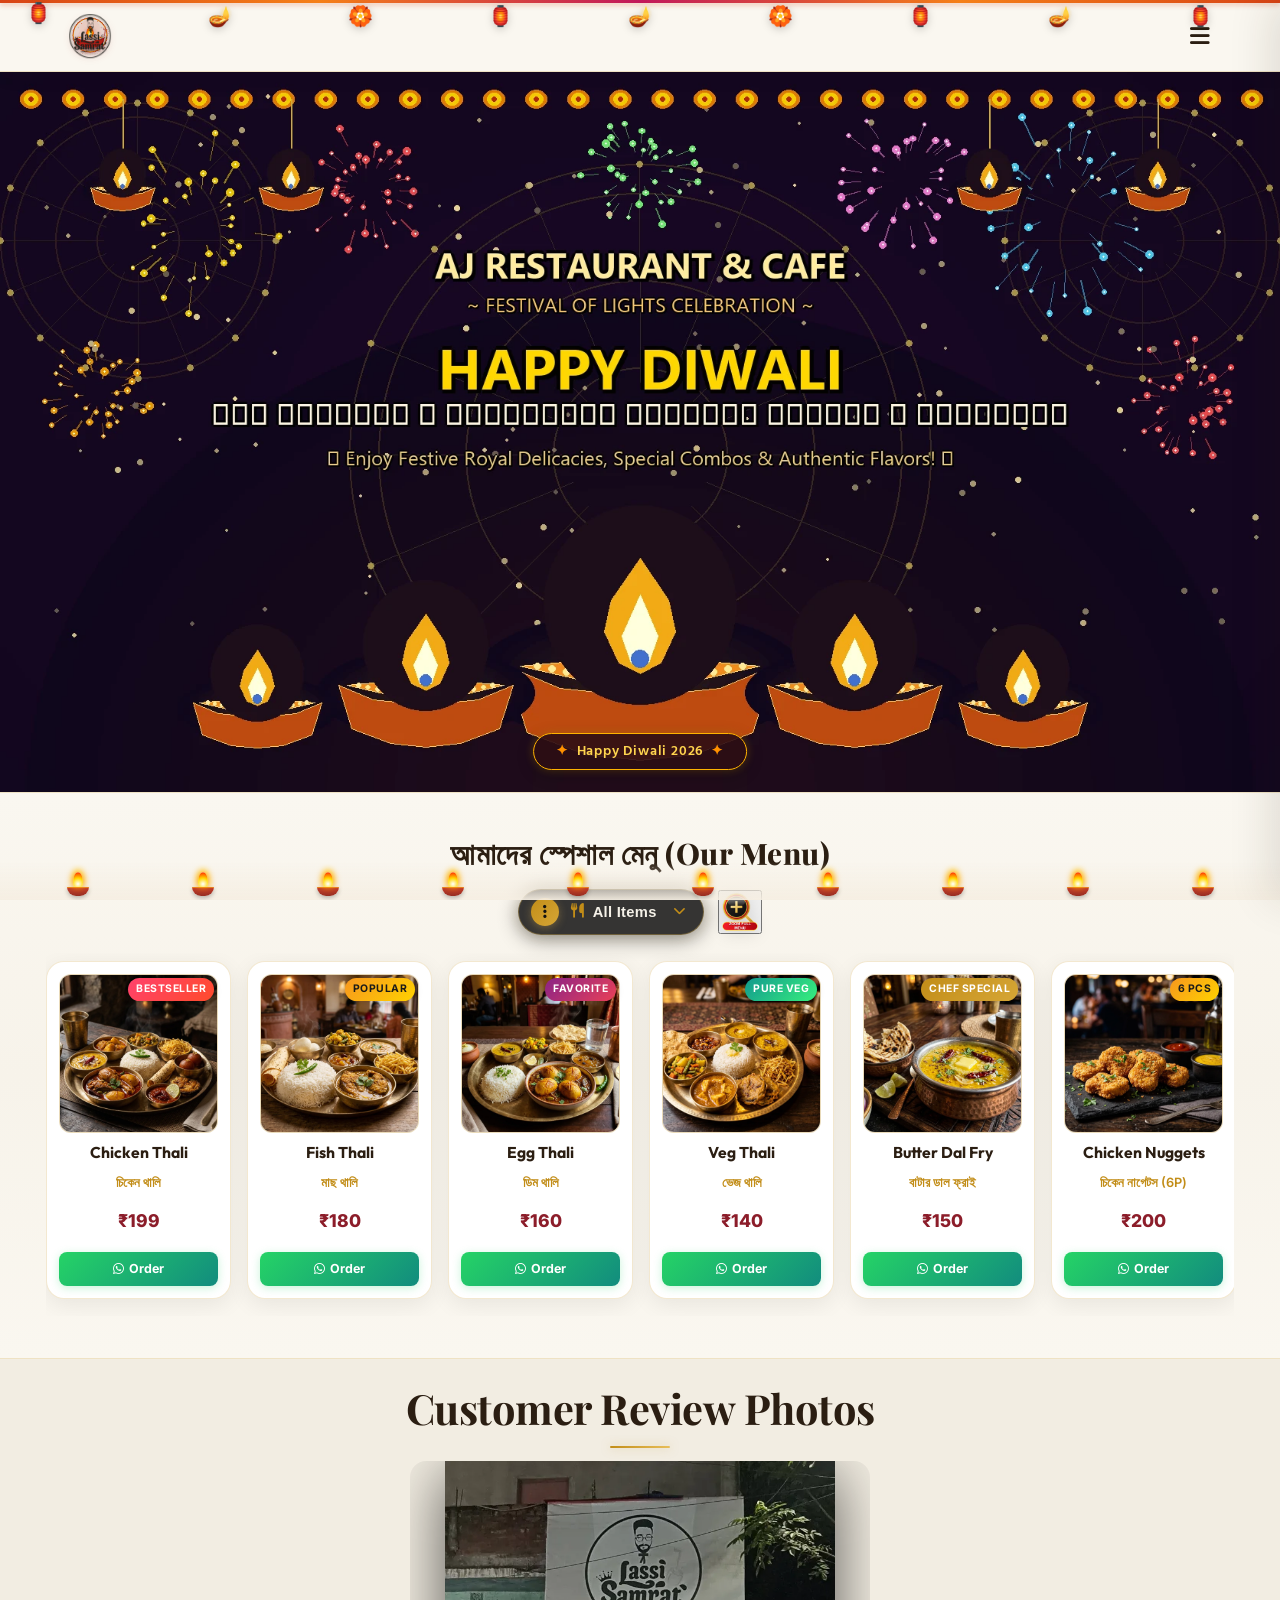
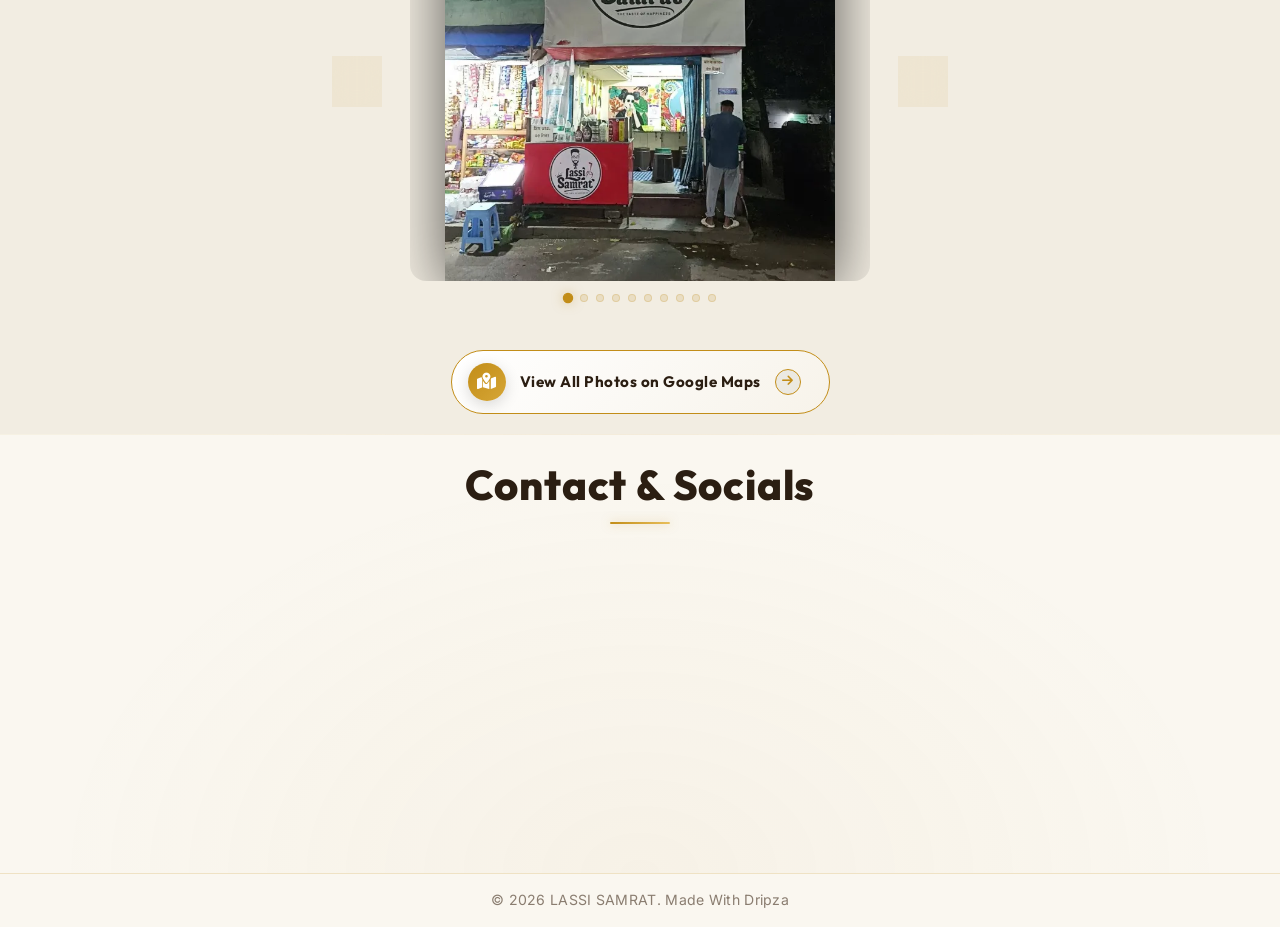
<file: index.html>
﻿<!DOCTYPE html>
<html lang="bn">
<head>
    <meta charset="UTF-8">
    <meta name="viewport" content="width=device-width, initial-scale=1.0">
    <title>LASSI SAMRAT</title>
    <link rel="icon" type="image/png" href="assets/lassi_samrat_logo.webp">
    <link href="https://fonts.googleapis.com/css2?family=Playfair+Display:wght@400;600;700;800&family=Outfit:wght@300;400;600;800&family=Inter:wght@300;400;500;600&family=Hind+Siliguri:wght@400;600;700&display=swap" rel="stylesheet">
    <link rel="stylesheet" href="https://cdnjs.cloudflare.com/ajax/libs/font-awesome/6.4.0/css/all.min.css">
    <link rel="stylesheet" href="styles.css?v=1.3">
</head>
<body class="no-scroll diwali-theme">
    <!-- Preloader Screen -->
    <div id="preloader">
        <div class="preloader-content">
            <div class="preloader-diya-glow">🪔</div>
            <h1 class="preloader-title">Welcome to <br><span class="highlight">LASSI SAMRAT</span></h1>
            <div class="preloader-loader">
                <div class="loader-bar"></div>
            </div>
        </div>
    </div>
    <!-- Navbar -->
        <!-- Hanging Decorative Diwali Toran & Lanterns -->
    <div class="diwali-hanging-toran" aria-hidden="true">
        <div class="toran-string"></div>
        <div class="toran-items">
            <span class="toran-lantern tl1">🏮</span>
            <span class="toran-diya td1">🪔</span>
            <span class="toran-flower tf1">🏵️</span>
            <span class="toran-lantern tl2">🏮</span>
            <span class="toran-diya td2">🪔</span>
            <span class="toran-flower tf2">🏵️</span>
            <span class="toran-lantern tl3">🏮</span>
            <span class="toran-diya td3">🪔</span>
            <span class="toran-lantern tl4">🏮</span>
        </div>
    </div>
    <nav class="navbar">
        <div class="logo-container">
            <img src="assets/lassi_samrat_logo.webp" alt="LASSI SAMRAT Logo" class="logo-brand-img">
            <div class="logo-text-wrapper">
                <span class="animated-football-header" title="Diwali Celebration">
                    <img src="assets/diwali_run_icon.webp" alt="Mahalaya Run Icon" style="object-fit: contain; filter: drop-shadow(0 2px 5px rgba(183, 28, 28, 0.4)) drop-shadow(0 1px 2px rgba(0, 0, 0, 0.25));">
                </span>
                <span class="logo-text">LASSI SAMRAT</span>
            </div>
        </div>
        <span class="rath-yatra-header-text diwali-header-text">✨ শুভ দীপাবলি ও কালীপূজা 🪔</span>
        <ul class="nav-links">
            <li><a href="#home">Home</a></li>
            <li><a href="#menu">Menu</a></li>
            <li><a href="#reviews">Reviews</a></li>
            <li><a href="#contact">Contact</a></li>
        </ul>
        <div class="navbar-actions">
            <div class="hamburger">
                <i class="fas fa-bars"></i>
            </div>
        </div>
    </nav>

    <!-- Hero Section -->
    <section id="home" class="hero">
        <div class="hero-bg banner-box">
            <img src="assets/diwali_greeting_banner.webp" alt="Happy Diwali Festival Banner" class="active">
            <img src="assets/banner_1.webp" alt="LASSI SAMRAT Banner 1">
            <img src="assets/banner_2.webp" alt="LASSI SAMRAT Banner 2">
            <img src="assets/banner_3.webp" alt="LASSI SAMRAT Banner 3">
            <div class="overlay"></div>
        </div>
        <!-- Interactive Diwali Fireworks Canvas Overlay -->
        <canvas id="diwali-fireworks-canvas"></canvas>
        <div class="hero-diwali-badge">
            <span class="sparkle-star">✦</span> Happy Diwali 2026 <span class="sparkle-star">✦</span>
        </div>
        <!-- Click/Hover Zones for Banner Control -->
        <div class="hero-nav-zone left-zone" title="Previous Image"></div>
        <div class="hero-nav-zone right-zone" title="Next Image"></div>
    </section>

                <!-- Digital Restaurant Menu Section -->
    <section id="menu" class="main-menu-section">
        <div class="menu-header-wrapper">
            <div class="menu-eyebrow-container">
                <span class="menu-eyebrow">আমাদের স্পেশাল মেনু (Our Menu)</span>
            </div>
        </div>

        <!-- Menu Category Filter Tabs -->
                <!-- Menu Category Filter Dropdown (Three-Dot Filter Menu) -->
        <!-- Menu Filter and Zoom Controls Row -->
        <div class="menu-filter-controls-row">
            <div class="menu-filter-dropdown-wrapper" id="main-menu-filter-dropdown-wrapper">
            <button type="button" class="menu-filter-dots-btn" id="main-menu-filter-dots-btn" aria-expanded="false" aria-haspopup="true" title="Filter Menu">
                <span class="three-dots-icon-box">
                    <i class="fas fa-ellipsis-v"></i>
                </span>
                <span class="current-filter-label" id="main-current-filter-label">
                    <i class="fas fa-utensils"></i>
                    <span>All Items</span>
                </span>
                <i class="fas fa-chevron-down filter-dropdown-arrow"></i>
            </button>

            <!-- Dropdown List of Category Filter Options -->
            <div class="menu-filter-dropdown-menu" id="main-menu-filter-dropdown-menu">
                <div class="menu-filter-dropdown-header">
                    <span><i class="fas fa-filter"></i> Filter Category</span>
                </div>
                <div class="menu-filter-dropdown-list">
                    <button type="button" class="menu-tab-btn active" data-category="all">
                        <span class="tab-btn-content">
                            <i class="fas fa-utensils tab-icon"></i>
                            <span class="tab-title">All Items</span>
                        </span>
                        <i class="fas fa-check active-indicator-icon"></i>
                    </button>
                    <button type="button" class="menu-tab-btn" data-category="thali">
                        <span class="tab-btn-content">
                            <i class="fas fa-bowl-rice tab-icon"></i>
                            <span class="tab-title">Bengali Thali</span>
                        </span>
                        <i class="fas fa-check active-indicator-icon"></i>
                    </button>
                    <button type="button" class="menu-tab-btn" data-category="snacks">
                        <span class="tab-btn-content">
                            <i class="fas fa-burger tab-icon"></i>
                            <span class="tab-title">Breakfast & Snacks</span>
                        </span>
                        <i class="fas fa-check active-indicator-icon"></i>
                    </button>
                    <button type="button" class="menu-tab-btn" data-category="beverages">
                        <span class="tab-btn-content">
                            <i class="fas fa-mug-hot tab-icon"></i>
                            <span class="tab-title">Tea & Coffee</span>
                        </span>
                        <i class="fas fa-check active-indicator-icon"></i>
                    </button>
                    <button type="button" class="menu-tab-btn" data-category="extras">
                        <span class="tab-btn-content">
                            <i class="fas fa-plate-wheat tab-icon"></i>
                            <span class="tab-title">Sides & Extras</span>
                        </span>
                        <i class="fas fa-check active-indicator-icon"></i>
                    </button>
                </div>
            </div>
        </div>

            <!-- Zoom Full Menu Button on Right Side of Filter -->
            <button type="button" class="menu-zoom-img-btn" id="open-full-menu-modal-btn" title="Open Complete Menu Card (সম্পূর্ণ মেনু)">
                    <img src="assets/zoom_full_menu_icon.webp" alt="Zoom Full Menu" class="zoom-full-menu-img">
                </button>
        </div>
        

        <!-- Menu Cards Horizontal Side-Scroll Wrapper -->
        <div class="main-menu-scroll-wrapper">
            <div class="main-menu-scroll-track" id="main-restaurant-menu-scroll">
                
                <!-- 1. Chicken Thali -->
                <div class="food-menu-card" data-category="thali">
                    <div class="food-card-badge bestseller">Bestseller</div>
                    <div class="food-card-img-box">
                        <img src="assets/menu_chicken_thali.webp" alt="Chicken Thali" loading="lazy">
                    </div>
                    <div class="food-card-body">
                        <h3 class="food-title">Chicken Thali</h3>
                        <span class="bengali-title">চিকেন থালি</span>
                        <span class="food-price">₹199</span>
                        <a href="https://wa.me/918250642060?text=Hi%20LASSI%20SAMRAT,%20I%20want%20to%20order%20Chicken%20Thali%20(₹199)" target="_blank" class="food-order-btn">
                            <i class="fab fa-whatsapp"></i> Order
                        </a>
                    </div>
                </div>

                <!-- 2. Fish Thali -->
                <div class="food-menu-card" data-category="thali">
                    <div class="food-card-badge popular">Popular</div>
                    <div class="food-card-img-box">
                        <img src="assets/menu_fish_thali.webp" alt="Fish Thali" loading="lazy">
                    </div>
                    <div class="food-card-body">
                        <h3 class="food-title">Fish Thali</h3>
                        <span class="bengali-title">মাছ থালি</span>
                        <span class="food-price">₹180</span>
                        <a href="https://wa.me/918250642060?text=Hi%20LASSI%20SAMRAT,%20I%20want%20to%20order%20Fish%20Thali%20(₹180)" target="_blank" class="food-order-btn">
                            <i class="fab fa-whatsapp"></i> Order
                        </a>
                    </div>
                </div>

                <!-- 3. Egg Thali -->
                <div class="food-menu-card" data-category="thali">
                    <div class="food-card-badge special">Favorite</div>
                    <div class="food-card-img-box">
                        <img src="assets/menu_egg_thali.webp" alt="Egg Thali" loading="lazy">
                    </div>
                    <div class="food-card-body">
                        <h3 class="food-title">Egg Thali</h3>
                        <span class="bengali-title">ডিম থালি</span>
                        <span class="food-price">₹160</span>
                        <a href="https://wa.me/918250642060?text=Hi%20LASSI%20SAMRAT,%20I%20want%20to%20order%20Egg%20Thali%20(₹160)" target="_blank" class="food-order-btn">
                            <i class="fab fa-whatsapp"></i> Order
                        </a>
                    </div>
                </div>

                <!-- 4. Veg Thali -->
                <div class="food-menu-card" data-category="thali">
                    <div class="food-card-badge pure-veg">Pure Veg</div>
                    <div class="food-card-img-box">
                        <img src="assets/menu_veg_thali.webp" alt="Veg Thali" loading="lazy">
                    </div>
                    <div class="food-card-body">
                        <h3 class="food-title">Veg Thali</h3>
                        <span class="bengali-title">ভেজ থালি</span>
                        <span class="food-price">₹140</span>
                        <a href="https://wa.me/918250642060?text=Hi%20LASSI%20SAMRAT,%20I%20want%20to%20order%20Veg%20Thali%20(₹140)" target="_blank" class="food-order-btn">
                            <i class="fab fa-whatsapp"></i> Order
                        </a>
                    </div>
                </div>

                <!-- 5. Butter Dal Fry -->
                <div class="food-menu-card" data-category="extras">
                    <div class="food-card-badge chef">Chef Special</div>
                    <div class="food-card-img-box">
                        <img src="assets/menu_butter_dal_fry.webp" alt="Butter Dal Fry" loading="lazy">
                    </div>
                    <div class="food-card-body">
                        <h3 class="food-title">Butter Dal Fry</h3>
                        <span class="bengali-title">বাটার ডাল ফ্রাই</span>
                        <span class="food-price">₹150</span>
                        <a href="https://wa.me/918250642060?text=Hi%20LASSI%20SAMRAT,%20I%20want%20to%20order%20Butter%20Dal%20Fry%20(₹150)" target="_blank" class="food-order-btn">
                            <i class="fab fa-whatsapp"></i> Order
                        </a>
                    </div>
                </div>

                <!-- 6. Chicken Nuggets -->
                <div class="food-menu-card" data-category="snacks">
                    <div class="food-card-badge popular">6 Pcs</div>
                    <div class="food-card-img-box">
                        <img src="assets/menu_chicken_nuggets.webp" alt="Chicken Nuggets" loading="lazy">
                    </div>
                    <div class="food-card-body">
                        <h3 class="food-title">Chicken Nuggets</h3>
                        <span class="bengali-title">চিকেন নাগেটস (6P)</span>
                        <span class="food-price">₹200</span>
                        <a href="https://wa.me/918250642060?text=Hi%20LASSI%20SAMRAT,%20I%20want%20to%20order%20Chicken%20Nuggets%20(₹200)" target="_blank" class="food-order-btn">
                            <i class="fab fa-whatsapp"></i> Order
                        </a>
                    </div>
                </div>

                <!-- 7. Aloo Tikki -->
                <div class="food-menu-card" data-category="snacks">
                    <div class="food-card-badge pure-veg">Big Size</div>
                    <div class="food-card-img-box">
                        <img src="assets/menu_aloo_tikki.webp" alt="Aloo Tikki Big Size" loading="lazy">
                    </div>
                    <div class="food-card-body">
                        <h3 class="food-title">Aloo Tikki 6P</h3>
                        <span class="bengali-title">আলু টিক্কি (6P)</span>
                        <span class="food-price">₹180</span>
                        <a href="https://wa.me/918250642060?text=Hi%20LASSI%20SAMRAT,%20I%20want%20to%20order%20Aloo%20Tikki%20(₹180)" target="_blank" class="food-order-btn">
                            <i class="fab fa-whatsapp"></i> Order
                        </a>
                    </div>
                </div>

                <!-- 8. Egg Maggie -->
                <div class="food-menu-card" data-category="snacks">
                    <div class="food-card-badge popular">Hot</div>
                    <div class="food-card-img-box">
                        <img src="assets/menu_egg_maggie.webp" alt="Egg Maggie" loading="lazy">
                    </div>
                    <div class="food-card-body">
                        <h3 class="food-title">Egg Maggie</h3>
                        <span class="bengali-title">এগ ম্যাগি</span>
                        <span class="food-price">₹80</span>
                        <a href="https://wa.me/918250642060?text=Hi%20LASSI%20SAMRAT,%20I%20want%20to%20order%20Egg%20Maggie%20(₹80)" target="_blank" class="food-order-btn">
                            <i class="fab fa-whatsapp"></i> Order
                        </a>
                    </div>
                </div>

                <!-- 9. Veg Maggie -->
                <div class="food-menu-card" data-category="snacks">
                    <div class="food-card-badge pure-veg">Veg</div>
                    <div class="food-card-img-box">
                        <img src="assets/menu_egg_maggie.webp" alt="Veg Maggie" loading="lazy">
                    </div>
                    <div class="food-card-body">
                        <h3 class="food-title">Veg Maggie</h3>
                        <span class="bengali-title">ভেজ ম্যাগি</span>
                        <span class="food-price">₹60</span>
                        <a href="https://wa.me/918250642060?text=Hi%20LASSI%20SAMRAT,%20I%20want%20to%20order%20Veg%20Maggie%20(₹60)" target="_blank" class="food-order-btn">
                            <i class="fab fa-whatsapp"></i> Order
                        </a>
                    </div>
                </div>

                <!-- 10. Bread Omelette -->
                <div class="food-menu-card" data-category="snacks">
                    <div class="food-card-badge special">Breakfast</div>
                    <div class="food-card-img-box">
                        <img src="assets/menu6.webp" alt="Bread Omelette Jam Butter" loading="lazy">
                    </div>
                    <div class="food-card-body">
                        <h3 class="food-title">Bread Omelette</h3>
                        <span class="bengali-title">ব্রেড ওমলেট / জ্যাম</span>
                        <span class="food-price">₹60</span>
                        <a href="https://wa.me/918250642060?text=Hi%20LASSI%20SAMRAT,%20I%20want%20to%20order%20Bread%20Omelette%20(₹60)" target="_blank" class="food-order-btn">
                            <i class="fab fa-whatsapp"></i> Order
                        </a>
                    </div>
                </div>

                <!-- 11. Chai & Coffee -->
                <div class="food-menu-card" data-category="beverages">
                    <div class="food-card-badge special">Hot</div>
                    <div class="food-card-img-box">
                        <img src="assets/menu_tea_coffee.webp" alt="Coffee" loading="lazy">
                    </div>
                    <div class="food-card-body">
                        <h3 class="food-title">Milk / Black Coffee</h3>
                        <span class="bengali-title">কফি (Min 2 Cup)</span>
                        <span class="food-price">₹50</span>
                        <a href="https://wa.me/918250642060?text=Hi%20LASSI%20SAMRAT,%20I%20want%20to%20order%20Coffee" target="_blank" class="food-order-btn">
                            <i class="fab fa-whatsapp"></i> Order
                        </a>
                    </div>
                </div>

                <!-- 12. Milk / Black Tea -->
                <div class="food-menu-card" data-category="beverages">
                    <div class="food-card-badge bestseller">Chai</div>
                    <div class="food-card-img-box">
                        <img src="assets/menu_tea_coffee.webp" alt="Tea" loading="lazy">
                    </div>
                    <div class="food-card-body">
                        <h3 class="food-title">Black / Milk Tea</h3>
                        <span class="bengali-title">চা (Min 2 Cup)</span>
                        <span class="food-price">₹25</span>
                        <a href="https://wa.me/918250642060?text=Hi%20LASSI%20SAMRAT,%20I%20want%20to%20order%20Tea" target="_blank" class="food-order-btn">
                            <i class="fab fa-whatsapp"></i> Order
                        </a>
                    </div>
                </div>

                <!-- 13. Green Tea -->
                <div class="food-menu-card" data-category="beverages">
                    <div class="food-card-badge pure-veg">Healthy</div>
                    <div class="food-card-img-box">
                        <img src="assets/menu_tea_coffee.webp" alt="Green Tea" loading="lazy">
                    </div>
                    <div class="food-card-body">
                        <h3 class="food-title">Green Tea</h3>
                        <span class="bengali-title">গ্রিন টি (Min 2 Cup)</span>
                        <span class="food-price">₹40</span>
                        <a href="https://wa.me/918250642060?text=Hi%20LASSI%20SAMRAT,%20I%20want%20to%20order%20Green%20Tea" target="_blank" class="food-order-btn">
                            <i class="fab fa-whatsapp"></i> Order
                        </a>
                    </div>
                </div>

                <!-- 14. Extra Chicken 4P -->
                <div class="food-menu-card" data-category="extras">
                    <div class="food-card-badge popular">4 Pcs</div>
                    <div class="food-card-img-box">
                        <img src="assets/menu_chicken_thali.webp" alt="Extra Chicken" loading="lazy">
                    </div>
                    <div class="food-card-body">
                        <h3 class="food-title">Extra Chicken (4P)</h3>
                        <span class="bengali-title">চিকেন কারি (4P)</span>
                        <span class="food-price">₹180</span>
                        <a href="https://wa.me/918250642060?text=Hi%20LASSI%20SAMRAT,%20I%20want%20to%20order%20Extra%20Chicken%204P%20(₹180)" target="_blank" class="food-order-btn">
                            <i class="fab fa-whatsapp"></i> Order
                        </a>
                    </div>
                </div>

                <!-- 15. Extra Mutton 1P -->
                <div class="food-menu-card" data-category="extras">
                    <div class="food-card-badge special">Special</div>
                    <div class="food-card-img-box">
                        <img src="assets/menu3.webp" alt="Extra Mutton" loading="lazy">
                    </div>
                    <div class="food-card-body">
                        <h3 class="food-title">Extra Mutton (1P)</h3>
                        <span class="bengali-title">মটন (স্পেশাল অর্ডার)</span>
                        <span class="food-price">₹80</span>
                        <a href="https://wa.me/918250642060?text=Hi%20LASSI%20SAMRAT,%20I%20want%20to%20order%20Extra%20Mutton%20(₹80)" target="_blank" class="food-order-btn">
                            <i class="fab fa-whatsapp"></i> Order
                        </a>
                    </div>
                </div>

                <!-- 16. Extra Fish 1P -->
                <div class="food-menu-card" data-category="extras">
                    <div class="food-card-badge popular">1 Pc</div>
                    <div class="food-card-img-box">
                        <img src="assets/menu_fish_thali.webp" alt="Extra Fish" loading="lazy">
                    </div>
                    <div class="food-card-body">
                        <h3 class="food-title">Extra Fish (1P)</h3>
                        <span class="bengali-title">মাছ ১ পিস</span>
                        <span class="food-price">₹80</span>
                        <a href="https://wa.me/918250642060?text=Hi%20LASSI%20SAMRAT,%20I%20want%20to%20order%20Extra%20Fish%20(₹80)" target="_blank" class="food-order-btn">
                            <i class="fab fa-whatsapp"></i> Order
                        </a>
                    </div>
                </div>

                <!-- 17. Green Salad -->
                <div class="food-menu-card" data-category="extras">
                    <div class="food-card-badge pure-veg">Fresh</div>
                    <div class="food-card-img-box">
                        <img src="assets/menu_veg_thali.webp" alt="Green Salad" loading="lazy">
                    </div>
                    <div class="food-card-body">
                        <h3 class="food-title">Green Salad</h3>
                        <span class="bengali-title">গ্রিন স্যালাড</span>
                        <span class="food-price">₹100</span>
                        <a href="https://wa.me/918250642060?text=Hi%20LASSI%20SAMRAT,%20I%20want%20to%20order%20Green%20Salad%20(₹100)" target="_blank" class="food-order-btn">
                            <i class="fab fa-whatsapp"></i> Order
                        </a>
                    </div>
                </div>

                <!-- 18. Extra Egg (2P) -->
                <div class="food-menu-card" data-category="extras">
                    <div class="food-card-badge special">2 Pcs</div>
                    <div class="food-card-img-box">
                        <img src="assets/menu_egg_thali.webp" alt="Extra Egg 2P" loading="lazy">
                    </div>
                    <div class="food-card-body">
                        <h3 class="food-title">Extra Egg (2P)</h3>
                        <span class="bengali-title">ডিম (২ পিস)</span>
                        <span class="food-price">₹50</span>
                        <a href="https://wa.me/918250642060?text=Hi%20LASSI%20SAMRAT,%20I%20want%20to%20order%20Extra%20Egg%202P%20(₹50)" target="_blank" class="food-order-btn">
                            <i class="fab fa-whatsapp"></i> Order
                        </a>
                    </div>
                </div>

                <!-- 19. Extra Rice -->
                <div class="food-menu-card" data-category="extras">
                    <div class="food-card-badge popular">1 Plate</div>
                    <div class="food-card-img-box">
                        <img src="assets/menu_veg_thali.webp" alt="Extra Rice" loading="lazy">
                    </div>
                    <div class="food-card-body">
                        <h3 class="food-title">Extra Rice</h3>
                        <span class="bengali-title">এক্সট্রা ভাত</span>
                        <span class="food-price">₹50</span>
                        <a href="https://wa.me/918250642060?text=Hi%20LASSI%20SAMRAT,%20I%20want%20to%20order%20Extra%20Rice%20(₹50)" target="_blank" class="food-order-btn">
                            <i class="fab fa-whatsapp"></i> Order
                        </a>
                    </div>
                </div>

                <!-- 20. Extra Misti / Papad / Roti -->
                <div class="food-menu-card" data-category="extras">
                    <div class="food-card-badge pure-veg">Per Pc</div>
                    <div class="food-card-img-box">
                        <img src="assets/menu2.webp" alt="Extra Misti Papad Roti" loading="lazy">
                    </div>
                    <div class="food-card-body">
                        <h3 class="food-title">Extra Misti / Papad / Roti</h3>
                        <span class="bengali-title">মিষ্টি / পাঁপড় / রুটি</span>
                        <span class="food-price">₹10</span>
                        <a href="https://wa.me/918250642060?text=Hi%20LASSI%20SAMRAT,%20I%20want%20to%20order%20Extra%20Misti%20Papad%20Roti%20(₹10)" target="_blank" class="food-order-btn">
                            <i class="fab fa-whatsapp"></i> Order
                        </a>
                    </div>
                </div>

                <!-- 21. Extra Sabji / Dal / Vaji -->
                <div class="food-menu-card" data-category="extras">
                    <div class="food-card-badge pure-veg">Side Bowl</div>
                    <div class="food-card-img-box">
                        <img src="assets/menu_butter_dal_fry.webp" alt="Extra Sabji Dal Vaji" loading="lazy">
                    </div>
                    <div class="food-card-body">
                        <h3 class="food-title">Extra Sabji / Dal / Vaji</h3>
                        <span class="bengali-title">সবজি / ডাল / ভাজি</span>
                        <span class="food-price">₹30</span>
                        <a href="https://wa.me/918250642060?text=Hi%20LASSI%20SAMRAT,%20I%20want%20to%20order%20Extra%20Sabji%20Dal%20Vaji%20(₹30)" target="_blank" class="food-order-btn">
                            <i class="fab fa-whatsapp"></i> Order
                        </a>
                    </div>
                </div>

                <!-- 18. Water Bottle -->
                <div class="food-menu-card" data-category="beverages">
                    <div class="food-card-badge pure-veg">Mineral</div>
                    <div class="food-card-img-box">
                        <img src="assets/menu5.webp" alt="Water Bottle" loading="lazy">
                    </div>
                    <div class="food-card-body">
                        <h3 class="food-title">Water Bottle</h3>
                        <span class="bengali-title">জল 1L / 2L</span>
                        <span class="food-price">₹20 / ₹30</span>
                        <a href="https://wa.me/918250642060?text=Hi%20LASSI%20SAMRAT,%20I%20want%20to%20order%20Water%20Bottle" target="_blank" class="food-order-btn">
                            <i class="fab fa-whatsapp"></i> Order
                        </a>
                    </div>
                </div>

            </div>
        </div>
    </section>

    <!-- Reviews Section (Photo Gallery) -->
    <section id="reviews" class="reviews-section">
        <h2 class="section-title">Customer Review Photos</h2>
        <div class="reviews-slider-container">
            <div class="reviews-slider">
                <div class="review-slide active">
                    <img src="assets/review_1.webp" alt="Customer Review 1">
                </div>
                <div class="review-slide">
                    <img src="assets/review_2.webp" alt="Customer Review 2">
                </div>
                <div class="review-slide">
                    <img src="assets/review_3.webp" alt="Customer Review 3">
                </div>
                <div class="review-slide">
                    <img src="assets/review_4.webp" alt="Customer Review 4">
                </div>
                <div class="review-slide">
                    <img src="assets/review_5.webp" alt="Customer Review 5">
                </div>
                <div class="review-slide">
                    <img src="assets/review_6.webp" alt="Customer Review 6">
                </div>
                <div class="review-slide">
                    <img src="assets/review_7.webp" alt="Customer Review 7">
                </div>
                <div class="review-slide">
                    <img src="assets/review_8.webp" alt="Customer Review 8">
                </div>
                <div class="review-slide">
                    <img src="assets/review_9.webp" alt="Customer Review 9">
                </div>
                <div class="review-slide">
                    <img src="assets/review_10.webp" alt="Customer Review 10">
                </div>
            </div>
            
            <!-- Slider Controls -->
            <button class="slider-btn prev-btn"><i class="fas fa-chevron-left"></i></button>
            <button class="slider-btn next-btn"><i class="fas fa-chevron-right"></i></button>
            
            <!-- Slider Dots -->
            <div class="slider-dots">
                <span class="dot active" data-index="0"></span>
                <span class="dot" data-index="1"></span>
                <span class="dot" data-index="2"></span>
                <span class="dot" data-index="3"></span>
                <span class="dot" data-index="4"></span>
                <span class="dot" data-index="5"></span>
                <span class="dot" data-index="6"></span>
                <span class="dot" data-index="7"></span>
                <span class="dot" data-index="8"></span>
                <span class="dot" data-index="9"></span>
            </div>
        </div>
        <div style="text-align: center; margin-top: 3rem;">
            <div class="reviews-cta-wrapper">
            <a href="https://maps.app.goo.gl/MTrVVqV8BLY86Qvq5" target="_blank" class="modern-maps-btn" title="Open Google Maps Gallery">
                <span class="maps-icon-badge"><i class="fas fa-map-marked-alt"></i></span>
                <span class="maps-btn-text">View All Photos on Google Maps</span>
                <span class="maps-arrow-circle"><i class="fas fa-arrow-right"></i></span>
            </a>
        </div>
        </div>
    </section>

    <!-- Contact & Footer -->
    <section id="contact" class="contact-section">
        <h2 class="section-title">Contact & Socials</h2>
        <div class="contact-container glassmorphism">
            <div class="contact-info">
                <h2>Visit Us</h2>
                <div class="info-item">
                    <a href="https://maps.app.goo.gl/Sg64hipU9bto5KUr9" target="_blank" style="color: inherit; text-decoration: none; display: flex; align-items: center; gap: 15px;">
                        <i class="fas fa-map-marker-alt"></i>
                        <p>Sarkarpara Bypass Rd, near by Nabadwip Road, Sarkar Para, Nabadwip, West Bengal 741302</p>
                    </a>
                </div>
                <div class="info-item">
                    <i class="fas fa-phone-alt"></i>
                    <p>+91 8250642060</p>
                </div>
                <div class="info-item">
                    <i class="fas fa-envelope"></i>
                    <p>hello@lassisamrat.com</p>
                </div>
            </div>
            <div class="social-links">
                <h2>Follow Us</h2>
                <div class="social-icons">
                    <a href="#" class="social-icon"><i class="fab fa-instagram"></i></a>
                    <a href="#" class="social-icon"><i class="fab fa-facebook-f"></i></a>
                    <a href="#" class="social-icon"><i class="fab fa-youtube"></i></a>
                    <a href="https://wa.me/918250642060" target="_blank" class="social-icon"><i class="fab fa-whatsapp"></i></a>
                    <a href="https://maps.app.goo.gl/Sg64hipU9bto5KUr9" target="_blank" class="social-icon"><i class="fas fa-map-marker-alt"></i></a>
                </div>
            </div>
        </div>
    </section>

    <footer>
        <p>&copy; 2026 LASSI SAMRAT. Made With Dripza</p>
    </footer>



    <!-- Full Menu Interactive Modal -->
    <div class="full-menu-modal" id="full-menu-modal" aria-hidden="true">
        <div class="full-menu-modal-overlay" id="full-menu-modal-overlay"></div>
        <div class="full-menu-modal-container">
            <!-- Modal Sticky Top Header Container (Header + Hero Title + Search + Category Tabs) -->
            <div class="full-menu-modal-top-section">
                <!-- Modal Header -->
                <div class="full-menu-modal-header">
                    <div class="full-menu-modal-header-left">
                        <button class="menu-modal-close-btn" id="close-full-menu-modal-btn" aria-label="Close Full Menu">
                            <i class="fas fa-arrow-left"></i> <span>Back</span>
                        </button>
                        <div class="full-menu-modal-title">
                            LASSI SAMRAT
                        </div>
                    </div>
                    <div class="full-menu-modal-header-right">
                        <a href="#modal-order-timings" class="menu-modal-timing-btn" id="modal-timing-btn" title="Order Timings">
                            <i class="fas fa-clock"></i> <span>Timings</span>
                        </a>
                        <a href="tel:918250642060" class="menu-modal-call-btn">
                            <i class="fas fa-phone-alt"></i> <span>918250642060</span>
                        </a>
                        <button class="menu-modal-close-icon-btn" id="close-full-menu-icon-btn" aria-label="Close">
                            <i class="fas fa-times"></i>
                        </button>
                    </div>
                </div>

                <!-- Modal Hero Header -->
                <div class="full-menu-hero">
                    <h1>Complete Menu Card <span class="bengali-heading">আমাদের সম্পূর্ণ ডিজিটাল মেনু</span></h1>
                </div>

                <!-- Search Bar & Category Filter Tabs -->
                <div class="menu-control-bar">
                    

                    <!-- Modal Category Filter Dropdown (Three-Dot Filter Menu) -->
                    <div class="menu-filter-dropdown-wrapper" id="modal-menu-filter-dropdown-wrapper">
            <button type="button" class="menu-filter-dots-btn" id="modal-menu-filter-dots-btn" aria-expanded="false" aria-haspopup="true" title="Filter Menu">
                <span class="three-dots-icon-box">
                    <i class="fas fa-ellipsis-v"></i>
                </span>
                <span class="current-filter-label" id="modal-current-filter-label">
                    <i class="fas fa-utensils"></i>
                    <span>All Items</span>
                </span>
                <i class="fas fa-chevron-down filter-dropdown-arrow"></i>
            </button>

            <!-- Dropdown List of Category Filter Options -->
            <div class="menu-filter-dropdown-menu" id="modal-menu-filter-dropdown-menu">
                <div class="menu-filter-dropdown-header">
                    <span><i class="fas fa-filter"></i> Filter Category</span>
                </div>
                <div class="menu-filter-dropdown-list">
                    <button type="button" class="menu-tab-btn active" data-category="all">
                        <span class="tab-btn-content">
                            <i class="fas fa-utensils tab-icon"></i>
                            <span class="tab-title">All Items</span>
                        </span>
                        <i class="fas fa-check active-indicator-icon"></i>
                    </button>
                    <button type="button" class="menu-tab-btn" data-category="thali">
                        <span class="tab-btn-content">
                            <i class="fas fa-bowl-rice tab-icon"></i>
                            <span class="tab-title">Bengali Thali</span>
                        </span>
                        <i class="fas fa-check active-indicator-icon"></i>
                    </button>
                    <button type="button" class="menu-tab-btn" data-category="snacks">
                        <span class="tab-btn-content">
                            <i class="fas fa-burger tab-icon"></i>
                            <span class="tab-title">Breakfast & Snacks</span>
                        </span>
                        <i class="fas fa-check active-indicator-icon"></i>
                    </button>
                    <button type="button" class="menu-tab-btn" data-category="beverages">
                        <span class="tab-btn-content">
                            <i class="fas fa-mug-hot tab-icon"></i>
                            <span class="tab-title">Tea & Coffee</span>
                        </span>
                        <i class="fas fa-check active-indicator-icon"></i>
                    </button>
                    <button type="button" class="menu-tab-btn" data-category="extras">
                        <span class="tab-btn-content">
                            <i class="fas fa-plate-wheat tab-icon"></i>
                            <span class="tab-title">Sides & Extras</span>
                        </span>
                        <i class="fas fa-check active-indicator-icon"></i>
                    </button>
                </div>
            </div>
                </div>

                    <div class="search-box-wrapper">
                        <i class="fas fa-search"></i>
                        <input type="text" id="modal-menu-search-input" placeholder="খাবারের নাম লিখে খুঁজুন (Search dishes...)" autocomplete="off" enterkeyhint="search">
                        <button type="button" id="modal-menu-search-clear" class="search-clear-btn" aria-label="Clear search" title="à¦®à§à¦›à§‡ à¦«à§‡à¦²à§à¦¨ (Clear)">
                            <i class="fas fa-times"></i>
                        </button>
                    </div>
            </div>
            </div>

            <div class="full-menu-modal-body">
                <!-- Complete Menu Card Grid -->
                <div class="compact-menu-grid-container">
                    <div class="compact-grid" id="modal-full-menu-grid">

                        <!-- 1. Chicken Thali -->
                        <div class="food-menu-card" data-category="thali" data-keywords="chicken thali murgi murgir mangsho rice dal sabji thali">
                            <div class="food-card-badge bestseller">Bestseller</div>
                            <div class="food-card-img-box">
                                <img src="assets/menu_chicken_thali.webp" alt="Chicken Thali" loading="lazy">
                            </div>
                            <div class="food-card-body">
                                <h3 class="food-title">Chicken Thali</h3>
                                <span class="bengali-title">চিকেন থালি</span>
                                <span class="food-price">₹199</span>
                                <a href="https://wa.me/918250642060?text=Hi%20LASSI%20SAMRAT,%20I%20want%20to%20order%20Chicken%20Thali%20(₹199)" target="_blank" class="food-order-btn">
                                    <i class="fab fa-whatsapp"></i> Order
                                </a>
                            </div>
                        </div>

                        <!-- 2. Fish Thali -->
                        <div class="food-menu-card" data-category="thali" data-keywords="fish thali macher thali mach jhol rui katla rice dal thali">
                            <div class="food-card-badge popular">Popular</div>
                            <div class="food-card-img-box">
                                <img src="assets/menu_fish_thali.webp" alt="Fish Thali" loading="lazy">
                            </div>
                            <div class="food-card-body">
                                <h3 class="food-title">Fish Thali</h3>
                                <span class="bengali-title">মাছ থালি</span>
                                <span class="food-price">₹180</span>
                                <a href="https://wa.me/918250642060?text=Hi%20LASSI%20SAMRAT,%20I%20want%20to%20order%20Fish%20Thali%20(₹180)" target="_blank" class="food-order-btn">
                                    <i class="fab fa-whatsapp"></i> Order
                                </a>
                            </div>
                        </div>

                        <!-- 3. Egg Thali -->
                        <div class="food-menu-card" data-category="thali" data-keywords="egg thali dimer thali dim kosha rice dal thali">
                            <div class="food-card-badge special">Favorite</div>
                            <div class="food-card-img-box">
                                <img src="assets/menu_egg_thali.webp" alt="Egg Thali" loading="lazy">
                            </div>
                            <div class="food-card-body">
                                <h3 class="food-title">Egg Thali</h3>
                                <span class="bengali-title">ডিম থালি</span>
                                <span class="food-price">₹160</span>
                                <a href="https://wa.me/918250642060?text=Hi%20LASSI%20SAMRAT,%20I%20want%20to%20order%20Egg%20Thali%20(₹160)" target="_blank" class="food-order-btn">
                                    <i class="fab fa-whatsapp"></i> Order
                                </a>
                            </div>
                        </div>

                        <!-- 4. Veg Thali -->
                        <div class="food-menu-card" data-category="thali" data-keywords="veg thali niramish thali paneer dal sabji rice mishti doi">
                            <div class="food-card-badge pure-veg">Pure Veg</div>
                            <div class="food-card-img-box">
                                <img src="assets/menu_veg_thali.webp" alt="Veg Thali" loading="lazy">
                            </div>
                            <div class="food-card-body">
                                <h3 class="food-title">Veg Thali</h3>
                                <span class="bengali-title">ভেজ থালি</span>
                                <span class="food-price">₹140</span>
                                <a href="https://wa.me/918250642060?text=Hi%20LASSI%20SAMRAT,%20I%20want%20to%20order%20Veg%20Thali%20(₹140)" target="_blank" class="food-order-btn">
                                    <i class="fab fa-whatsapp"></i> Order
                                </a>
                            </div>
                        </div>

                        <!-- 5. Butter Dal Fry -->
                        <div class="food-menu-card" data-category="extras" data-keywords="butter dal fry yellow dal tadka veg">
                            <div class="food-card-badge chef">Chef Special</div>
                            <div class="food-card-img-box">
                                <img src="assets/menu_butter_dal_fry.webp" alt="Butter Dal Fry" loading="lazy">
                            </div>
                            <div class="food-card-body">
                                <h3 class="food-title">Butter Dal Fry</h3>
                                <span class="bengali-title">বাটার ডাল ফ্রাই</span>
                                <span class="food-price">₹150</span>
                                <a href="https://wa.me/918250642060?text=Hi%20LASSI%20SAMRAT,%20I%20want%20to%20order%20Butter%20Dal%20Fry%20(₹150)" target="_blank" class="food-order-btn">
                                    <i class="fab fa-whatsapp"></i> Order
                                </a>
                            </div>
                        </div>

                        <!-- 6. Chicken Nuggets (6P) -->
                        <div class="food-menu-card" data-category="snacks" data-keywords="chicken nuggets 6p fried snacks non-veg">
                            <div class="food-card-badge popular">6 Pcs</div>
                            <div class="food-card-img-box">
                                <img src="assets/menu_chicken_nuggets.webp" alt="Chicken Nuggets" loading="lazy">
                            </div>
                            <div class="food-card-body">
                                <h3 class="food-title">Chicken Nuggets</h3>
                                <span class="bengali-title">চিকেন নাগেটস (6P)</span>
                                <span class="food-price">₹200</span>
                                <a href="https://wa.me/918250642060?text=Hi%20LASSI%20SAMRAT,%20I%20want%20to%20order%20Chicken%20Nuggets%20(₹200)" target="_blank" class="food-order-btn">
                                    <i class="fab fa-whatsapp"></i> Order
                                </a>
                            </div>
                        </div>

                        <!-- 7. Aloo Tikki Big Size (6P) -->
                        <div class="food-menu-card" data-category="snacks" data-keywords="aloo tikki potato cutlet snacks big size veg">
                            <div class="food-card-badge pure-veg">Big Size</div>
                            <div class="food-card-img-box">
                                <img src="assets/menu_aloo_tikki.webp" alt="Aloo Tikki Big Size" loading="lazy">
                            </div>
                            <div class="food-card-body">
                                <h3 class="food-title">Aloo Tikki 6P</h3>
                                <span class="bengali-title">আলু টিক্কি (6P)</span>
                                <span class="food-price">₹180</span>
                                <a href="https://wa.me/918250642060?text=Hi%20LASSI%20SAMRAT,%20I%20want%20to%20order%20Aloo%20Tikki%20(₹180)" target="_blank" class="food-order-btn">
                                    <i class="fab fa-whatsapp"></i> Order
                                </a>
                            </div>
                        </div>

                        <!-- 8. Egg Maggie -->
                        <div class="food-menu-card" data-category="snacks" data-keywords="egg maggie noodles masala snacks">
                            <div class="food-card-badge popular">Hot</div>
                            <div class="food-card-img-box">
                                <img src="assets/menu_egg_maggie.webp" alt="Egg Maggie" loading="lazy">
                            </div>
                            <div class="food-card-body">
                                <h3 class="food-title">Egg Maggie</h3>
                                <span class="bengali-title">এগ ম্যাগি</span>
                                <span class="food-price">₹80</span>
                                <a href="https://wa.me/918250642060?text=Hi%20LASSI%20SAMRAT,%20I%20want%20to%20order%20Egg%20Maggie%20(₹80)" target="_blank" class="food-order-btn">
                                    <i class="fab fa-whatsapp"></i> Order
                                </a>
                            </div>
                        </div>

                        <!-- 9. Veg Maggie -->
                        <div class="food-menu-card" data-category="snacks" data-keywords="veg maggie masala noodles snacks vegetarian">
                            <div class="food-card-badge pure-veg">Veg</div>
                            <div class="food-card-img-box">
                                <img src="assets/menu_egg_maggie.webp" alt="Veg Maggie" loading="lazy">
                            </div>
                            <div class="food-card-body">
                                <h3 class="food-title">Veg Maggie</h3>
                                <span class="bengali-title">ভেজ ম্যাগি</span>
                                <span class="food-price">₹60</span>
                                <a href="https://wa.me/918250642060?text=Hi%20LASSI%20SAMRAT,%20I%20want%20to%20order%20Veg%20Maggie%20(₹60)" target="_blank" class="food-order-btn">
                                    <i class="fab fa-whatsapp"></i> Order
                                </a>
                            </div>
                        </div>

                        <!-- 10. Bread Omelette / Jam / Butter -->
                        <div class="food-menu-card" data-category="snacks" data-keywords="bread omelette jam butter breakfast toast egg">
                            <div class="food-card-badge special">Breakfast</div>
                            <div class="food-card-img-box">
                                <img src="assets/menu6.webp" alt="Bread Omelette Jam Butter" loading="lazy">
                            </div>
                            <div class="food-card-body">
                                <h3 class="food-title">Bread Omelette</h3>
                                <span class="bengali-title">ব্রেড ওমলেট / জ্যাম</span>
                                <span class="food-price">₹60</span>
                                <a href="https://wa.me/918250642060?text=Hi%20LASSI%20SAMRAT,%20I%20want%20to%20order%20Bread%20Omelette%20(₹60)" target="_blank" class="food-order-btn">
                                    <i class="fab fa-whatsapp"></i> Order
                                </a>
                            </div>
                        </div>

                        <!-- 11. Milk / Black Coffee -->
                        <div class="food-menu-card" data-category="beverages" data-keywords="coffee milk coffee black coffee hot drink beverages espresso">
                            <div class="food-card-badge special">Hot</div>
                            <div class="food-card-img-box">
                                <img src="assets/menu_tea_coffee.webp" alt="Milk and Black Coffee" loading="lazy">
                            </div>
                            <div class="food-card-body">
                                <h3 class="food-title">Milk / Black Coffee</h3>
                                <span class="bengali-title">কফি (Min 2 Cup)</span>
                                <span class="food-price">₹50</span>
                                <a href="https://wa.me/918250642060?text=Hi%20LASSI%20SAMRAT,%20I%20want%20to%20order%20Coffee" target="_blank" class="food-order-btn">
                                    <i class="fab fa-whatsapp"></i> Order
                                </a>
                            </div>
                        </div>

                        <!-- 12. Black / Milk Tea -->
                        <div class="food-menu-card" data-category="beverages" data-keywords="tea chai milk tea black tea masala chai beverage">
                            <div class="food-card-badge bestseller">Chai</div>
                            <div class="food-card-img-box">
                                <img src="assets/menu_tea_coffee.webp" alt="Black and Milk Tea" loading="lazy">
                            </div>
                            <div class="food-card-body">
                                <h3 class="food-title">Black / Milk Tea</h3>
                                <span class="bengali-title">চা (Min 2 Cup)</span>
                                <span class="food-price">₹25</span>
                                <a href="https://wa.me/918250642060?text=Hi%20LASSI%20SAMRAT,%20I%20want%20to%20order%20Tea" target="_blank" class="food-order-btn">
                                    <i class="fab fa-whatsapp"></i> Order
                                </a>
                            </div>
                        </div>

                        <!-- 13. Green Tea -->
                        <div class="food-menu-card" data-category="beverages" data-keywords="green tea healthy detox hot beverage">
                            <div class="food-card-badge pure-veg">Healthy</div>
                            <div class="food-card-img-box">
                                <img src="assets/menu_tea_coffee.webp" alt="Green Tea" loading="lazy">
                            </div>
                            <div class="food-card-body">
                                <h3 class="food-title">Green Tea</h3>
                                <span class="bengali-title">গ্রিন টি (Min 2 Cup)</span>
                                <span class="food-price">₹40</span>
                                <a href="https://wa.me/918250642060?text=Hi%20LASSI%20SAMRAT,%20I%20want%20to%20order%20Green%20Tea" target="_blank" class="food-order-btn">
                                    <i class="fab fa-whatsapp"></i> Order
                                </a>
                            </div>
                        </div>

                        <!-- 14. Extra Chicken (4P) -->
                        <div class="food-menu-card" data-category="extras" data-keywords="extra chicken 4p murgir mangsho chicken curry side non-veg">
                            <div class="food-card-badge popular">4 Pcs</div>
                            <div class="food-card-img-box">
                                <img src="assets/menu_chicken_thali.webp" alt="Extra Chicken 4P" loading="lazy">
                            </div>
                            <div class="food-card-body">
                                <h3 class="food-title">Extra Chicken (4P)</h3>
                                <span class="bengali-title">চিকেন কারি (4P)</span>
                                <span class="food-price">₹180</span>
                                <a href="https://wa.me/918250642060?text=Hi%20LASSI%20SAMRAT,%20I%20want%20to%20order%20Extra%20Chicken%204P%20(₹180)" target="_blank" class="food-order-btn">
                                    <i class="fab fa-whatsapp"></i> Order
                                </a>
                            </div>
                        </div>

                        <!-- 15. Extra Mutton (1P - Special Order) -->
                        <div class="food-menu-card" data-category="extras" data-keywords="extra mutton 1p khasi mangsho mutton kosha special non-veg">
                            <div class="food-card-badge special">Special</div>
                            <div class="food-card-img-box">
                                <img src="assets/menu3.webp" alt="Extra Mutton 1P" loading="lazy">
                            </div>
                            <div class="food-card-body">
                                <h3 class="food-title">Extra Mutton (1P)</h3>
                                <span class="bengali-title">মটন (স্পেশাল অর্ডার)</span>
                                <span class="food-price">₹80</span>
                                <a href="https://wa.me/918250642060?text=Hi%20LASSI%20SAMRAT,%20I%20want%20to%20order%20Extra%20Mutton%20(₹80)" target="_blank" class="food-order-btn">
                                    <i class="fab fa-whatsapp"></i> Order
                                </a>
                            </div>
                        </div>

                        <!-- 16. Extra Fish (1P) -->
                        <div class="food-menu-card" data-category="extras" data-keywords="extra fish 1p macher jhol rui katla side non-veg">
                            <div class="food-card-badge popular">1 Pc</div>
                            <div class="food-card-img-box">
                                <img src="assets/menu_fish_thali.webp" alt="Extra Fish 1P" loading="lazy">
                            </div>
                            <div class="food-card-body">
                                <h3 class="food-title">Extra Fish (1P)</h3>
                                <span class="bengali-title">মাছ ১ পিস</span>
                                <span class="food-price">₹80</span>
                                <a href="https://wa.me/918250642060?text=Hi%20LASSI%20SAMRAT,%20I%20want%20to%20order%20Extra%20Fish%20(₹80)" target="_blank" class="food-order-btn">
                                    <i class="fab fa-whatsapp"></i> Order
                                </a>
                            </div>
                        </div>

                        <!-- 17. Green Salad -->
                        <div class="food-menu-card" data-category="extras" data-keywords="green salad cucumber tomato onion lemon salad veg">
                            <div class="food-card-badge pure-veg">Fresh</div>
                            <div class="food-card-img-box">
                                <img src="assets/menu_veg_thali.webp" alt="Green Salad" loading="lazy">
                            </div>
                            <div class="food-card-body">
                                <h3 class="food-title">Green Salad</h3>
                                <span class="bengali-title">গ্রিন স্যালাড</span>
                                <span class="food-price">₹100</span>
                                <a href="https://wa.me/918250642060?text=Hi%20LASSI%20SAMRAT,%20I%20want%20to%20order%20Green%20Salad%20(₹100)" target="_blank" class="food-order-btn">
                                    <i class="fab fa-whatsapp"></i> Order
                                </a>
                            </div>
                        </div>

                        <!-- 18. Extra Egg (2P) -->
                        <div class="food-menu-card" data-category="extras" data-keywords="extra egg 2p dim egg curry side non-veg">
                            <div class="food-card-badge special">2 Pcs</div>
                            <div class="food-card-img-box">
                                <img src="assets/menu_egg_thali.webp" alt="Extra Egg 2P" loading="lazy">
                            </div>
                            <div class="food-card-body">
                                <h3 class="food-title">Extra Egg (2P)</h3>
                                <span class="bengali-title">ডিম (২ পিস)</span>
                                <span class="food-price">₹50</span>
                                <a href="https://wa.me/918250642060?text=Hi%20LASSI%20SAMRAT,%20I%20want%20to%20order%20Extra%20Egg%202P%20(₹50)" target="_blank" class="food-order-btn">
                                    <i class="fab fa-whatsapp"></i> Order
                                </a>
                            </div>
                        </div>

                        <!-- 19. Extra Rice -->
                        <div class="food-menu-card" data-category="extras" data-keywords="extra rice bhat rice portion veg side">
                            <div class="food-card-badge popular">1 Plate</div>
                            <div class="food-card-img-box">
                                <img src="assets/menu_veg_thali.webp" alt="Extra Rice" loading="lazy">
                            </div>
                            <div class="food-card-body">
                                <h3 class="food-title">Extra Rice</h3>
                                <span class="bengali-title">এক্সট্রা ভাত</span>
                                <span class="food-price">₹50</span>
                                <a href="https://wa.me/918250642060?text=Hi%20LASSI%20SAMRAT,%20I%20want%20to%20order%20Extra%20Rice%20(₹50)" target="_blank" class="food-order-btn">
                                    <i class="fab fa-whatsapp"></i> Order
                                </a>
                            </div>
                        </div>

                        <!-- 20. Extra Misti / Papad / Roti -->
                        <div class="food-menu-card" data-category="extras" data-keywords="extra misti papad roti sweet flatbread side">
                            <div class="food-card-badge pure-veg">Per Pc</div>
                            <div class="food-card-img-box">
                                <img src="assets/menu2.webp" alt="Extra Misti Papad Roti" loading="lazy">
                            </div>
                            <div class="food-card-body">
                                <h3 class="food-title">Extra Misti / Papad / Roti</h3>
                                <span class="bengali-title">মিষ্টি / পাঁপড় / রুটি</span>
                                <span class="food-price">₹10</span>
                                <a href="https://wa.me/918250642060?text=Hi%20LASSI%20SAMRAT,%20I%20want%20to%20order%20Extra%20Misti%20Papad%20Roti%20(₹10)" target="_blank" class="food-order-btn">
                                    <i class="fab fa-whatsapp"></i> Order
                                </a>
                            </div>
                        </div>

                        <!-- 21. Extra Sabji / Dal / Vaji -->
                        <div class="food-menu-card" data-category="extras" data-keywords="extra sabji dal vaji butter dal fry veg side">
                            <div class="food-card-badge pure-veg">Side Bowl</div>
                            <div class="food-card-img-box">
                                <img src="assets/menu_butter_dal_fry.webp" alt="Extra Sabji Dal Vaji" loading="lazy">
                            </div>
                            <div class="food-card-body">
                                <h3 class="food-title">Extra Sabji / Dal / Vaji</h3>
                                <span class="bengali-title">সবজি / ডাল / ভাজি</span>
                                <span class="food-price">₹30</span>
                                <a href="https://wa.me/918250642060?text=Hi%20LASSI%20SAMRAT,%20I%20want%20to%20order%20Extra%20Sabji%20Dal%20Vaji%20(₹30)" target="_blank" class="food-order-btn">
                                    <i class="fab fa-whatsapp"></i> Order
                                </a>
                            </div>
                        </div>

                        <!-- 22. Packaged Water Bottle (1L / 2L) -->
                        <div class="food-menu-card" data-category="beverages" data-keywords="water bottle 1l 2l mineral water drink">
                            <div class="food-card-badge pure-veg">Mineral</div>
                            <div class="food-card-img-box">
                                <img src="assets/menu5.webp" alt="Packaged Water Bottle" loading="lazy">
                            </div>
                            <div class="food-card-body">
                                <h3 class="food-title">Water Bottle</h3>
                                <span class="bengali-title">জল 1L / 2L</span>
                                <span class="food-price">₹20 / ₹30</span>
                                <a href="https://wa.me/918250642060?text=Hi%20LASSI%20SAMRAT,%20I%20want%20to%20order%20Water%20Bottle" target="_blank" class="food-order-btn">
                                    <i class="fab fa-whatsapp"></i> Order
                                </a>
                            </div>
                        </div>

                    </div>

                    <!-- No Results Fallback -->
                    <div id="modal-no-results-msg" style="display: none; text-align: center; padding: 40px 20px; color: #aaa;">
                        <i class="fas fa-search" style="font-size: 2.5rem; margin-bottom: 12px; display: block; color: var(--accent-gold);"></i>
                        <p>আপনার খোঁজা অনুযায়ী কোনো খাবার পাওয়া যায়নি। অন্য কিছু লিখে খুঁজুন।</p>
                    </div>
                </div>

                <!-- Order Timings Banner -->
                <div id="modal-order-timings" style="max-width: 1200px; margin: 35px auto 40px; padding: 0 15px;">
                    <div class="order-info-banner glassmorphism">
                        <div class="order-timing-card">
                            <div class="timing-icon"><i class="fas fa-clock"></i></div>
                            <div class="timing-details">
                                <h4>⏰ Order Timings (অর্ডার সময়সূচী)</h4>
                                <ul>
                                    <li><strong>☀️ Lunch:</strong> Any Time You're Hungry!</li>
                                    <li><strong>🌙 Dinner:</strong> Order 05:00 PM – 06:30 PM <span class="serve-time">(Serve: 9:30 PM – 10:00 PM)</span></li>
                                    <li><strong>🌅 Breakfast:</strong> Pre-order 09:00 PM – 10:00 PM <span class="serve-time">(Serve Next Morning: 8:30 AM)</span></li>
                                </ul>
                            </div>
                        </div>
                        
                        <div class="order-call-box">
                            <div class="call-badge">Direct Hotline</div>
                            <h3>Call or WhatsApp to Place Order</h3>
                            <a href="tel:918250642060" class="order-phone-link">
                                <i class="fas fa-phone-volume"></i> 918250642060
                            </a>
                            <div class="quick-action-btns">
                                <a href="tel:918250642060" class="direct-call-btn">
                                    <i class="fas fa-phone"></i> Call Now
                                </a>
                                <a href="https://wa.me/918250642060?text=Hello%20LASSI%20SAMRAT,%20I%20want%20to%20place%20an%20order!" target="_blank" class="direct-wp-btn">
                                    <i class="fab fa-whatsapp"></i> WhatsApp Order
                                </a>
                            </div>
                        </div>
                    </div>
                </div>
            </div>
        </div>
    </div>

    

    <!-- Message Panel Overlay -->
    <div class="msg-panel-overlay" id="msg-panel-overlay"></div>

    <!-- Slide-out Message Panel -->
    <div class="msg-panel" id="msg-panel">
        <button class="close-msg-panel-btn" id="close-msg-panel-btn">&times;</button>
        <div class="msg-panel-header">
            <h2>Send a Message</h2>
            <p>We'd love to hear from you! Write to us and we'll save it to our sheet.</p>
        </div>
        <form id="msg-panel-form">
            <div class="form-group">
                <label for="msg-name">Your Name</label>
                <input type="text" id="msg-name" required placeholder="Enter your full name">
            </div>
            <div class="form-group">
                <label for="msg-email">Email or Phone</label>
                <input type="text" id="msg-email" required placeholder="Enter email or phone number">
            </div>
            <div class="form-group">
                <label for="msg-content">Message</label>
                <textarea id="msg-content" rows="5" required placeholder="Type your message here..."></textarea>
            </div>
            <button type="submit" class="submit-msg-btn" id="submit-msg-btn">
                <span>Send Message</span> <i class="fas fa-paper-plane"></i>
            </button>
        </form>
        <div class="msg-status-container" id="msg-status-container"></div>
    </div>



        <!-- Interactive Diwali Diya Bar along bottom -->
    <div class="diwali-diya-bar" id="diwali-diya-bar" title="Interactive Diwali Diyas - Click to Light / Extinguish">
        <div class="interactive-diya-item"><div class="diya-flame"></div><div class="diya-pot"></div></div>
        <div class="interactive-diya-item"><div class="diya-flame"></div><div class="diya-pot"></div></div>
        <div class="interactive-diya-item"><div class="diya-flame"></div><div class="diya-pot"></div></div>
        <div class="interactive-diya-item"><div class="diya-flame"></div><div class="diya-pot"></div></div>
        <div class="interactive-diya-item"><div class="diya-flame"></div><div class="diya-pot"></div></div>
        <div class="interactive-diya-item"><div class="diya-flame"></div><div class="diya-pot"></div></div>
        <div class="interactive-diya-item"><div class="diya-flame"></div><div class="diya-pot"></div></div>
        <div class="interactive-diya-item"><div class="diya-flame"></div><div class="diya-pot"></div></div>
        <div class="interactive-diya-item"><div class="diya-flame"></div><div class="diya-pot"></div></div>
        <div class="interactive-diya-item"><div class="diya-flame"></div><div class="diya-pot"></div></div>
    </div>
    <script src="script.js?v=1.4"></script>
    </body>
</html>
</file>
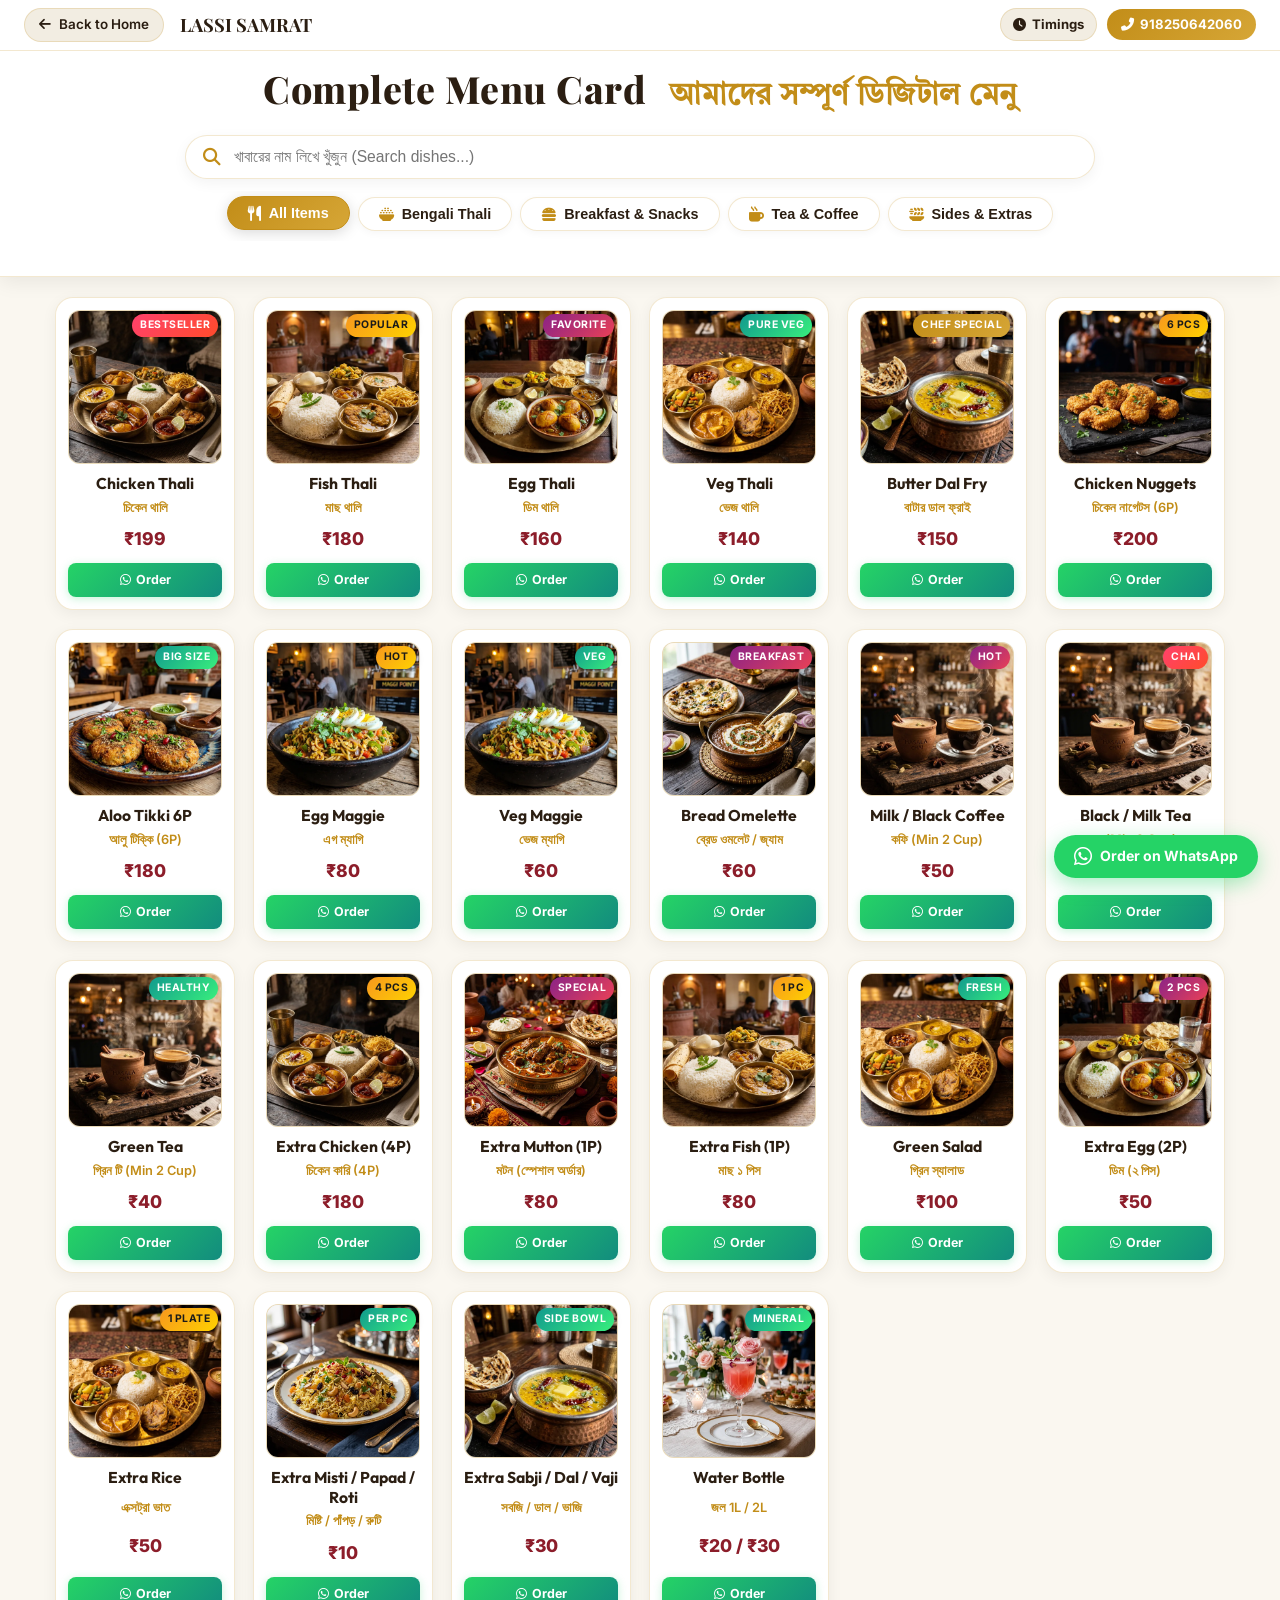
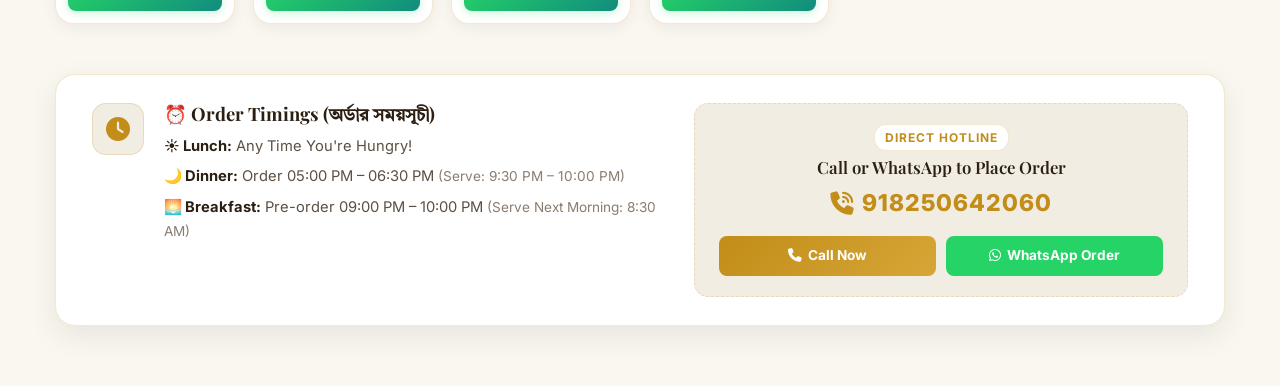
<file: menu.html>
﻿<!DOCTYPE html>
<html lang="bn">
<head>
    <meta charset="UTF-8">
    <meta name="viewport" content="width=device-width, initial-scale=1.0">
    <title>Full Menu Card | LASSI SAMRAT| সম্পূর্ণ মেনু</title>
    
    <!-- Meta Descriptions & SEO -->
    <meta name="description" content="Explore the full digital menu of LASSI SAMRAT. Bengali Thalis, Snacks, Tea, Coffee, Extras & Direct WhatsApp Ordering.">
    <meta name="theme-color" content="#c9a24b">
    
    <!-- Fonts -->
    <link rel="preconnect" href="https://fonts.googleapis.com">
    <link rel="preconnect" href="https://fonts.gstatic.com" crossorigin>
    <link href="https://fonts.googleapis.com/css2?family=Cinzel:wght@500;700;900&family=Inter:wght@300;400;500;600;700;800&family=Outfit:wght@400;500;600;700;800&family=Playfair+Display:ital,wght@0,600;0,700;0,900;1,600&family=Tiro+Bangla:ital@0;1&display=swap" rel="stylesheet">
    
    <!-- Font Awesome -->
    <link rel="stylesheet" href="https://cdnjs.cloudflare.com/ajax/libs/font-awesome/6.5.1/css/all.min.css">
    
    <!-- Main Style -->
    <link rel="stylesheet" href="styles.css">

    <style>
        /* Specific Styles for Compact Full Menu Page (LIGHT THEME) */
        .full-menu-page {
            background-color: var(--bg-deep);
            color: var(--text-primary);
            min-height: 100vh;
        }

        /* Sticky Top Header Container */
        .sticky-menu-top-container {
            position: sticky;
            top: 0;
            z-index: 1000;
            background: var(--bg-card);
            backdrop-filter: blur(20px);
            -webkit-backdrop-filter: blur(20px);
            border-bottom: 1.5px solid var(--glass-border);
            box-shadow: 0 4px 20px rgba(0, 0, 0, 0.08);
        }

        .full-menu-nav {
            padding: 8px 24px;
            display: flex;
            align-items: center;
            justify-content: space-between;
            border-bottom: 1px solid var(--glass-border);
        }

        .full-menu-nav-left {
            display: flex;
            align-items: center;
            gap: 16px;
        }

        .nav-back-btn {
            display: inline-flex;
            align-items: center;
            gap: 8px;
            background: var(--bg-dark);
            border: 1px solid var(--glass-border);
            color: var(--text-primary);
            padding: 5px 14px;
            border-radius: 25px;
            text-decoration: none;
            font-weight: 600;
            font-size: 0.84rem;
            transition: all 0.3s ease;
        }

        .nav-back-btn:hover {
            background: var(--accent-gold);
            color: #ffffff;
            border-color: var(--accent-gold);
            transform: translateX(-3px);
            box-shadow: 0 0 15px rgba(0, 0, 0, 0.15);
        }

        .full-menu-logo-title {
            font-family: 'Playfair Display', serif;
            font-size: 1.15rem;
            font-weight: 700;
            color: var(--text-primary);
        }

        .full-menu-logo-title span {
            color: var(--accent-gold);
        }

        .full-menu-nav-right {
            display: flex;
            align-items: center;
            gap: 10px;
        }

        .nav-timing-btn {
            display: inline-flex;
            align-items: center;
            gap: 6px;
            background: var(--bg-dark);
            border: 1px solid var(--glass-border);
            color: var(--text-primary);
            padding: 5px 12px;
            border-radius: 25px;
            text-decoration: none;
            font-weight: 700;
            font-size: 0.82rem;
            transition: all 0.3s ease;
        }

        .nav-timing-btn:hover {
            background: var(--accent-gold);
            color: #ffffff;
            border-color: var(--accent-gold);
            transform: translateY(-2px);
            box-shadow: 0 0 15px rgba(0, 0, 0, 0.15);
        }

        .nav-call-btn {
            display: inline-flex;
            align-items: center;
            gap: 6px;
            background: linear-gradient(135deg, var(--accent-gold), var(--accent-amber));
            color: #ffffff;
            padding: 5px 14px;
            border-radius: 25px;
            text-decoration: none;
            font-weight: 700;
            font-size: 0.82rem;
            transition: all 0.3s ease;
        }

        .nav-call-btn:hover {
            transform: translateY(-2px);
            box-shadow: 0 4px 15px rgba(0, 0, 0, 0.2);
        }

        /* Full Menu Hero Header */
        .full-menu-hero {
            text-align: center;
            padding: 14px 20px 10px;
            position: relative;
        }

        .full-menu-hero h1 {
            font-family: 'Playfair Display', serif;
            font-size: 2.35rem;
            font-weight: 800;
            color: var(--text-primary);
            margin-bottom: 0;
            line-height: 1.25;
            letter-spacing: 0.5px;
        }

        .full-menu-hero h1 .bengali-heading {
            color: var(--accent-gold);
            display: inline-block;
            font-size: 1.85rem;
            margin-left: 14px;
            font-family: 'Tiro Bangla', serif;
            font-weight: 700;
        }

        .full-menu-hero p {
            display: none;
        }

        /* Search & Filter Controls */
        .menu-control-bar {
            max-width: 950px;
            margin: 0 auto;
            padding: 10px 20px 15px;
        }

        .search-box-wrapper {
            position: relative;
            margin-bottom: 12px;
        }

        .search-box-wrapper input {
            width: 100%;
            background: var(--bg-card);
            border: 1.5px solid var(--glass-border);
            padding: 12px 20px 12px 48px;
            border-radius: 30px;
            color: var(--text-primary);
            font-size: 0.98rem;
            outline: none;
            transition: all 0.3s ease;
            box-shadow: 0 4px 14px rgba(0, 0, 0, 0.05);
        }

        .search-box-wrapper input:focus {
            border-color: var(--accent-gold);
            box-shadow: 0 0 18px rgba(0, 0, 0, 0.1);
            background: var(--bg-card);
        }

        .search-box-wrapper i {
            position: absolute;
            left: 18px;
            top: 50%;
            transform: translateY(-50%);
            color: var(--accent-gold);
            font-size: 1.1rem;
        }

        .menu-category-tabs {
            touch-action: pan-x pan-y;
            overscroll-behavior-x: contain;
            display: flex;
            justify-content: center;
            flex-wrap: wrap;
            gap: 10px;
            margin: 0;
        }

        .menu-tab-btn {
            background: var(--bg-card);
            border: 1.5px solid var(--glass-border);
            color: var(--text-secondary);
            padding: 8px 20px;
            border-radius: 25px;
            font-size: 0.9rem;
            font-weight: 600;
            cursor: pointer;
            backdrop-filter: blur(8px);
            transition: all 0.25s ease;
            display: inline-flex;
            align-items: center;
            gap: 8px;
            box-shadow: 0 2px 8px rgba(0, 0, 0, 0.04);
        }

        .menu-tab-btn i {
            color: var(--accent-gold);
            font-size: 0.95rem;
            transition: transform 0.3s ease;
        }

        .menu-tab-btn:hover {
            border-color: var(--accent-gold);
            color: var(--text-primary);
            background: var(--bg-card2, #f4f8f9);
            transform: translateY(-2px);
            box-shadow: 0 4px 15px rgba(0, 0, 0, 0.08);
        }

        .menu-tab-btn.active {
            background: linear-gradient(135deg, var(--accent-gold), var(--accent-amber));
            border-color: var(--accent-gold);
            color: #ffffff;
            box-shadow: 0 3px 14px rgba(0, 0, 0, 0.15);
            transform: translateY(-1px);
        }

        .menu-tab-btn.active i {
            color: #ffffff;
        }

        /* Compact Grid for Full Menu */
        .compact-menu-grid-container {
            max-width: 1200px;
            margin: 20px auto 50px;
            padding: 0 15px;
        }

        .compact-grid {
            display: grid;
            grid-template-columns: repeat(auto-fill, minmax(180px, 1fr));
            gap: 18px;
        }

        .compact-grid .food-menu-card {
            flex: initial;
            width: 100%;
            animation: floatMenuItem 4.5s ease-in-out infinite alternate;
        }

        .compact-grid .food-menu-card.hidden {
            display: none !important;
        }

        /* No Results Message */
        #no-results-msg {
            text-align: center;
            padding: 50px 20px;
            font-size: 1.1rem;
            color: var(--accent-gold);
            display: none;
            grid-column: 1 / -1;
        }

        /* Order Info Banner (Light Theme) */
        .order-info-banner {
            display: flex;
            align-items: stretch;
            justify-content: space-between;
            gap: 25px;
            padding: 28px 36px;
            border-radius: 20px;
            background: var(--bg-card);
            border: 1.5px solid var(--glass-border);
            box-shadow: 0 10px 30px rgba(0, 0, 0, 0.07);
        }

        .order-timing-card {
            display: flex;
            gap: 20px;
            flex: 1.3;
        }

        .timing-icon {
            width: 52px;
            height: 52px;
            border-radius: 14px;
            background: var(--bg-dark);
            border: 1px solid var(--glass-border);
            display: flex;
            align-items: center;
            justify-content: center;
            color: var(--accent-gold);
            font-size: 1.5rem;
            flex-shrink: 0;
        }

        .timing-details h4 {
            color: var(--text-primary);
            font-size: 1.15rem;
            margin-bottom: 10px;
            font-weight: 700;
        }

        .timing-details ul {
            list-style: none;
            padding: 0;
            margin: 0;
            display: flex;
            flex-direction: column;
            gap: 7px;
        }

        .timing-details li {
            font-size: 0.92rem;
            color: var(--text-secondary);
        }

        .timing-details li strong {
            color: var(--text-primary);
        }

        .timing-details .serve-time {
            color: var(--text-muted);
            font-size: 0.85rem;
        }

        .order-call-box {
            flex: 1;
            display: flex;
            flex-direction: column;
            align-items: center;
            justify-content: center;
            text-align: center;
            background: var(--bg-dark);
            padding: 20px 24px;
            border-radius: 14px;
            border: 1px dashed var(--glass-border);
        }

        .call-badge {
            background: var(--bg-card);
            color: var(--accent-gold);
            font-size: 0.75rem;
            font-weight: 700;
            text-transform: uppercase;
            letter-spacing: 1px;
            padding: 3px 10px;
            border-radius: 12px;
            margin-bottom: 6px;
            border: 1px solid var(--glass-border);
        }

        .order-call-box h3 {
            font-size: 1.05rem;
            color: var(--text-primary);
            margin-bottom: 8px;
            font-weight: 600;
        }

        .order-phone-link {
            font-size: 1.45rem;
            font-weight: 800;
            color: var(--accent-gold);
            text-decoration: none;
            letter-spacing: 1px;
            display: inline-flex;
            align-items: center;
            gap: 8px;
            margin-bottom: 14px;
            transition: transform 0.3s ease;
        }

        .order-phone-link:hover {
            transform: scale(1.05);
        }

        .quick-action-btns {
            display: flex;
            gap: 10px;
            width: 100%;
        }

        .direct-call-btn, .direct-wp-btn {
            flex: 1;
            padding: 9px 12px;
            border-radius: 8px;
            font-size: 0.85rem;
            font-weight: 700;
            text-decoration: none;
            display: inline-flex;
            align-items: center;
            justify-content: center;
            gap: 6px;
            transition: all 0.3s ease;
        }

        .direct-call-btn {
            background: linear-gradient(135deg, var(--accent-gold), var(--accent-amber));
            color: #ffffff;
        }

        .direct-call-btn:hover {
            transform: translateY(-2px);
            box-shadow: 0 4px 15px rgba(0, 0, 0, 0.2);
        }

        .direct-wp-btn {
            background: #25D366;
            color: #ffffff;
        }

        .direct-wp-btn:hover {
            background: #1ebc59;
            transform: translateY(-2px);
            box-shadow: 0 4px 15px rgba(37, 211, 102, 0.4);
        }

        /* Floating Order Quick Dial */
        .floating-order-btn {
            position: fixed;
            bottom: 22px;
            right: 22px;
            z-index: 999;
            display: flex;
            align-items: center;
            gap: 8px;
            background: #25D366;
            color: #ffffff;
            padding: 10px 20px;
            border-radius: 35px;
            text-decoration: none;
            font-weight: 700;
            font-size: 0.88rem;
            box-shadow: 0 6px 20px rgba(37, 211, 102, 0.4);
            transition: all 0.3s ease;
            animation: pulseOrderBtn 2.5s infinite;
        }

        .floating-order-btn:hover {
            background: #1ebc59;
            color: #ffffff;
            transform: scale(1.06);
            box-shadow: 0 8px 25px rgba(37, 211, 102, 0.6);
        }

        @keyframes pulseOrderBtn {
            0%, 100% { transform: scale(1); }
            50% { transform: scale(1.04); }
        }

        @media (max-width: 900px) {
            .order-info-banner {
                flex-direction: column;
                padding: 22px;
            }
            .order-timing-card {
                flex-direction: column;
                gap: 12px;
            }
        }

        @media (max-width: 600px) {
            .full-menu-nav {
                padding: 8px 12px;
            }
            .nav-back-btn span {
                display: none;
            }
            .full-menu-logo-title {
                font-size: 1.05rem;
            }
            .nav-timing-btn {
                padding: 4px 8px;
                font-size: 0.76rem;
            }
            .nav-timing-btn span {
                display: none;
            }
            .nav-call-btn {
                padding: 4px 10px;
                font-size: 0.76rem;
            }
            .full-menu-hero {
                padding: 10px 10px 4px;
            }
            .full-menu-hero h1 {
                font-size: 1.65rem;
            }
            .full-menu-hero h1 .bengali-heading {
                font-size: 1.35rem;
                display: block;
                margin-left: 0;
                margin-top: 4px;
            }
            .menu-control-bar {
                padding: 6px 12px 10px;
            }
            .search-box-wrapper {
                margin-bottom: 8px;
            }
            .search-box-wrapper input {
                padding: 9px 16px 9px 38px;
                font-size: 0.88rem;
                border-radius: 25px;
            }
            .search-box-wrapper i {
                left: 14px;
                font-size: 0.95rem;
            }
            .menu-category-tabs {
            touch-action: pan-x pan-y;
            overscroll-behavior-x: contain;
                gap: 6px;
                overflow-x: auto;
                flex-wrap: nowrap;
                justify-content: flex-start;
                padding-bottom: 4px;
                -webkit-overflow-scrolling: touch;
            }
            .menu-tab-btn {
                padding: 6px 14px;
                font-size: 0.8rem;
                border-radius: 20px;
                white-space: nowrap;
                flex-shrink: 0;
            }
            .compact-grid {
                grid-template-columns: repeat(2, 1fr);
                gap: 10px;
            }
            .compact-grid .food-menu-card {
                padding: 8px;
            }
            .food-title {
                font-size: 0.86rem;
            }
            .bengali-title {
                font-size: 0.72rem;
            }
            .food-price {
                font-size: 0.95rem;
            }
            .food-order-btn {
                padding: 5px 8px;
                font-size: 0.72rem;
            }
        }
    </style>
</head>
<body class="full-menu-page">

    <!-- Sticky Top Header (Navbar + Hero Title + Search Box + Filter Tabs) -->
    <div class="sticky-menu-top-container">
        <!-- Top Navigation Bar -->
        <nav class="full-menu-nav">
            <div class="full-menu-nav-left">
                <a href="index.html" class="nav-back-btn" title="Go back to Home Page">
                    <i class="fas fa-arrow-left"></i> <span>Back to Home</span>
                </a>
                <div class="full-menu-logo-title">LASSI SAMRAT</div>
            </div>
            <div class="full-menu-nav-right">
                <a href="#order-timings" class="nav-timing-btn" id="nav-timing-toggle-btn" title="Order Timings (অর্ডার সময়সূচী)">
                    <i class="fas fa-clock" id="nav-timing-icon"></i> <span id="nav-timing-text">Timings</span>
                </a>
                <a href="tel:918250642060" class="nav-call-btn">
                    <i class="fas fa-phone-alt"></i> <span>918250642060</span>
                </a>
            </div>
        </nav>

        <!-- Hero Header -->
        <header class="full-menu-hero">
            <h1>Complete Menu Card <span class="bengali-heading">আমাদের সম্পূর্ণ ডিজিটাল মেনু</span></h1>
        </header>

        <!-- Search Bar & Category Filter Tabs -->
        <div class="menu-control-bar">
            <div class="search-box-wrapper">
                <i class="fas fa-search"></i>
                <input type="text" id="menu-search-input" placeholder="খাবারের নাম লিখে খুঁজুন (Search dishes...)" autocomplete="off">
            </div>

            <div class="menu-category-tabs">
                <button class="menu-tab-btn active" data-category="all">
                    <i class="fas fa-utensils"></i> All Items
                </button>
                <button class="menu-tab-btn" data-category="thali">
                    <i class="fas fa-bowl-rice"></i> Bengali Thali
                </button>
                <button class="menu-tab-btn" data-category="snacks">
                    <i class="fas fa-burger"></i> Breakfast & Snacks
                </button>
                <button class="menu-tab-btn" data-category="beverages">
                    <i class="fas fa-mug-hot"></i> Tea & Coffee
                </button>
                <button class="menu-tab-btn" data-category="extras">
                    <i class="fas fa-plate-wheat"></i> Sides & Extras
                </button>
            </div>
        </div>
    </div>

    <!-- Compact Full Menu Grid -->
    <main class="compact-menu-grid-container">
        <div class="compact-grid" id="full-menu-grid">

            <!-- 1. Chicken Thali -->
            <div class="food-menu-card" data-category="thali" data-keywords="chicken thali murgi murgir mangsho rice dal sabji thali">
                <div class="food-card-badge bestseller">Bestseller</div>
                <div class="food-card-img-box">
                    <img src="assets/menu_chicken_thali.webp" alt="Chicken Thali" loading="lazy">
                </div>
                <div class="food-card-body">
                    <h3 class="food-title">Chicken Thali</h3>
                    <span class="bengali-title">চিকেন থালি</span>
                    <span class="food-price">₹199</span>
                    <a href="https://wa.me/918250642060?text==Hi%20LASSI%20SAMRAT,%20I%20want%20to%20order%20Chicken%20Thali%20(₹199)" target="_blank" class="food-order-btn">
                        <i class="fab fa-whatsapp"></i> Order
                    </a>
                </div>
            </div>

            <!-- 2. Fish Thali -->
            <div class="food-menu-card" data-category="thali" data-keywords="fish thali macher thali mach jhol rui katla rice dal thali">
                <div class="food-card-badge popular">Popular</div>
                <div class="food-card-img-box">
                    <img src="assets/menu_fish_thali.webp" alt="Fish Thali" loading="lazy">
                </div>
                <div class="food-card-body">
                    <h3 class="food-title">Fish Thali</h3>
                    <span class="bengali-title">মাছ থালি</span>
                    <span class="food-price">₹180</span>
                    <a href="https://wa.me/918250642060?text==Hi%20LASSI%20SAMRAT,%20I%20want%20to%20order%20Fish%20Thali%20(₹180)" target="_blank" class="food-order-btn">
                        <i class="fab fa-whatsapp"></i> Order
                    </a>
                </div>
            </div>

            <!-- 3. Egg Thali -->
            <div class="food-menu-card" data-category="thali" data-keywords="egg thali dimer thali dim kosha rice dal thali">
                <div class="food-card-badge special">Favorite</div>
                <div class="food-card-img-box">
                    <img src="assets/menu_egg_thali.webp" alt="Egg Thali" loading="lazy">
                </div>
                <div class="food-card-body">
                    <h3 class="food-title">Egg Thali</h3>
                    <span class="bengali-title">ডিম থালি</span>
                    <span class="food-price">₹160</span>
                    <a href="https://wa.me/918250642060?text==Hi%20LASSI%20SAMRAT,%20I%20want%20to%20order%20Egg%20Thali%20(₹160)" target="_blank" class="food-order-btn">
                        <i class="fab fa-whatsapp"></i> Order
                    </a>
                </div>
            </div>

            <!-- 4. Veg Thali -->
            <div class="food-menu-card" data-category="thali" data-keywords="veg thali niramish thali paneer dal sabji rice mishti doi">
                <div class="food-card-badge pure-veg">Pure Veg</div>
                <div class="food-card-img-box">
                    <img src="assets/menu_veg_thali.webp" alt="Veg Thali" loading="lazy">
                </div>
                <div class="food-card-body">
                    <h3 class="food-title">Veg Thali</h3>
                    <span class="bengali-title">ভেজ থালি</span>
                    <span class="food-price">₹140</span>
                    <a href="https://wa.me/918250642060?text==Hi%20LASSI%20SAMRAT,%20I%20want%20to%20order%20Veg%20Thali%20(₹140)" target="_blank" class="food-order-btn">
                        <i class="fab fa-whatsapp"></i> Order
                    </a>
                </div>
            </div>

            <!-- 5. Butter Dal Fry -->
            <div class="food-menu-card" data-category="extras" data-keywords="butter dal fry yellow dal tadka veg">
                <div class="food-card-badge chef">Chef Special</div>
                <div class="food-card-img-box">
                    <img src="assets/menu_butter_dal_fry.webp" alt="Butter Dal Fry" loading="lazy">
                </div>
                <div class="food-card-body">
                    <h3 class="food-title">Butter Dal Fry</h3>
                    <span class="bengali-title">বাটার ডাল ফ্রাই</span>
                    <span class="food-price">₹150</span>
                    <a href="https://wa.me/918250642060?text==Hi%20LASSI%20SAMRAT,%20I%20want%20to%20order%20Butter%20Dal%20Fry%20(₹150)" target="_blank" class="food-order-btn">
                        <i class="fab fa-whatsapp"></i> Order
                    </a>
                </div>
            </div>

            <!-- 6. Chicken Nuggets (6P) -->
            <div class="food-menu-card" data-category="snacks" data-keywords="chicken nuggets 6p fried snacks non-veg">
                <div class="food-card-badge popular">6 Pcs</div>
                <div class="food-card-img-box">
                    <img src="assets/menu_chicken_nuggets.webp" alt="Chicken Nuggets" loading="lazy">
                </div>
                <div class="food-card-body">
                    <h3 class="food-title">Chicken Nuggets</h3>
                    <span class="bengali-title">চিকেন নাগেটস (6P)</span>
                    <span class="food-price">₹200</span>
                    <a href="https://wa.me/918250642060?text==Hi%20LASSI%20SAMRAT,%20I%20want%20to%20order%20Chicken%20Nuggets%20(₹200)" target="_blank" class="food-order-btn">
                        <i class="fab fa-whatsapp"></i> Order
                    </a>
                </div>
            </div>

            <!-- 7. Aloo Tikki Big Size (6P) -->
            <div class="food-menu-card" data-category="snacks" data-keywords="aloo tikki potato cutlet snacks big size veg">
                <div class="food-card-badge pure-veg">Big Size</div>
                <div class="food-card-img-box">
                    <img src="assets/menu_aloo_tikki.webp" alt="Aloo Tikki Big Size" loading="lazy">
                </div>
                <div class="food-card-body">
                    <h3 class="food-title">Aloo Tikki 6P</h3>
                    <span class="bengali-title">আলু টিক্কি (6P)</span>
                    <span class="food-price">₹180</span>
                    <a href="https://wa.me/918250642060?text==Hi%20LASSI%20SAMRAT,%20I%20want%20to%20order%20Aloo%20Tikki%20(₹180)" target="_blank" class="food-order-btn">
                        <i class="fab fa-whatsapp"></i> Order
                    </a>
                </div>
            </div>

            <!-- 8. Egg Maggie -->
            <div class="food-menu-card" data-category="snacks" data-keywords="egg maggie noodles masala snacks">
                <div class="food-card-badge popular">Hot</div>
                <div class="food-card-img-box">
                    <img src="assets/menu_egg_maggie.webp" alt="Egg Maggie" loading="lazy">
                </div>
                <div class="food-card-body">
                    <h3 class="food-title">Egg Maggie</h3>
                    <span class="bengali-title">এগ ম্যাগি</span>
                    <span class="food-price">₹80</span>
                    <a href="https://wa.me/918250642060?text==Hi%20LASSI%20SAMRAT,%20I%20want%20to%20order%20Egg%20Maggie%20(₹80)" target="_blank" class="food-order-btn">
                        <i class="fab fa-whatsapp"></i> Order
                    </a>
                </div>
            </div>

            <!-- 9. Veg Maggie -->
            <div class="food-menu-card" data-category="snacks" data-keywords="veg maggie masala noodles snacks vegetarian">
                <div class="food-card-badge pure-veg">Veg</div>
                <div class="food-card-img-box">
                    <img src="assets/menu_egg_maggie.webp" alt="Veg Maggie" loading="lazy">
                </div>
                <div class="food-card-body">
                    <h3 class="food-title">Veg Maggie</h3>
                    <span class="bengali-title">ভেজ ম্যাগি</span>
                    <span class="food-price">₹60</span>
                    <a href="https://wa.me/918250642060?text==Hi%20LASSI%20SAMRAT,%20I%20want%20to%20order%20Veg%20Maggie%20(₹60)" target="_blank" class="food-order-btn">
                        <i class="fab fa-whatsapp"></i> Order
                    </a>
                </div>
            </div>

            <!-- 10. Bread Omelette / Jam / Butter -->
            <div class="food-menu-card" data-category="snacks" data-keywords="bread omelette jam butter breakfast toast egg">
                <div class="food-card-badge special">Breakfast</div>
                <div class="food-card-img-box">
                    <img src="assets/menu6.webp" alt="Bread Omelette Jam Butter" loading="lazy">
                </div>
                <div class="food-card-body">
                    <h3 class="food-title">Bread Omelette</h3>
                    <span class="bengali-title">ব্রেড ওমলেট / জ্যাম</span>
                    <span class="food-price">₹60</span>
                    <a href="https://wa.me/918250642060?text==Hi%20LASSI%20SAMRAT,%20I%20want%20to%20order%20Bread%20Omelette%20(₹60)" target="_blank" class="food-order-btn">
                        <i class="fab fa-whatsapp"></i> Order
                    </a>
                </div>
            </div>

            <!-- 11. Milk / Black Coffee -->
            <div class="food-menu-card" data-category="beverages" data-keywords="coffee milk coffee black coffee hot drink beverages espresso">
                <div class="food-card-badge special">Hot</div>
                <div class="food-card-img-box">
                    <img src="assets/menu_tea_coffee.webp" alt="Milk and Black Coffee" loading="lazy">
                </div>
                <div class="food-card-body">
                    <h3 class="food-title">Milk / Black Coffee</h3>
                    <span class="bengali-title">কফি (Min 2 Cup)</span>
                    <span class="food-price">₹50</span>
                    <a href="https://wa.me/918250642060?text==Hi%20LASSI%20SAMRAT,%20I%20want%20to%20order%20Coffee" target="_blank" class="food-order-btn">
                        <i class="fab fa-whatsapp"></i> Order
                    </a>
                </div>
            </div>

            <!-- 12. Black / Milk Tea -->
            <div class="food-menu-card" data-category="beverages" data-keywords="tea chai milk tea black tea masala chai beverage">
                <div class="food-card-badge bestseller">Chai</div>
                <div class="food-card-img-box">
                    <img src="assets/menu_tea_coffee.webp" alt="Black and Milk Tea" loading="lazy">
                </div>
                <div class="food-card-body">
                    <h3 class="food-title">Black / Milk Tea</h3>
                    <span class="bengali-title">চা (Min 2 Cup)</span>
                    <span class="food-price">₹25</span>
                    <a href="https://wa.me/918250642060?text==Hi%20LASSI%20SAMRAT,%20I%20want%20to%20order%20Tea" target="_blank" class="food-order-btn">
                        <i class="fab fa-whatsapp"></i> Order
                    </a>
                </div>
            </div>

            <!-- 13. Green Tea -->
            <div class="food-menu-card" data-category="beverages" data-keywords="green tea healthy detox hot beverage">
                <div class="food-card-badge pure-veg">Healthy</div>
                <div class="food-card-img-box">
                    <img src="assets/menu_tea_coffee.webp" alt="Green Tea" loading="lazy">
                </div>
                <div class="food-card-body">
                    <h3 class="food-title">Green Tea</h3>
                    <span class="bengali-title">গ্রিন টি (Min 2 Cup)</span>
                    <span class="food-price">₹40</span>
                    <a href="https://wa.me/918250642060?text==Hi%20LASSI%20SAMRAT,%20I%20want%20to%20order%20Green%20Tea" target="_blank" class="food-order-btn">
                        <i class="fab fa-whatsapp"></i> Order
                    </a>
                </div>
            </div>

            <!-- 14. Extra Chicken (4P) -->
            <div class="food-menu-card" data-category="extras" data-keywords="extra chicken 4p murgir mangsho chicken curry side non-veg">
                <div class="food-card-badge popular">4 Pcs</div>
                <div class="food-card-img-box">
                    <img src="assets/menu_chicken_thali.webp" alt="Extra Chicken 4P" loading="lazy">
                </div>
                <div class="food-card-body">
                    <h3 class="food-title">Extra Chicken (4P)</h3>
                    <span class="bengali-title">চিকেন কারি (4P)</span>
                    <span class="food-price">₹180</span>
                    <a href="https://wa.me/918250642060?text==Hi%20LASSI%20SAMRAT,%20I%20want%20to%20order%20Extra%20Chicken%204P%20(₹180)" target="_blank" class="food-order-btn">
                        <i class="fab fa-whatsapp"></i> Order
                    </a>
                </div>
            </div>

            <!-- 15. Extra Mutton (1P - Special Order) -->
            <div class="food-menu-card" data-category="extras" data-keywords="extra mutton 1p khasi mangsho mutton kosha special non-veg">
                <div class="food-card-badge special">Special</div>
                <div class="food-card-img-box">
                    <img src="assets/menu3.webp" alt="Extra Mutton 1P" loading="lazy">
                </div>
                <div class="food-card-body">
                    <h3 class="food-title">Extra Mutton (1P)</h3>
                    <span class="bengali-title">মটন (স্পেশাল অর্ডার)</span>
                    <span class="food-price">₹80</span>
                    <a href="https://wa.me/918250642060?text==Hi%20LASSI%20SAMRAT,%20I%20want%20to%20order%20Extra%20Mutton%20(₹80)" target="_blank" class="food-order-btn">
                        <i class="fab fa-whatsapp"></i> Order
                    </a>
                </div>
            </div>

            <!-- 16. Extra Fish (1P) -->
            <div class="food-menu-card" data-category="extras" data-keywords="extra fish 1p macher jhol rui katla side non-veg">
                <div class="food-card-badge popular">1 Pc</div>
                <div class="food-card-img-box">
                    <img src="assets/menu_fish_thali.webp" alt="Extra Fish 1P" loading="lazy">
                </div>
                <div class="food-card-body">
                    <h3 class="food-title">Extra Fish (1P)</h3>
                    <span class="bengali-title">মাছ ১ পিস</span>
                    <span class="food-price">₹80</span>
                    <a href="https://wa.me/918250642060?text==Hi%20LASSI%20SAMRAT,%20I%20want%20to%20order%20Extra%20Fish%20(₹80)" target="_blank" class="food-order-btn">
                        <i class="fab fa-whatsapp"></i> Order
                    </a>
                </div>
            </div>

            <!-- 17. Green Salad -->
            <div class="food-menu-card" data-category="extras" data-keywords="green salad cucumber tomato onion lemon salad veg">
                <div class="food-card-badge pure-veg">Fresh</div>
                <div class="food-card-img-box">
                    <img src="assets/menu_veg_thali.webp" alt="Green Salad" loading="lazy">
                </div>
                <div class="food-card-body">
                    <h3 class="food-title">Green Salad</h3>
                    <span class="bengali-title">গ্রিন স্যালাড</span>
                    <span class="food-price">₹100</span>
                    <a href="https://wa.me/918250642060?text==Hi%20LASSI%20SAMRAT,%20I%20want%20to%20order%20Green%20Salad%20(₹100)" target="_blank" class="food-order-btn">
                        <i class="fab fa-whatsapp"></i> Order
                    </a>
                </div>
            </div>

            <!-- 18. Extra Egg (2P) -->
            <div class="food-menu-card" data-category="extras" data-keywords="extra egg 2p dim egg curry side non-veg">
                <div class="food-card-badge special">2 Pcs</div>
                <div class="food-card-img-box">
                    <img src="assets/menu_egg_thali.webp" alt="Extra Egg 2P" loading="lazy">
                </div>
                <div class="food-card-body">
                    <h3 class="food-title">Extra Egg (2P)</h3>
                    <span class="bengali-title">ডিম (২ পিস)</span>
                    <span class="food-price">₹50</span>
                    <a href="https://wa.me/918250642060?text==Hi%20LASSI%20SAMRAT,%20I%20want%20to%20order%20Extra%20Egg%202P%20(₹50)" target="_blank" class="food-order-btn">
                        <i class="fab fa-whatsapp"></i> Order
                    </a>
                </div>
            </div>

            <!-- 19. Extra Rice -->
            <div class="food-menu-card" data-category="extras" data-keywords="extra rice bhat rice portion veg side">
                <div class="food-card-badge popular">1 Plate</div>
                <div class="food-card-img-box">
                    <img src="assets/menu_veg_thali.webp" alt="Extra Rice" loading="lazy">
                </div>
                <div class="food-card-body">
                    <h3 class="food-title">Extra Rice</h3>
                    <span class="bengali-title">এক্সট্রা ভাত</span>
                    <span class="food-price">₹50</span>
                    <a href="https://wa.me/918250642060?text==Hi%20LASSI%20SAMRAT,%20I%20want%20to%20order%20Extra%20Rice%20(₹50)" target="_blank" class="food-order-btn">
                        <i class="fab fa-whatsapp"></i> Order
                    </a>
                </div>
            </div>

            <!-- 20. Extra Misti / Papad / Roti -->
            <div class="food-menu-card" data-category="extras" data-keywords="extra misti papad roti sweet flatbread side">
                <div class="food-card-badge pure-veg">Per Pc</div>
                <div class="food-card-img-box">
                    <img src="assets/menu2.webp" alt="Extra Misti Papad Roti" loading="lazy">
                </div>
                <div class="food-card-body">
                    <h3 class="food-title">Extra Misti / Papad / Roti</h3>
                    <span class="bengali-title">মিষ্টি / পাঁপড় / রুটি</span>
                    <span class="food-price">₹10</span>
                    <a href="https://wa.me/918250642060?text==Hi%20LASSI%20SAMRAT,%20I%20want%20to%20order%20Extra%20Misti%20Papad%20Roti%20(₹10)" target="_blank" class="food-order-btn">
                        <i class="fab fa-whatsapp"></i> Order
                    </a>
                </div>
            </div>

            <!-- 21. Extra Sabji / Dal / Vaji -->
            <div class="food-menu-card" data-category="extras" data-keywords="extra sabji dal vaji butter dal fry veg side">
                <div class="food-card-badge pure-veg">Side Bowl</div>
                <div class="food-card-img-box">
                    <img src="assets/menu_butter_dal_fry.webp" alt="Extra Sabji Dal Vaji" loading="lazy">
                </div>
                <div class="food-card-body">
                    <h3 class="food-title">Extra Sabji / Dal / Vaji</h3>
                    <span class="bengali-title">সবজি / ডাল / ভাজি</span>
                    <span class="food-price">₹30</span>
                    <a href="https://wa.me/918250642060?text==Hi%20LASSI%20SAMRAT,%20I%20want%20to%20order%20Extra%20Sabji%20Dal%20Vaji%20(₹30)" target="_blank" class="food-order-btn">
                        <i class="fab fa-whatsapp"></i> Order
                    </a>
                </div>
            </div>

            <!-- 20. Packaged Water Bottle (1L / 2L) -->
            <div class="food-menu-card" data-category="beverages" data-keywords="water bottle 1l 2l mineral water drink">
                <div class="food-card-badge pure-veg">Mineral</div>
                <div class="food-card-img-box">
                    <img src="assets/menu5.webp" alt="Packaged Water Bottle" loading="lazy">
                </div>
                <div class="food-card-body">
                    <h3 class="food-title">Water Bottle</h3>
                    <span class="bengali-title">জল 1L / 2L</span>
                    <span class="food-price">₹20 / ₹30</span>
                    <a href="https://wa.me/918250642060?text==Hi%20LASSI%20SAMRAT,%20I%20want%20to%20order%20Water%20Bottle" target="_blank" class="food-order-btn">
                        <i class="fab fa-whatsapp"></i> Order
                    </a>
                </div>
            </div>

        </div>

        <!-- No Results Fallback -->
        <div id="no-results-msg">
            <i class="fas fa-search" style="font-size: 2.5rem; margin-bottom: 12px; display: block;"></i>
            <p>আপনার খোঁজা অনুযায়ী কোনো খাবার পাওয়া যায়নি। অন্য কিছু লিখে খুঁজুন।</p>
        </div>
    </main>

    <!-- Order Timings Banner -->
    <div id="order-timings" style="max-width: 1200px; margin: 0 auto 60px; padding: 0 15px; scroll-margin-top: 170px;">
        <div class="order-info-banner glassmorphism">
            <div class="order-timing-card">
                <div class="timing-icon"><i class="fas fa-clock"></i></div>
                <div class="timing-details">
                    <h4>⏰ Order Timings (অর্ডার সময়সূচী)</h4>
                    <ul>
                        <li><strong>☀️ Lunch:</strong> Any Time You're Hungry!</li>
                        <li><strong>🌙 Dinner:</strong> Order 05:00 PM – 06:30 PM <span class="serve-time">(Serve: 9:30 PM – 10:00 PM)</span></li>
                        <li><strong>🌅 Breakfast:</strong> Pre-order 09:00 PM – 10:00 PM <span class="serve-time">(Serve Next Morning: 8:30 AM)</span></li>
                    </ul>
                </div>
            </div>
            
            <div class="order-call-box">
                <div class="call-badge">Direct Hotline</div>
                <h3>Call or WhatsApp to Place Order</h3>
                <a href="tel:918250642060" class="order-phone-link">
                    <i class="fas fa-phone-volume"></i> 918250642060
                </a>
                <div class="quick-action-btns">
                    <a href="tel:918250642060" class="direct-call-btn">
                        <i class="fas fa-phone"></i> Call Now
                    </a>
                    <a href="https://wa.me/918250642060?text==Hello%20LASSI%20SAMRAT,%20I%20want%20to%20place%20an%20order!" target="_blank" class="direct-wp-btn">
                        <i class="fab fa-whatsapp"></i> WhatsApp Order
                    </a>
                </div>
            </div>
        </div>
    </div>

    <!-- Floating Direct WhatsApp Button -->
    <a href="https://wa.me/918250642060?text==Hello%20LASSI%20SAMRAT,%20I%20want%20to%20order%20food!" target="_blank" class="floating-order-btn" title="Direct WhatsApp Order">
        <i class="fab fa-whatsapp" style="font-size: 1.3rem;"></i> <span>Order on WhatsApp</span>
    </a>

    <!-- JavaScript for Live Search & Category Filtering -->
    <script>
        document.addEventListener('DOMContentLoaded', () => {
            const searchInput = document.getElementById('menu-search-input');
            const categoryTabs = document.querySelectorAll('.menu-tab-btn');
            const foodCards = document.querySelectorAll('.food-menu-card');
            const noResultsMsg = document.getElementById('no-results-msg');

            let activeCategory = 'all';

            function filterMenu() {
                const query = searchInput.value.toLowerCase().trim();
                let visibleCount = 0;

                foodCards.forEach(card => {
                    const cardCategory = card.getAttribute('data-category');
                    const keywords = (card.getAttribute('data-keywords') || '') + ' ' + card.innerText.toLowerCase();

                    const matchesCategory = (activeCategory === 'all' || cardCategory === activeCategory);
                    const matchesSearch = query === '' || keywords.includes(query);

                    if (matchesCategory && matchesSearch) {
                        card.classList.remove('hidden');
                        visibleCount++;
                    } else {
                        card.classList.add('hidden');
                    }
                });

                if (visibleCount === 0) {
                    noResultsMsg.style.display = 'block';
                } else {
                    noResultsMsg.style.display = 'none';
                }
            }

            // Category Tab Clicks
            categoryTabs.forEach(tab => {
                tab.addEventListener('click', () => {
                    categoryTabs.forEach(t => t.classList.remove('active'));
                    tab.classList.add('active');
                    activeCategory = tab.getAttribute('data-category');
                    const tabsContainer = tab.closest('.menu-category-tabs');
                    if (tabsContainer) {
                        const targetScroll = tab.offsetLeft - (tabsContainer.clientWidth / 2) + (tab.offsetWidth / 2);
                        tabsContainer.scrollTo({ left: targetScroll, behavior: 'smooth' });
                    }
                    filterMenu();
                });
            });

            // Search Input Live Filter
            searchInput.addEventListener('input', () => {
                filterMenu();
            });

            // ============================================================
            // TWO-WAY TOGGLE SCROLL (Click to go to Timings, Click again to go to Top)
            // ============================================================
            const timingToggleBtn = document.getElementById('nav-timing-toggle-btn');
            const timingIcon = document.getElementById('nav-timing-icon');
            const timingText = document.getElementById('nav-timing-text');
            const orderTimingsSection = document.getElementById('order-timings');

            function isNearTimingsSection() {
                if (!orderTimingsSection) return false;
                const rect = orderTimingsSection.getBoundingClientRect();
                return rect.top <= window.innerHeight * 0.75;
            }

            if (timingToggleBtn && orderTimingsSection) {
                timingToggleBtn.addEventListener('click', (e) => {
                    e.preventDefault();
                    if (isNearTimingsSection()) {
                        // If already at Timings section -> Smoothly scroll back to TOP
                        window.scrollTo({ top: 0, behavior: 'smooth' });
                    } else {
                        // Smoothly scroll DOWN to Order Timings section
                        orderTimingsSection.scrollIntoView({ behavior: 'smooth', block: 'start' });
                    }
                });

                // Dynamically update button icon/text when user scrolls near timings
                window.addEventListener('scroll', () => {
                    if (isNearTimingsSection()) {
                        timingToggleBtn.classList.add('at-bottom');
                        if (timingIcon) timingIcon.className = 'fas fa-arrow-up';
                        if (timingText) timingText.innerText = 'Top';
                        timingToggleBtn.title = 'Scroll back to Top (উপরে ফিরে যান)';
                    } else {
                        timingToggleBtn.classList.remove('at-bottom');
                        if (timingIcon) timingIcon.className = 'fas fa-clock';
                        if (timingText) timingText.innerText = 'Timings';
                        timingToggleBtn.title = 'Order Timings (অর্ডার সময়সূচী)';
                    }
                }, { passive: true });
            }
        });
    </script>
</body>
</html>
</file>
<file: styles.css>
﻿/* ============================================================
   LASSI SAMRAT — Premium Modern Theme
   ============================================================ */

@import url('https://fonts.googleapis.com/css2?family=Playfair+Display:wght@400;600;700;800&family=Outfit:wght@300;400;600;800&family=Inter:wght@300;400;500;600&display=swap');

/* ---- CSS Variables ---- */
:root {
    --bg-deep:              #FAF7F0; /* Soft Milky Cream (Main Bg) */
    --bg-dark:              #F2EDE2; /* Warm Cream-Sand (Section Bg Alt) */
    --bg-card:              #FFFFFF; /* Pure White for Cards */
    --bg-card2:             #F7F3EA; /* Light Cream-Gray for Card Hover */
    --bg-cream:             #F5F1E8; /* Warm Off-White/Cream */
    --accent-gold:          #C28D18; /* Royal Saffron Gold (Headings, buttons) */
    --accent-amber:         #D6A636; /* Saffron Amber */
    --accent-light:         #E8BE5A; /* Light Saffron */
    --accent-red:           #8C1D2A; /* Deep Rose Red (Highlights) */
    --accent-warm:          #A32D3B; /* Warm Crimson */
    --text-primary:         #2B1E12; /* Rich Dark Brown (Readable text) */
    --text-secondary:       #5C5043; /* Medium Warm Muted Gray-Brown */
    --text-muted:           #8A7D70; /* Muted Warm Gray */
    --text-light-section:   #2B1E12; /* Text on light sections */
    --glass-bg:             rgba(194, 141, 24, 0.05); /* Saffron-based glass */
    --glass-border:         rgba(194, 141, 24, 0.2);
    --glass-shadow:         0 8px 30px rgba(43, 30, 18, 0.08); /* Soft shadows */
    --glow-gold:            0 0 25px rgba(194, 141, 24, 0.15);
    --radius-sm:            8px;
    --radius-md:            16px;
    --radius-lg:            24px;
    --transition:           all 0.4s cubic-bezier(0.4, 0, 0.2, 1);
    
    /* Dynamic Theme Variables for Glass & Layouts */
    --navbar-bg:            rgba(250, 247, 240, 0.92);
    --navbar-bg-scrolled:   rgba(250, 247, 240, 0.98);
    --navbar-border:        rgba(194, 141, 24, 0.2);
    --navbar-shadow:        0 4px 20px rgba(43, 30, 18, 0.06);
    --navbar-scrolled-shadow: 0 6px 25px rgba(43, 30, 18, 0.1), var(--glow-gold);
    --panel-bg:             rgba(250, 247, 240, 0.95);
    --panel-border:         rgba(194, 141, 24, 0.2);
    --panel-shadow:         -10px 0 40px rgba(43, 30, 18, 0.12);
    --input-bg:             rgba(255, 255, 255, 0.85);
    --input-border:         rgba(194, 141, 24, 0.25);
    --input-focus-bg:       #FFFFFF;
}

/* ---- Reset ---- */
*, *::before, *::after {
    margin: 0;
    padding: 0;
    box-sizing: border-box;
}

html {
    scroll-behavior: smooth;
}

body {
    font-family: 'Inter', sans-serif;
    background-color: var(--bg-deep);
    color: var(--text-primary);
    overflow-x: hidden;
    line-height: 1.6;
}

body.no-scroll {
    overflow-y: hidden !important;
}

h1, h2, h3, h4 {
    font-family: 'Playfair Display', 'Tiro Bangla', serif;
    line-height: 1.2;
}

/* ---- Custom Scrollbar ---- */
::-webkit-scrollbar          { width: 6px; }
::-webkit-scrollbar-track    { background: var(--bg-deep); }
::-webkit-scrollbar-thumb    { background: var(--accent-gold); border-radius: 3px; }
::-webkit-scrollbar-thumb:hover { background: var(--accent-amber); }

/* ============================================================
   NAVBAR
   ============================================================ */
.navbar {
    position: sticky;
    top: 0;
    margin: 0;
    width: 100%;
    padding: 0 5%;
    height: 72px;
    border-radius: 0;
    display: flex;
    justify-content: space-between;
    align-items: center;
    background: var(--navbar-bg, rgba(34, 29, 21, 0.92));
    backdrop-filter: blur(20px);
    -webkit-backdrop-filter: blur(20px);
    z-index: 1000;
    border-bottom: 1px solid var(--navbar-border, rgba(201, 162, 75, 0.2));
    box-shadow: var(--navbar-shadow, 0 4px 30px rgba(0, 0, 0, 0.5));
    transition: var(--transition);
}

.navbar-scrolled {
    height: 62px;
    background: var(--navbar-bg-scrolled, rgba(34, 29, 21, 0.97));
    border-bottom-color: var(--navbar-border, rgba(201, 162, 75, 0.35));
    box-shadow: var(--navbar-scrolled-shadow, 0 8px 40px rgba(0, 0, 0, 0.7), var(--glow-gold));
}

.logo-container {
    display: flex;
    align-items: center;
    gap: 2px;
}

.logo-brand-img {
    position: relative;
    z-index: 1002;
    height: 52px;
    width: auto;
    object-fit: contain;
    transition: var(--transition);
}

.logo-brand-img:hover {
    transform: scale(1.04);
}

.logo-text-wrapper {
    display: flex;
    align-items: center;
    position: relative;
    padding-left: 0px;
}

.animated-football-header {
    position: absolute;
    left: -52px;
    width: 48px;
    height: 48px;
    top: 50%;
    margin-top: -24px;
    display: inline-block;
    z-index: 10;
    animation: footballRollAcross 14s linear infinite;
    will-change: left, transform, opacity;
    pointer-events: none;
}

.animated-football-header svg,
.animated-football-header img {
    width: 100%;
    height: 100%;
    filter: drop-shadow(0 2px 5px rgba(183, 28, 28, 0.4)) drop-shadow(0 1px 2px rgba(0, 0, 0, 0.25)) !important;
}
.logo-text {
    font-size: 1.5rem;
    font-weight: 800;
    letter-spacing: 1px;
    background: linear-gradient(90deg, var(--text-primary), var(--accent-red));
    -webkit-background-clip: text;
    -webkit-text-fill-color: transparent;
    font-family: 'Outfit', sans-serif;
    display: inline-block;
    white-space: nowrap;
    overflow: hidden;
    clip-path: inset(0 100% 0 0);
    opacity: 0;
    animation: revealTextWipe 14s linear infinite;
    will-change: clip-path, opacity;
}

.nav-links {
    display: flex;
    flex-direction: column;
    position: absolute;
    top: 100%;
    right: 5%; /* Align with padding of navbar actions */
    width: 210px;
    height: auto;
    background: rgba(34, 29, 21, 0.97);
    backdrop-filter: blur(20px);
    -webkit-backdrop-filter: blur(20px);
    border: 1px solid rgba(201, 162, 75, 0.2);
    border-radius: 0 0 var(--radius-md) var(--radius-md);
    padding: 1.5rem 0;
    gap: 0.25rem;
    box-shadow: 0 15px 40px rgba(0, 0, 0, 0.6);
    opacity: 0;
    transform: translateY(-8px);
    pointer-events: none;
    transition: all 0.3s cubic-bezier(0.165, 0.84, 0.44, 1);
    align-items: center;
    list-style: none;
    z-index: 1000;
}

.nav-links.nav-active {
    opacity: 1;
    transform: translateY(0);
    pointer-events: auto;
}

.nav-links a {
    text-decoration: none;
    color: var(--text-secondary);
    font-weight: 500;
    font-size: 0.95rem;
    letter-spacing: 0.5px;
    text-transform: uppercase;
    padding: 0.65rem 1.4rem;
    border-radius: var(--radius-sm);
    transition: var(--transition);
    position: relative;
    display: block;
    width: 100%;
    text-align: center;
}

.nav-links a::after {
    content: '';
    position: absolute;
    bottom: 2px;
    left: 50%;
    transform: translateX(-50%);
    width: 0;
    height: 1.5px;
    background: var(--accent-gold);
    border-radius: 2px;
    transition: width 0.3s ease;
}

.nav-links a:hover {
    color: var(--accent-light);
}

.nav-links a:hover::after {
    width: 60%;
}

.navbar-actions {
    display: flex;
    align-items: center;
    gap: 0.35rem;
}
.dripza-btn-nav {
    background: transparent !important;
    border: none !important;
    width: 38px;
    height: 38px;
    cursor: pointer;
    display: flex;
    align-items: center;
    justify-content: center;
    padding: 0;
    overflow: visible;
    position: relative;
    box-shadow: none !important;
    transition: transform 0.3s ease;
}

.dripza-btn-nav:hover {
    background: transparent !important;
    box-shadow: none !important;
    transform: translateY(-2px);
}

.dripza-nav-icon {
    width: 100%;
    height: 100%;
    object-fit: contain;
    animation: dripzaBreathing 3.5s infinite ease-in-out;
    transition: filter 0.4s ease, transform 0.8s cubic-bezier(0.34, 1.56, 0.64, 1);
}

.dripza-btn-nav:hover .dripza-nav-icon {
    transform: scale(1.15) rotate(360deg);
    filter: drop-shadow(0 0 10px rgba(201, 162, 75, 0.9));
}

@keyframes dripzaBreathing {
    0%, 100% {
        transform: scale(1);
        filter: drop-shadow(0 0 2px rgba(201, 162, 75, 0.25));
    }
    50% {
        transform: scale(1.06);
        filter: drop-shadow(0 0 7px rgba(201, 162, 75, 0.65));
    }
}

.hamburger {
    display: block; /* Show hamburger globally on PC and Mobile */
    cursor: pointer;
    font-size: 1.4rem;
    color: var(--text-primary);
    padding: 0.4rem;
    border-radius: var(--radius-sm);
    transition: var(--transition);
}

.hamburger:hover {
    color: var(--accent-gold);
    background: rgba(201, 162, 75, 0.08);
}

/* ============================================================
   HERO / BANNER SECTION
   ============================================================ */
.hero {
    position: relative;
    width: 100%;
    aspect-ratio: 16 / 9;
    height: 56.25vw; /* Explicit 16:9 height to prevent collapse */
    min-height: 400px; /* Safe minimum height for PC banner */
    display: flex;
    align-items: center;
    justify-content: center;
    text-align: center;
    overflow: hidden;
    margin-top: 0;
}

.hero-bg {
    position: absolute;
    inset: 0;
    z-index: 0;
    overflow: hidden;
    background: var(--bg-deep);
}

.hero-bg::before {
    content: '';
    position: absolute;
    top: -30px;
    left: -30px;
    right: -30px;
    bottom: -30px;
    background-image: var(--bg-image);
    background-size: cover;
    background-position: center;
    filter: blur(28px) brightness(0.28) saturate(1.2);
    transition: background-image 1.2s ease-in-out;
    z-index: 0;
}

.hero-bg img {
    position: absolute;
    inset: 0;
    width: 100%;
    height: 100%;
    object-fit: cover;
    display: block;
    opacity: 0;
    transition: opacity 1.5s ease-in-out;
    z-index: 1;
}

.hero-video {
    position: absolute;
    inset: 0;
    width: 100%;
    height: 100%;
    object-fit: cover;
    z-index: 1;
}

.hero-bg img.active {
    opacity: 1;
    z-index: 2;
}

.hero-bg img.prev {
    opacity: 0;
    z-index: 1;
}

.hero-nav-zone {
    position: absolute;
    top: 0;
    bottom: 0;
    width: 15%;
    z-index: 5;
    cursor: pointer;
    background: transparent;
    transition: background 0.3s ease;
}

.hero-nav-zone.left-zone {
    left: 0;
}

.hero-nav-zone.right-zone {
    right: 0;
}

/* Subtle feedback on hover (no arrow icons) */
.hero-nav-zone:hover {
    background: rgba(255, 255, 255, 0.03);
}

.overlay {
    position: absolute;
    inset: 0;
    background: transparent;
    z-index: 3;
    pointer-events: none;
}

.hero-content {
    max-width: 800px;
    padding: 0 24px;
    z-index: 4;
    transform: translateY(30px);
    opacity: 0;
    animation: fadeUp 1.2s cubic-bezier(0.165, 0.84, 0.44, 1) forwards 0.4s;
}

.hero-content h1 {
    font-size: 3.6rem;
    font-weight: 800;
    margin-bottom: 1.2rem;
    color: var(--text-primary);
    text-shadow: 0 4px 15px rgba(0, 0, 0, 0.5);
    letter-spacing: -1px;
}

.hero-content p {
    font-size: 1.15rem;
    color: var(--text-secondary);
    margin-bottom: 2.8rem;
    line-height: 1.7;
    text-shadow: 0 2px 8px rgba(0, 0, 0, 0.5);
}

/* ============================================================
   SECTION SHARED
   ============================================================ */
section {
    padding: 15px 6%;
}

.section-title {
    font-family: 'Playfair Display', 'Tiro Bangla', serif;
    font-size: 2.6rem;
    font-weight: 700;
    text-align: center;
    margin-bottom: 1.2rem;
    color: var(--text-primary);
    position: relative;
    display: inline-block;
    width: 100%;
    letter-spacing: -0.5px;
}

.section-title::after {
    content: '';
    display: block;
    width: 60px;
    height: 2px;
    background: linear-gradient(90deg, var(--accent-gold), var(--accent-light));
    margin: 0.8rem auto 0;
    border-radius: 2px;
    box-shadow: 0 0 10px rgba(201, 162, 75, 0.5);
}

/* ============================================================
   VIBE SECTION
   ============================================================ */
.vibe-section {
    background: radial-gradient(ellipse at center top, rgba(201, 162, 75,0.05) 0%, transparent 65%);
    border-top: 1px solid rgba(201, 162, 75, 0.08);
    border-bottom: 1px solid rgba(201, 162, 75, 0.08);
    padding-top: 15px;
    padding-bottom: 15px;
}

.vibe-container {
    display: flex;
    align-items: center;
    justify-content: center;
    flex-wrap: wrap;
    gap: 1.2rem;
    padding: 0;
    max-width: 1100px;
    margin: 0 auto;
}

.vibe-text {
    max-width: 520px;
}

.vibe-text h3 {
    font-family: 'Playfair Display', 'Tiro Bangla', serif;
    font-size: 2rem;
    margin-bottom: 1.2rem;
    font-weight: 700;
    color: var(--text-primary);
    position: relative;
    padding-left: 1.2rem;
}

.vibe-text h3::before {
    content: '';
    position: absolute;
    left: 0;
    top: 10%;
    height: 80%;
    width: 3px;
    background: linear-gradient(to bottom, var(--accent-gold), var(--accent-amber));
    border-radius: 3px;
}

.vibe-text p {
    color: var(--text-secondary);
    line-height: 1.9;
    font-size: 1.05rem;
    font-weight: 400;
}

/* ============================================================
   INTERACTIVE RAKHI PURNIMA SPECIAL ALTAR
   ============================================================ */
.rath-feast-container {
    position: relative;
    width: 190px;
    height: 190px;
    background: radial-gradient(circle at center, #260A13 0%, #120408 100%);
    border-radius: var(--radius-md);
    border: 2px solid rgba(255, 193, 7, 0.55);
    box-shadow: 0 8px 24px rgba(0, 0, 0, 0.85), 
                inset 0 0 25px rgba(233, 30, 99, 0.25),
                0 0 14px rgba(255, 193, 7, 0.35);
    overflow: hidden;
    cursor: pointer;
    perspective: 500px;
    flex-shrink: 0;
    margin: 20px;
    transition: border-color 0.4s ease, box-shadow 0.4s ease;
}

.rath-feast-container:hover {
    border-color: #FFD54F;
    box-shadow: 0 8px 24px rgba(0, 0, 0, 0.95), 
                inset 0 0 25px rgba(255, 215, 0, 0.3),
                0 0 22px rgba(233, 30, 99, 0.5);
}

.temple-arch {
    position: absolute;
    top: 5px;
    left: 5px;
    right: 5px;
    bottom: 5px;
    border: 1px dashed rgba(255, 215, 0, 0.4);
    border-radius: var(--radius-md);
    pointer-events: none;
    z-index: 1;
}

.rath-altar-chariot {
    position: absolute;
    top: 15px;
    left: 50%;
    transform: translateX(-50%);
    width: 72px;
    height: 72px;
    z-index: 3;
    filter: drop-shadow(0 2px 6px rgba(0,0,0,0.7));
    transition: transform 0.4s cubic-bezier(0.175, 0.885, 0.32, 1.275), filter 0.4s ease;
    animation: trophyFloat 3.5s infinite ease-in-out;
}

.rath-altar-chariot svg {
    width: 100%;
    height: 100%;
}

.rath-feast-container.activated .rath-altar-chariot {
    filter: drop-shadow(0 0 10px #FFD700) drop-shadow(0 0 18px #E91E63);
    animation: trophyVibrate 0.12s infinite linear;
}

@keyframes trophyFloat {
    0%, 100% { transform: translateX(-50%) translateY(0); }
    50% { transform: translateX(-50%) translateY(-3px); }
}

@keyframes trophyVibrate {
    0%, 100% { transform: translateX(-50%) translate(0, 0) scale(1.04); }
    25% { transform: translateX(-50%) translate(-0.6px, 0.6px) scale(1.04); }
    50% { transform: translateX(-50%) translate(0.6px, -0.6px) scale(1.04); }
    75% { transform: translateX(-50%) translate(-0.6px, -0.6px) scale(1.04); }
}

.temple-bell {
    position: absolute;
    bottom: 12px;
    left: 50%;
    width: 58px;
    height: 58px;
    transform: translateX(-50%);
    z-index: 5;
    cursor: pointer;
    filter: drop-shadow(0 3px 6px rgba(0,0,0,0.7));
    transition: transform 0.6s cubic-bezier(0.19, 1, 0.22, 1), opacity 0.5s ease;
}

.temple-bell:hover {
    transform: translateX(-50%) scale(1.1);
}

.temple-bell svg {
    width: 100%;
    height: 100%;
}

.rath-feast-container.activated .temple-bell {
    transform: translateX(-50%) translateY(-55px) rotate(-22deg) scale(0.9);
    opacity: 0;
    pointer-events: none;
}

.rath-fusion-burger {
    position: absolute;
    bottom: 10px;
    left: 50%;
    width: 68px;
    height: 68px;
    transform: translate(-50%, 15px) scale(0.6);
    opacity: 0;
    z-index: 2;
    pointer-events: none;
    transition: all 0.6s cubic-bezier(0.175, 0.885, 0.32, 1.275);
    filter: drop-shadow(0 0 4px rgba(0, 0, 0, 0.4));
}

.rath-fusion-burger svg {
    width: 100%;
    height: 100%;
}

.rath-feast-container.activated .rath-fusion-burger {
    opacity: 1;
    transform: translate(-50%, 0) scale(1.2);
    filter: drop-shadow(0 0 10px #FFD700) drop-shadow(0 0 18px #E91E63);
}

.rath-celebration {
    position: absolute;
    top: 36%;
    left: 50%;
    transform: translate(-50%, -50%) scale(0.7);
    font-family: 'Outfit', sans-serif;
    font-size: 0.82rem;
    font-weight: 900;
    color: #ffffff;
    letter-spacing: 1px;
    text-shadow: 0 0 10px #FFD700, 
                 0 0 18px #E91E63, 
                 0 0 26px #880E4F;
    opacity: 0;
    pointer-events: none;
    z-index: 6;
    transition: all 0.4s cubic-bezier(0.175, 0.885, 0.32, 1.275);
    white-space: nowrap;
}

.rath-feast-container.activated .rath-celebration {
    opacity: 1;
    transform: translate(-50%, -50%) scale(1);
    animation: pulseGoal 0.4s ease-in-out infinite alternate;
}

.feast-item {
    position: absolute;
    font-size: 11px;
    opacity: 0;
    z-index: 4;
    pointer-events: none;
}

.feast-item.p1 { left: 45%; top: 35px; }
.feast-item.p2 { left: 35%; top: 40px; }
.feast-item.p3 { left: 55%; top: 40px; }
.feast-item.p4 { left: 40%; top: 30px; }
.feast-item.p5 { left: 50%; top: 30px; }
.feast-item.p6 { left: 48%; top: 25px; }

.rath-feast-container.activated .feast-item {
    animation: rainConfetti 1.5s cubic-bezier(0.1, 0.8, 0.3, 1) forwards;
}

@keyframes rainConfetti {
    0% {
        transform: translate(0, 0) rotate(0deg) scale(0.5);
        opacity: 1;
    }
    100% {
        opacity: 0;
    }
}

.rath-feast-container.activated .feast-item.p1 { transform: translate(-50px, 85px) rotate(360deg) scale(1.3); }
.rath-feast-container.activated .feast-item.p2 { transform: translate(-70px, 65px) rotate(180deg) scale(1.1); }
.rath-feast-container.activated .feast-item.p3 { transform: translate(60px, 80px) rotate(-360deg) scale(1.4); }
.rath-feast-container.activated .feast-item.p4 { transform: translate(-30px, 95px) rotate(-180deg) scale(1.2); }
.rath-feast-container.activated .feast-item.p5 { transform: translate(40px, 90px) rotate(540deg) scale(1.5); }
.rath-feast-container.activated .feast-item.p6 { transform: translate(5px, 100px) rotate(-540deg) scale(1.3); }

/* ============================================================
   REVIEWS GALLERY SLIDER
   ============================================================ */
.reviews-section {
    background: var(--bg-dark);
}

.reviews-slider-container {
    position: relative;
    max-width: 500px;
    margin: 0 auto;
    padding: 0 10px;
}

.reviews-slider {
    position: relative;
    height: 500px;
    width: 100%;
    border-radius: var(--radius-md);
    overflow: hidden;
}

.gallery-item {
    transition: transform 0.3s ease;
    padding: 15px;
    border-radius: var(--radius-md);
}

.reviews-slider .review-slide {
    position: absolute;
    inset: 0;
    width: 100%;
    height: 100%;
    opacity: 0;
    z-index: 1;
    transition: opacity 1s ease-in-out;
    pointer-events: none;
    padding: 0;
}

.reviews-slider .review-slide.active {
    opacity: 1;
    z-index: 2;
    pointer-events: auto;
}

.reviews-slider .review-slide img {
    width: 100%;
    height: 100%;
    object-fit: contain;
    border: none;
    background: none;
    filter: drop-shadow(0 12px 32px rgba(0, 0, 0, 0.65));
}

/* ---- Slider Buttons ---- */
.slider-btn {
    position: absolute;
    top: 50%;
    transform: translateY(-50%);
    background: rgba(201, 162, 75, 0.1);
    border: 1px solid rgba(201, 162, 75, 0.3);
    color: var(--text-primary);
    width: 50px;
    height: 50px;
    border-radius: 50%;
    display: flex;
    align-items: center;
    justify-content: center;
    cursor: pointer;
    z-index: 10;
    backdrop-filter: blur(10px);
    -webkit-backdrop-filter: blur(10px);
    transition: var(--transition);
    font-size: 0.9rem;
}

.slider-btn:hover {
    background: var(--accent-gold);
    border-color: var(--accent-gold);
    color: #fff;
    box-shadow: 0 0 20px rgba(201, 162, 75, 0.55);
    transform: translateY(-50%) scale(1.12);
}

.prev-btn { left:  -68px; }
.next-btn { right: -68px; }

/* ---- Slider Dots ---- */
.slider-dots {
    display: flex;
    justify-content: center;
    gap: 8px;
    margin-top: 2rem;
}

.dot {
    width: 8px;
    height: 8px;
    border-radius: 50%;
    background: rgba(201, 162, 75, 0.2);
    border: 1px solid rgba(201, 162, 75, 0.3);
    cursor: pointer;
    transition: var(--transition);
}

.dot.active,
.dot:hover {
    background: var(--accent-gold);
    border-color: var(--accent-gold);
    box-shadow: 0 0 8px rgba(201, 162, 75, 0.5);
    transform: scale(1.3);
}

/* ---- CTA Button ---- */
.cta-button {
    display: inline-flex;
    align-items: center;
    gap: 0.7rem;
    padding: 14px 34px;
    background: transparent;
    color: var(--accent-light);
    border: 1.5px solid var(--accent-gold);
    border-radius: 4px;
    font-weight: 500;
    font-size: 0.95rem;
    letter-spacing: 0.8px;
    text-transform: uppercase;
    text-decoration: none;
    transition: var(--transition);
    box-shadow: 0 0 0 rgba(201, 162, 75, 0);
    position: relative;
    overflow: hidden;
}

.cta-button::before {
    content: '';
    position: absolute;
    inset: 0;
    background: linear-gradient(135deg, var(--accent-gold), var(--accent-amber));
    opacity: 0;
    transition: opacity 0.35s ease;
    z-index: -1;
}

.cta-button:hover {
    color: #fff;
    border-color: var(--accent-amber);
    box-shadow: 0 4px 25px rgba(201, 162, 75, 0.45);
    transform: translateY(-2px);
}

.cta-button:hover::before {
    opacity: 1;
}

/* ============================================================
   GLASSMORPHISM CARD
   ============================================================ */
.glassmorphism {
    background: var(--panel-bg, rgba(43, 37, 27, 0.65));
    backdrop-filter: blur(16px);
    -webkit-backdrop-filter: blur(16px);
    border: 1px solid var(--panel-border, rgba(201, 162, 75, 0.15));
    border-radius: var(--radius-lg);
    padding: 24px 32px;
    box-shadow: var(--panel-shadow, 0 8px 48px rgba(0, 0, 0, 0.55)), inset 0 1px 0 rgba(201, 162, 75, 0.08);
}

#contact {
    background: radial-gradient(ellipse at bottom, rgba(201, 162, 75,0.06) 0%, transparent 65%);
    border-top: 1px solid rgba(201, 162, 75, 0.08);
    padding-top: 25px;
    padding-bottom: 25px;
}
#contact .section-title,
.contact-section .section-title {
    font-family: 'Outfit', sans-serif;
    font-weight: 800;
    letter-spacing: 0.8px;
}


.contact-container {
    display: flex;
    justify-content: space-around;
    flex-wrap: wrap;
    gap: 1.5rem;
    max-width: 800px;
    margin: 0 auto;
}

.contact-info, .social-links {
    flex: 1;
    min-width: 270px;
}

.contact-info h2, .social-links h2 {
    font-family: 'Playfair Display', 'Tiro Bangla', serif;
    font-size: 1.6rem;
    margin-bottom: 1.1rem;
    font-weight: 700;
    color: var(--text-primary);
    letter-spacing: -0.3px;
    padding-bottom: 0.4rem;
    border-bottom: 1px solid rgba(201, 162, 75, 0.2);
}

.info-item {
    display: flex;
    align-items: flex-start;
    gap: 14px;
    margin-bottom: 0.6rem;
    color: var(--text-secondary);
    font-size: 1rem;
    transition: var(--transition);
    padding: 6px 10px;
    border-radius: var(--radius-sm);
    border: 1px solid transparent;
}

.info-item:hover {
    transform: translateX(4px);
    color: var(--text-primary);
    background: rgba(201, 162, 75, 0.05);
    border-color: rgba(201, 162, 75, 0.12);
}

.info-item i {
    color: var(--accent-gold);
    font-size: 1.15rem;
    width: 22px;
    margin-top: 3px;
    flex-shrink: 0;
    transition: transform 0.3s ease;
}

.info-item:hover i {
    transform: scale(1.2);
    color: var(--accent-amber);
}

/* ---- Social Icons ---- */
.social-icons {
    display: flex;
    gap: 12px;
    flex-wrap: wrap;
    margin-top: 0.5rem;
}

.social-icon {
    display: flex;
    align-items: center;
    justify-content: center;
    width: 50px;
    height: 50px;
    border-radius: 12px;
    background: rgba(201, 162, 75, 0.05);
    color: var(--text-secondary);
    font-size: 1.3rem;
    text-decoration: none;
    transition: var(--transition);
    border: 1px solid rgba(201, 162, 75, 0.15);
}

.social-icon:hover {
    background: var(--accent-gold);
    border-color: var(--accent-gold);
    color: var(--bg-deep);
    transform: translateY(-5px) scale(1.06);
    box-shadow: 0 8px 24px rgba(201, 162, 75, 0.45);
}

/* ============================================================
   FOOTER
   ============================================================ */
footer {
    text-align: center;
    padding: 15px 5%;
    background: var(--bg-deep);
    color: var(--text-muted);
    border-top: 1px solid var(--glass-border);
    font-size: 0.88rem;
    letter-spacing: 0.3px;
}

footer p {
    margin: 0;
}

/* ============================================================
   ANIMATIONS
   ============================================================ */
@keyframes footballRollAcross {
    0% {
        left: -52px;
        transform: scaleX(1);
        opacity: 0;
    }
    1.5% {
        opacity: 1;
    }
    14.3% {
        left: calc(100% - 52px);
        transform: scaleX(1);
        opacity: 1;
    }
    21.4% {
        left: calc(100vw - 10% - 220px);
        transform: scaleX(1);
        opacity: 0;
    }
    50% {
        left: calc(100vw - 10% - 220px);
        transform: scaleX(1);
        opacity: 0;
    }
    51.5% {
        left: calc(100vw - 10% - 220px);
        transform: scaleX(-1);
        opacity: 1;
    }
    57.1% {
        left: calc(100% - 52px);
        transform: scaleX(-1);
        opacity: 1;
    }
    71.4% {
        left: -52px;
        transform: scaleX(-1);
        opacity: 1;
    }
    78.6% {
        left: -140px;
        transform: scaleX(-1);
        opacity: 0;
    }
    100% {
        left: -52px;
        transform: scaleX(1);
        opacity: 0;
    }
}

@keyframes footballRollAcrossMobile {
    0% {
        left: -38px;
        transform: scaleX(1);
        opacity: 0;
    }
    1.5% {
        opacity: 1;
    }
    14.3% {
        left: calc(100% - 38px);
        transform: scaleX(1);
        opacity: 1;
    }
    21.4% {
        left: calc(100vw - 10% - 160px);
        transform: scaleX(1);
        opacity: 0;
    }
    50% {
        left: calc(100vw - 10% - 160px);
        transform: scaleX(1);
        opacity: 0;
    }
    51.5% {
        left: calc(100vw - 10% - 160px);
        transform: scaleX(-1);
        opacity: 1;
    }
    57.1% {
        left: calc(100% - 38px);
        transform: scaleX(-1);
        opacity: 1;
    }
    71.4% {
        left: -38px;
        transform: scaleX(-1);
        opacity: 1;
    }
    78.6% {
        left: -100px;
        transform: scaleX(-1);
        opacity: 0;
    }
    100% {
        left: -38px;
        transform: scaleX(1);
        opacity: 0;
    }
}

@keyframes revealTextWipe {
    0%, 3.3% {
        clip-path: inset(0 100% 0 0);
        opacity: 0;
    }
    3.4% {
        opacity: 1;
    }
    18%, 55% {
        clip-path: inset(0 0% 0 0);
        opacity: 1;
    }
    57.1% {
        clip-path: inset(0 22% 0 0);
        opacity: 1;
    }
    64.3%, 100% {
        clip-path: inset(0 100% 0 0);
        opacity: 0;
    }
}

.rath-yatra-header-text {
    position: absolute;
    left: 50%;
    top: 50%;
    transform: translate(-50%, -50%);
    font-family: 'Playfair Display', 'Tiro Bangla', serif;
    font-size: 1.35rem;
    font-weight: 800;
    letter-spacing: 0.5px;
    color: #8B1A1A;
    text-shadow: 0 1px 2px rgba(0, 0, 0, 0.15);
    white-space: nowrap;
    opacity: 0;
    pointer-events: none;
    animation: revealRathText 14s linear infinite;
    z-index: 5;
}

@keyframes revealRathText {
    0%, 3.3% {
        opacity: 1;
        transform: translate(-50%, -50%) translateY(0);
    }
    18% {
        opacity: 0;
        transform: translate(-50%, -50%) translateY(-10px);
    }
    55% {
        opacity: 0;
        transform: translate(-50%, -50%) translateY(10px);
    }
    64.3%, 100% {
        opacity: 1;
        transform: translate(-50%, -50%) translateY(0);
    }
}

@keyframes fadeUp {
    from { opacity: 0; transform: translateY(30px); }
    to   { opacity: 1; transform: translateY(0); }
}

@keyframes steamUp {
    0%   { transform: translateY(0) scaleX(1); opacity: 0; }
    40%  { opacity: 0.85; }
    100% { transform: translateY(-55px) scaleX(2.5); opacity: 0; }
}

@keyframes shimmer {
    0%   { background-position: -200% 0; }
    100% { background-position: 200% 0; }
}

/* ============================================================
   RESPONSIVE — MOBILE
   ============================================================ */
@media (max-width: 768px) {
    .hero {
        aspect-ratio: 16 / 9;
        height: auto;
        min-height: auto;
        max-height: none;
        margin-top: 0;
    }

    .navbar {
        top: 0;
        margin: 0;
        width: 100%;
        padding: 0 5%;
        height: 60px;
        border-radius: 0;
    }

    .navbar-scrolled {
        top: 0;
        height: 54px;
    }

        /* Nav links and hamburger are inherited from global desktop view styles */

    .logo-brand-img { height: 44px; width: auto; }
    .logo-text-wrapper { padding-left: 0px; }
    .logo-text { font-size: 0.95rem; }
    .animated-football-header {
        width: 35px;
        height: 35px;
        top: 50%;
        margin-top: -17.5px;
        left: -38px;
        animation-name: footballRollAcrossMobile;
    }
        .rath-yatra-header-text {
        font-size: 0.95rem;
    }


    section { padding: 22px 5%; }

    .section-title {
        font-size: 1.55rem;
        margin-bottom: 0.8rem;
    }
    .cta-button {
        padding: 10px 22px;
        font-size: 0.82rem;
        letter-spacing: 0.5px;
    }

    .vibe-container {
        flex-direction: row;
        align-items: center;
        text-align: left;
        gap: 1rem;
        flex-wrap: nowrap;
    }

    .hot-bowl-container {
        transform: scale(0.65);
        transform-origin: bottom center;
        margin: 0;
        flex-shrink: 0;
    }

    .vibe-text {
        flex: 1;
        min-width: 0;
    }

    .vibe-text h3::before { display: none; }
    .vibe-text h3 {
        padding-left: 0;
        font-size: 1.25rem;
        margin-bottom: 0.5rem;
    }

    .vibe-text p {
        font-size: 0.85rem;
        line-height: 1.5;
    }

    .contact-container { flex-direction: column; gap: 1.5rem; }

    .glassmorphism { padding: 20px 16px; }

    /* Mobile review slider */
    .reviews-slider-container { max-width: 95%; }
    .reviews-slider { height: 380px; }

    .prev-btn {
        left: -6px;
        background: rgba(34, 29, 21, 0.85);
        border-color: rgba(201, 162, 75, 0.5);
        width: 40px;
        height: 40px;
    }
    .next-btn {
        right: -6px;
        background: rgba(34, 29, 21, 0.85);
        border-color: rgba(201, 162, 75, 0.5);
        width: 40px;
        height: 40px;
    }
}

/* ============================================================
   PRELOADER
   ============================================================ */
#preloader {
    position: fixed;
    inset: 0;
    width: 100vw;
    height: 100vh;
    background: var(--bg-deep);
    display: flex;
    justify-content: center;
    align-items: center;
    z-index: 9999;
    transition: opacity 0.9s cubic-bezier(0.77, 0, 0.175, 1), visibility 0.9s;
}

#preloader::before,
#preloader::after {
    content: '';
    position: absolute;
    left: 50%;
    transform: translateX(-50%);
    width: 1px;
    height: 80px;
    background: linear-gradient(to bottom, transparent, var(--accent-gold), transparent);
    opacity: 0.4;
}

#preloader::before { top: 0; }
#preloader::after  { bottom: 0; }

.preloader-content {
    text-align: center;
    display: flex;
    flex-direction: column;
    align-items: center;
    gap: 2.2rem;
    padding: 20px;
}

.preloader-title {
    font-family: 'Playfair Display', 'Tiro Bangla', serif;
    font-size: 2.8rem;
    font-weight: 700;
    color: var(--text-primary);
    opacity: 0;
    transform: translateY(25px);
    animation: preloaderTextReveal 1.2s cubic-bezier(0.165, 0.84, 0.44, 1) forwards 0.3s;
    line-height: 1.25;
    letter-spacing: -0.5px;
}

.preloader-title .highlight {
    color: var(--accent-gold);
    display: inline-block;
    background: linear-gradient(135deg, var(--accent-light) 0%, var(--accent-gold) 60%, var(--accent-amber) 100%);
    -webkit-background-clip: text;
    -webkit-text-fill-color: transparent;
    filter: drop-shadow(0 0 12px rgba(201, 162, 75, 0.45));
}

.preloader-loader {
    width: 180px;
    height: 2px;
    background: rgba(201, 162, 75, 0.08);
    border-radius: 2px;
    overflow: hidden;
    opacity: 0;
    animation: fadeIn 0.8s ease forwards 0.8s;
    position: relative;
}

.loader-bar {
    width: 0;
    height: 100%;
    background: linear-gradient(90deg, transparent, var(--accent-gold), var(--accent-light), var(--accent-gold), transparent);
    background-size: 200% 100%;
    box-shadow: 0 0 12px var(--accent-gold);
    animation: fillProgress 1.1s cubic-bezier(0.1, 0.85, 0.25, 1) forwards,
               shimmer 1.5s linear infinite 0.5s;
}

/* ---- Preloader Animations ---- */
@keyframes preloaderTextReveal {
    to { opacity: 1; transform: translateY(0); }
}

@keyframes fillProgress {
    to { width: 100%; }
}

@keyframes fadeIn {
    to { opacity: 1; }
}

.preloader-fade-out {
    opacity: 0;
    visibility: hidden;
}

/* ============================================================
   SLIDE-OUT MESSAGE PANEL
   ============================================================ */
.msg-panel-overlay, .quick-panel-overlay {
    position: fixed;
    inset: 0;
    background: rgba(26, 22, 16, 0.6);
    backdrop-filter: blur(8px);
    -webkit-backdrop-filter: blur(8px);
    z-index: 9990;
    opacity: 0;
    visibility: hidden;
    transition: opacity 0.5s ease, visibility 0.5s ease;
}

.msg-panel-overlay.active, .quick-panel-overlay.active {
    opacity: 1;
    visibility: visible;
}

.msg-panel, .quick-panel {
    position: fixed;
    top: 0;
    right: -450px; /* Hide off-screen by default */
    width: 100%;
    max-width: 450px;
    height: 100%;
    background: var(--panel-bg, rgba(43, 37, 27, 0.85));
    backdrop-filter: blur(30px);
    -webkit-backdrop-filter: blur(30px);
    border-left: 1px solid var(--panel-border, rgba(201, 162, 75, 0.15));
    box-shadow: var(--panel-shadow, -10px 0 50px rgba(0, 0, 0, 0.8));
    z-index: 9995;
    display: flex;
    flex-direction: column;
    transition: right 0.5s cubic-bezier(0.165, 0.84, 0.44, 1);
    overflow-y: auto;
}

.msg-panel {
    padding: 3rem 2.2rem;
    gap: 2rem;
}

.quick-panel {
    padding: 0;
    gap: 0;
}

.msg-panel.active, .quick-panel.active {
    right: 0;
}

.close-msg-panel-btn, .close-quick-panel-btn {
    position: absolute;
    top: 1.5rem;
    right: 1.5rem;
    background: transparent;
    border: none;
    color: var(--text-secondary);
    font-size: 2.2rem;
    line-height: 1;
    cursor: pointer;
    z-index: 10;
    transition: var(--transition);
}

.close-msg-panel-btn:hover, .close-quick-panel-btn:hover {
    color: var(--accent-gold);
    transform: rotate(90deg);
}

/* Quick Panel Banner Styles */
.quick-panel-banner {
    position: relative;
    width: 100%;
    height: 200px;
    overflow: hidden;
    display: flex;
    align-items: center;
    justify-content: center;
    border-bottom: 1px solid rgba(201, 162, 75, 0.15);
}

.quick-panel-banner-img {
    width: 100%;
    height: 100%;
    object-fit: cover;
    position: absolute;
    inset: 0;
    z-index: 0;
    opacity: 0.35;
}

.quick-panel-banner-overlay {
    position: absolute;
    inset: 0;
    background: linear-gradient(to bottom, rgba(34, 29, 21, 0.5) 0%, rgba(43, 37, 27, 0.98) 100%);
    z-index: 1;
}

.quick-panel-banner-content {
    position: relative;
    z-index: 2;
    text-align: center;
    margin-top: 1.5rem;
}

.quick-panel-banner-logo {
    height: 52px;
    width: auto;
    object-fit: contain;
    margin-bottom: 0.4rem;
    filter: drop-shadow(0 0 10px rgba(201, 162, 75, 0.4));
}

.quick-panel-banner-content h3 {
    font-family: 'Playfair Display', 'Tiro Bangla', serif;
    font-size: 1.5rem;
    font-weight: 700;
    color: var(--text-primary);
    margin-bottom: 0.1rem;
    letter-spacing: -0.5px;
}

.quick-panel-banner-content p {
    font-size: 0.75rem;
    color: var(--accent-light);
    text-transform: uppercase;
    letter-spacing: 1.5px;
    font-weight: 600;
}

/* Quick Panel Content & Button Styles */
.quick-panel-content {
    padding: 2.2rem 2.2rem;
    display: flex;
    flex-direction: column;
    gap: 1.2rem;
}

.quick-panel-btn {
    background: rgba(34, 29, 21, 0.6);
    border: 1px solid rgba(201, 162, 75, 0.15);
    color: var(--text-primary);
    padding: 1.2rem;
    border-radius: var(--radius-md);
    font-family: 'Outfit', sans-serif;
    font-size: 1.1rem;
    font-weight: 600;
    cursor: pointer;
    display: flex;
    align-items: center;
    gap: 1rem;
    transition: var(--transition);
    text-align: left;
    width: 100%;
}

.quick-panel-btn i {
    color: var(--accent-gold);
    font-size: 1.3rem;
    transition: var(--transition);
}

.quick-panel-btn:hover {
    border-color: var(--accent-gold);
    background: rgba(201, 162, 75, 0.05);
    box-shadow: 0 0 15px rgba(201, 162, 75, 0.15);
    transform: translateY(-2px);
}

.quick-panel-btn:hover i {
    transform: scale(1.15);
}

.msg-panel-header h2 {
    font-size: 2.2rem;
    font-weight: 800;
    margin-bottom: 0.5rem;
    background: linear-gradient(90deg, var(--accent-gold), var(--accent-light));
    -webkit-background-clip: text;
    -webkit-text-fill-color: transparent;
    font-family: 'Outfit', sans-serif;
}

.msg-panel-header p {
    color: var(--text-secondary);
    font-size: 0.95rem;
    line-height: 1.5;
}

#msg-panel-form {
    display: flex;
    flex-direction: column;
    gap: 1.5rem;
}

.form-group {
    display: flex;
    flex-direction: column;
    gap: 0.5rem;
}

.form-group label {
    font-family: 'Outfit', sans-serif;
    font-size: 0.85rem;
    text-transform: uppercase;
    letter-spacing: 1px;
    color: var(--text-secondary);
    font-weight: 600;
}

.form-group input,
.form-group textarea {
    background: var(--input-bg, rgba(34, 29, 21, 0.6));
    border: 1px solid var(--input-border, rgba(201, 162, 75, 0.15));
    border-radius: var(--radius-sm);
    color: var(--text-primary);
    padding: 0.8rem 1rem;
    font-family: 'Inter', sans-serif;
    font-size: 0.95rem;
    transition: var(--transition);
}

.form-group input:focus,
.form-group textarea:focus {
    outline: none;
    border-color: var(--accent-gold);
    box-shadow: 0 0 10px rgba(201, 162, 75, 0.2);
    background: var(--input-focus-bg, rgba(34, 29, 21, 0.9));
}

.submit-msg-btn {
    background: transparent;
    border: 1.5px solid var(--accent-gold);
    color: var(--accent-light);
    padding: 1rem;
    border-radius: var(--radius-sm);
    font-family: 'Outfit', sans-serif;
    font-size: 1rem;
    font-weight: 700;
    text-transform: uppercase;
    letter-spacing: 1px;
    cursor: pointer;
    display: flex;
    align-items: center;
    justify-content: center;
    gap: 0.75rem;
    transition: var(--transition);
    position: relative;
    overflow: hidden;
    z-index: 1;
}

.submit-msg-btn:hover {
    color: var(--bg-deep);
    border-color: var(--accent-amber);
    box-shadow: 0 0 20px rgba(201, 162, 75, 0.4);
    transform: translateY(-1px);
}

.submit-msg-btn::before {
    content: '';
    position: absolute;
    inset: 0;
    background: linear-gradient(135deg, var(--accent-gold), var(--accent-amber));
    opacity: 0;
    transition: opacity 0.35s ease;
    z-index: -1;
}

.submit-msg-btn:hover::before {
    opacity: 1;
}

.submit-msg-btn:disabled {
    border-color: var(--text-muted);
    color: var(--text-muted);
    cursor: not-allowed;
    box-shadow: none;
    transform: none;
}

.submit-msg-btn:disabled::before {
    display: none;
}

.msg-status-container {
    font-size: 0.95rem;
    text-align: center;
    padding: 0.8rem;
    border-radius: var(--radius-sm);
    display: none;
    animation: fadeIn 0.4s ease forwards;
}

.msg-status-container.success {
    display: block;
    background: rgba(201, 162, 75, 0.08);
    border: 1px solid rgba(201, 162, 75, 0.3);
    color: var(--accent-light);
}

.msg-status-container.error {
    display: block;
    background: rgba(255, 107, 107, 0.08);
    border: 1px solid rgba(255, 107, 107, 0.3);
    color: var(--accent-red);
}

.submit-msg-btn .btn-loader {
    width: 20px;
    height: 20px;
    border: 2.5px solid rgba(201, 162, 75, 0.2);
    border-top-color: var(--accent-gold);
    border-radius: 50%;
    animation: spin 0.8s linear infinite;
}

@keyframes spin {
    to { transform: rotate(360deg); }
}

/* ============================================================
   SLIDE-OUT REDEEM PANEL (Two-Column Layout)
   ============================================================ */
.redeem-panel-overlay {
    position: fixed;
    inset: 0;
    background: rgba(26, 22, 16, 0.6);
    backdrop-filter: blur(8px);
    -webkit-backdrop-filter: blur(8px);
    z-index: 9990;
    opacity: 0;
    visibility: hidden;
    transition: opacity 0.5s ease, visibility 0.5s ease;
}

.redeem-panel-overlay.active {
    opacity: 1;
    visibility: visible;
}

.redeem-panel {
    position: fixed;
    top: 0;
    right: -750px; /* Hide off-screen by default (desktop size) */
    width: 100%;
    max-width: 750px;
    height: 100%;
    background: rgba(43, 37, 27, 0.95);
    backdrop-filter: blur(30px);
    -webkit-backdrop-filter: blur(30px);
    border-left: 1px solid rgba(201, 162, 75, 0.15);
    box-shadow: -10px 0 50px rgba(0, 0, 0, 0.8);
    z-index: 9995;
    display: flex;
    flex-direction: column;
    transition: right 0.5s cubic-bezier(0.165, 0.84, 0.44, 1);
    overflow: hidden;
}

.redeem-panel.active {
    right: 0;
}

.close-redeem-panel-btn {
    position: absolute;
    top: 1.5rem;
    right: 1.5rem;
    background: transparent;
    border: none;
    color: var(--text-secondary);
    font-size: 2.2rem;
    line-height: 1;
    cursor: pointer;
    z-index: 10000;
    transition: var(--transition);
}

.close-redeem-panel-btn:hover {
    color: var(--accent-gold);
    transform: rotate(90deg);
}

.redeem-panel-wrapper {
    display: flex;
    width: 100%;
    height: 100%;
}

/* Left Column: Coral Red Sidebar */
.redeem-left-col {
    flex: 1;
    background: linear-gradient(135deg, #ff3333 0%, #ff6b6b 100%);
    padding: 3rem 2.2rem;
    color: #ffffff;
    display: flex;
    flex-direction: column;
    justify-content: space-between;
    position: relative;
    overflow: hidden;
    border-right: 1px solid rgba(255, 255, 255, 0.1);
}

.redeem-left-col::before {
    content: '';
    position: absolute;
    width: 200px;
    height: 200px;
    background: radial-gradient(circle, rgba(255,255,255,0.15) 0%, transparent 70%);
    top: -50px;
    left: -50px;
    border-radius: 50%;
}

.redeem-brand-header {
    position: relative;
    z-index: 2;
}

.redeem-brand-header h2 {
    font-family: 'Outfit', sans-serif;
    font-size: 2rem;
    font-weight: 800;
    line-height: 1.2;
    text-shadow: 0 2px 10px rgba(0, 0, 0, 0.15);
    letter-spacing: -0.5px;
}

.redeem-features {
    display: flex;
    flex-direction: column;
    gap: 2rem;
    margin: auto 0;
    position: relative;
    z-index: 2;
}

.redeem-feature-item {
    display: flex;
    align-items: flex-start;
    gap: 1.1rem;
}

.redeem-feature-item i {
    font-size: 1.6rem;
    color: #ffffff;
    background: rgba(255, 255, 255, 0.15);
    width: 44px;
    height: 44px;
    border-radius: 12px;
    display: flex;
    align-items: center;
    justify-content: center;
    flex-shrink: 0;
    box-shadow: 0 4px 15px rgba(0,0,0,0.1);
}

.redeem-feature-item h4 {
    font-family: 'Outfit', sans-serif;
    font-size: 1.1rem;
    font-weight: 700;
    margin-bottom: 0.2rem;
    color: #ffffff;
}

.redeem-feature-item p {
    font-size: 0.85rem;
    color: rgba(255, 255, 255, 0.85);
    line-height: 1.4;
}

.redeem-left-
        param($match)
        $m = $match.Value
        return $m
    

/* Right Column: Form, Inputs & States */
.redeem-right-col {
    flex: 1.25;
    padding: 4.5rem 2.5rem 3rem 2.5rem;
    display: flex;
    flex-direction: column;
    justify-content: flex-start;
    overflow-y: auto;
    background: rgba(34, 29, 21, 0.4);
}

#redeem-panel-form {
    display: flex;
    flex-direction: column;
    gap: 1.6rem;
    width: 100%;
}

.icon-input-group label {
    font-family: 'Outfit', sans-serif;
    font-size: 0.8rem;
    text-transform: uppercase;
    letter-spacing: 1.5px;
    color: var(--text-secondary);
    font-weight: 700;
    margin-bottom: 0.5rem;
    display: block;
}

.input-with-icon {
    position: relative;
    display: flex;
    align-items: center;
}

.input-with-icon i {
    position: absolute;
    left: 1.1rem;
    color: var(--text-muted);
    font-size: 1.1rem;
    pointer-events: none;
    transition: var(--transition);
}

.input-with-icon input {
    width: 100%;
    background: rgba(26, 22, 16, 0.6);
    border: 1px solid rgba(201, 162, 75, 0.15);
    border-radius: var(--radius-md);
    color: var(--text-primary);
    padding: 1.1rem 1.1rem 1.1rem 2.8rem;
    font-family: 'Inter', sans-serif;
    font-size: 1rem;
    transition: var(--transition);
}

.input-with-icon input:focus {
    outline: none;
    border-color: var(--accent-gold);
    box-shadow: 0 0 15px rgba(201, 162, 75, 0.25);
    background: rgba(26, 22, 16, 0.9);
}

.input-with-icon input:focus + i {
    color: var(--accent-gold);
}

.submit-redeem-btn {
    background: #13151b;
    border: 1.5px solid rgba(255, 255, 255, 0.1);
    color: var(--text-primary);
    padding: 1.2rem;
    border-radius: var(--radius-md);
    font-family: 'Outfit', sans-serif;
    font-size: 1.1rem;
    font-weight: 700;
    text-transform: uppercase;
    letter-spacing: 1.5px;
    cursor: pointer;
    transition: var(--transition);
    box-shadow: 0 8px 24px rgba(0, 0, 0, 0.3);
    margin-top: 0.8rem;
}

.submit-redeem-btn:hover:not(:disabled) {
    background: #ff4d4d;
    border-color: #ff4d4d;
    box-shadow: 0 8px 30px rgba(255, 77, 77, 0.4);
    transform: translateY(-2px);
}

.submit-redeem-btn:disabled {
    opacity: 0.5;
    cursor: not-allowed;
}

.redeem-subtext-link {
    text-align: center;
    font-size: 0.9rem;
    color: var(--text-secondary);
    margin-top: 0.5rem;
}

.redeem-subtext-link a {
    color: #ff6b6b;
    text-decoration: none;
    font-weight: 600;
    transition: var(--transition);
}

.redeem-subtext-link a:hover {
    color: #ff4d4d;
    text-decoration: underline;
}

/* Status Notifications */
.redeem-status-container {
    margin-top: 1.5rem;
    font-size: 0.95rem;
    text-align: center;
    padding: 1rem;
    border-radius: var(--radius-md);
    display: none;
    animation: fadeIn 0.4s ease forwards;
}

.redeem-status-container.success {
    display: block;
    background: rgba(201, 162, 75, 0.08);
    border: 1px solid rgba(201, 162, 75, 0.3);
    color: var(--accent-light);
}

.redeem-status-container.error {
    display: block;
    background: rgba(255, 107, 107, 0.08);
    border: 1px solid rgba(255, 107, 107, 0.3);
    color: var(--accent-red);
}

/* Digital Ticket styling */
.ticket-container {
    display: flex;
    flex-direction: column;
    align-items: center;
    gap: 1.5rem;
    animation: fadeIn 0.5s ease-out forwards;
    width: 100%;
}

.ticket {
    background: rgba(43, 37, 27, 0.9);
    border: 1px solid rgba(201, 162, 75, 0.2);
    border-radius: var(--radius-md);
    width: 100%;
    box-shadow: 0 15px 35px rgba(0, 0, 0, 0.5);
    overflow: hidden;
    position: relative;
}

.ticket-header {
    background: linear-gradient(90deg, rgba(201, 162, 75, 0.1), transparent);
    padding: 1.5rem;
    text-align: center;
}

.ticket-header h3 {
    font-family: 'Playfair Display', 'Tiro Bangla', serif;
    font-size: 1.4rem;
    color: var(--text-primary);
    margin-bottom: 0.2rem;
}

.ticket-header p {
    font-size: 0.75rem;
    color: var(--accent-gold);
    letter-spacing: 2px;
    font-weight: 700;
}

.ticket-divider {
    position: relative;
    height: 1px;
    border-top: 1.5px dashed rgba(201, 162, 75, 0.25);
    margin: 0 1rem;
}

.left-notch, .right-notch {
    position: absolute;
    width: 20px;
    height: 20px;
    background: rgba(34, 29, 21, 0.98); /* Match panel background to cut out */
    border-radius: 50%;
    top: -10px;
    z-index: 10;
}

.left-notch {
    left: -22px;
    border-right: 1px solid rgba(201, 162, 75, 0.2);
}

.right-notch {
    right: -22px;
    border-left: 1px solid rgba(201, 162, 75, 0.2);
}

.ticket-body {
    padding: 2rem 1.5rem;
    text-align: center;
    display: flex;
    flex-direction: column;
    align-items: center;
    gap: 1rem;
}

.ticket-label {
    font-size: 0.8rem;
    text-transform: uppercase;
    color: var(--text-secondary);
    letter-spacing: 1px;
}

.ticket-token {
    font-family: 'Outfit', sans-serif;
    font-size: 2.2rem;
    color: var(--accent-gold);
    background: rgba(201, 162, 75, 0.05);
    padding: 0.6rem 2rem;
    border-radius: var(--radius-sm);
    border: 1px dashed var(--accent-gold);
    letter-spacing: 1px;
    box-shadow: 0 0 15px rgba(201, 162, 75, 0.1);
    font-weight: 800;
}

.ticket-subtext {
    font-size: 0.85rem;
    color: var(--text-secondary);
    line-height: 1.5;
    max-width: 280px;
}

.copy-token-btn {
    background: transparent;
    border: 1.5px solid var(--accent-gold);
    color: var(--accent-light);
    padding: 0.75rem 1.8rem;
    border-radius: var(--radius-sm);
    font-family: 'Outfit', sans-serif;
    font-weight: 600;
    cursor: pointer;
    display: flex;
    align-items: center;
    gap: 0.5rem;
    transition: var(--transition);
}

.copy-token-btn:hover {
    background: var(--accent-gold);
    color: var(--bg-deep);
    box-shadow: 0 0 15px rgba(201, 162, 75, 0.4);
}

.redeem-again-btn, .back-to-form-btn {
    background: transparent;
    border: 1.5px solid rgba(255, 255, 255, 0.15);
    color: var(--text-secondary);
    padding: 0.9rem;
    border-radius: var(--radius-md);
    width: 100%;
    cursor: pointer;
    font-family: 'Outfit', sans-serif;
    font-weight: 600;
    transition: var(--transition);
    text-transform: uppercase;
    font-size: 0.9rem;
    letter-spacing: 1px;
}

.redeem-again-btn:hover, .back-to-form-btn:hover {
    border-color: var(--text-primary);
    color: var(--text-primary);
    background: rgba(255, 255, 255, 0.05);
}

/* History container styling */
.redeem-history-container {
    width: 100%;
    display: flex;
    flex-direction: column;
    gap: 1.5rem;
    animation: fadeIn 0.4s ease forwards;
}

.redeem-history-container h3 {
    font-family: 'Outfit', sans-serif;
    font-size: 1.4rem;
    color: var(--text-primary);
    display: flex;
    align-items: center;
    gap: 0.75rem;
}

.history-badge {
    background: #ff4d4d;
    color: white;
    font-size: 0.8rem;
    padding: 2px 8px;
    border-radius: 10px;
    font-family: 'Inter', sans-serif;
}

.history-list {
    display: flex;
    flex-direction: column;
    gap: 1rem;
    max-height: 380px;
    overflow-y: auto;
    padding-right: 0.5rem;
}

.history-list::-webkit-scrollbar {
    width: 4px;
}

.history-card {
    background: var(--input-bg, rgba(43, 37, 27, 0.6));
    border: 1px solid var(--input-border, rgba(255, 255, 255, 0.08));
    border-radius: var(--radius-md);
    padding: 1.2rem;
    display: flex;
    justify-content: space-between;
    align-items: center;
    transition: var(--transition);
}

.history-card:hover {
    border-color: var(--accent-gold);
    background: var(--input-focus-bg, rgba(43, 37, 27, 0.9));
}

.history-details {
    display: flex;
    flex-direction: column;
    gap: 0.3rem;
}

.history-code-tag {
    font-size: 0.75rem;
    color: #ff6b6b;
    text-transform: uppercase;
    font-weight: 700;
    letter-spacing: 0.5px;
}

.history-token {
    font-family: 'Outfit', sans-serif;
    font-size: 1.25rem;
    color: var(--text-primary);
    font-weight: 700;
}

.history-date {
    font-size: 0.7rem;
    color: var(--text-muted);
}

.history-copy-btn {
    background: transparent;
    border: 1px solid rgba(201, 162, 75, 0.3);
    color: var(--accent-light);
    width: 38px;
    height: 38px;
    border-radius: 50%;
    display: flex;
    align-items: center;
    justify-content: center;
    cursor: pointer;
    transition: var(--transition);
}

.history-copy-btn:hover {
    background: var(--accent-gold);
    color: var(--bg-deep);
    border-color: var(--accent-gold);
    box-shadow: 0 0 10px rgba(201, 162, 75, 0.3);
}

/* ============================================================
   RESPONSIVE REDEEM PANEL
   ============================================================ */
@media (max-width: 768px) {
    .redeem-panel {
        max-width: 100%;
        right: -100%;
    }
    
    .redeem-panel-wrapper {
        flex-direction: column;
        overflow-y: auto;
    }
    
    .redeem-left-col {
        padding: 2.2rem 1.8rem 1.8rem 1.8rem;
        flex: none;
        min-height: auto;
        border-right: none;
        border-bottom: 1px solid rgba(255, 255, 255, 0.1);
    }
    
    .redeem-features {
        margin-top: 1.5rem;
        gap: 1.2rem;
    }
    
    .redeem-left-col::before {
        display: none;
    }
    
    .redeem-brand-header h2 {
        font-size: 1.6rem;
    }
    
    .redeem-right-col {
        flex: none;
        padding: 2.2rem 1.8rem 3rem 1.8rem;
        background: transparent;
        overflow-y: visible;
    }
    
    .left-notch {
        left: -12px;
    }
    
    .right-notch {
        right: -12px;
    }
}

/* ============================================================
   ANIME FIFA WORLD CUP 2026 BUTTON STYLES
   ============================================================ */
.fifa-btn {
    background: transparent !important;
    border: none !important;
    cursor: pointer;
    padding: 0;
    margin: 0;
    display: flex;
    align-items: center;
    justify-content: center;
    overflow: visible;
    width: 38px;
    height: 38px;
    position: relative;
    transition: transform 0.3s cubic-bezier(0.34, 1.56, 0.64, 1);
}

.fifa-container {
    width: 34px;
    height: 34px;
    position: relative;
    display: flex;
    align-items: center;
    justify-content: center;
}

/* Magic Ring: Anime Spell Circle behind Trophy (Stadium Green) */
.fifa-magic-ring {
    position: absolute;
    width: 32px;
    height: 32px;
    border-radius: 50%;
    border: 1.5px dashed #00ff66;
    animation: spinRing 6s linear infinite;
    opacity: 0.85;
}

.fifa-btn:hover .fifa-magic-ring {
    border-color: #ffe066;
    border-style: dotted;
    animation-duration: 1.2s; /* spins super fast on hover like power charging! */
}

/* FIFA Trophy SVG styling */
.fifa-svg {
    width: 100%;
    height: 100%;
    z-index: 2;
    animation: fifaFloat 3s infinite ease-in-out;
}

.fifa-btn:hover .fifa-svg {
    animation: fifaVibrate 0.12s infinite linear; /* vibrates like charging raw energy! */
}

.fifa-btn:hover {
    transform: scale(1.18);
}

/* Animations */
@keyframes spinRing {
    from { transform: rotate(0deg); }
    to { transform: rotate(360deg); }
}

@keyframes fifaFloat {
    0%, 100% {
        transform: translateY(0) scale(1);
    }
    50% {
        transform: translateY(-2px) scale(1.04);
    }
}

@keyframes fifaVibrate {
    0%, 100% { transform: translate(0, 0) scale(1.08); }
    25% { transform: translate(-0.8px, 0.8px) scale(1.08); }
    50% { transform: translate(0.8px, -0.8px) scale(1.08); }
    75% { transform: translate(-0.8px, -0.8px) scale(1.08); }
}

/* ============================================================
   PROMOTIONAL POSTER MODAL
   ============================================================ */
.promo-modal {
    position: fixed;
    inset: 0;
    z-index: 10000; /* Above header, quick panel, etc. */
    display: flex;
    align-items: center;
    justify-content: center;
    opacity: 0;
    pointer-events: none;
}

.promo-modal.active {
    opacity: 1;
    pointer-events: auto;
    transition: opacity 0.5s cubic-bezier(0.4, 0, 0.2, 1);
}

.promo-modal-overlay {
    position: absolute;
    inset: 0;
    background: rgba(26, 22, 16, 0.85);
    transition: opacity 0.5s ease;
}

.promo-modal-content {
    position: relative;
    max-width: 480px;
    width: 88%;
    z-index: 10001;
    transform: scale(0.9);
    transition: transform 0.5s cubic-bezier(0.34, 1.56, 0.64, 1), opacity 0.5s ease;
    display: flex;
    align-items: center;
    justify-content: center;
    border-radius: var(--radius-md);
    overflow: visible;
    box-shadow: 0 25px 60px rgba(0, 0, 0, 0.85), 0 0 40px rgba(201, 162, 75, 0.2);
    border: 1.5px solid rgba(201, 162, 75, 0.2);
}

.promo-modal.active .promo-modal-content {
    transform: scale(1);
}

.promo-modal.closing {
    pointer-events: none;
}

.promo-modal.closing .promo-modal-overlay {
    opacity: 0;
}

.promo-modal.closing .promo-modal-content {
    animation: flyToButton 0.65s cubic-bezier(0.55, 0.055, 0.675, 0.19) forwards;
}

@keyframes flyToButton {
    0% {
        transform: translate(0, 0) scale(1);
        opacity: 1;
    }
    100% {
        transform: translate(var(--fly-x, 0), var(--fly-y, 0)) scale(0.02);
        opacity: 0;
    }
}

.promo-poster-img {
    width: 100%;
    height: auto;
    max-height: 80vh;
    object-fit: contain;
    border-radius: var(--radius-md);
    display: block;
}

.promo-modal-close {
    position: absolute;
    top: -16px;
    right: -16px;
    width: 36px;
    height: 36px;
    border-radius: 50%;
    background: #1A1610;
    border: 2px solid var(--accent-gold);
    color: #fff;
    font-size: 1.1rem; /* font size scaled for icon size */
    font-weight: 600;
    line-height: 1;
    display: flex;
    align-items: center;
    justify-content: center;
    cursor: pointer;
    z-index: 10002;
    box-shadow: 0 4px 15px rgba(201, 162, 75, 0.4);
    transition: all 0.3s ease;
}

.promo-modal-close:hover {
    transform: scale(1.15) rotate(90deg);
    background: var(--accent-gold);
    color: #1A1610;
    box-shadow: 0 4px 22px rgba(201, 162, 75, 0.85);
}

@media (max-width: 480px) {
    .promo-modal-content {
        width: 90%;
        max-width: 350px;
    }
    .promo-modal-close {
        top: 8px;
        right: 8px;
        width: 32px;
        height: 32px;
        font-size: 0.95rem;
        background: rgba(26, 22, 16, 0.85);
        border-color: #fff;
        box-shadow: 0 2px 10px rgba(0,0,0,0.5);
    }
    .promo-modal-close:hover {
        transform: scale(1.1) rotate(90deg);
        background: #fff;
        color: #1A1610;
        box-shadow: 0 4px 15px rgba(255,255,255,0.8);
    }
}

/* ============================================================
   ANIME DURGA PUJA TRISHUL BUTTON STYLES
   ============================================================ */
.puja-btn {
    background: transparent !important;
    border: none !important;
    cursor: pointer;
    padding: 0;
    margin: 0;
    display: flex;
    align-items: center;
    justify-content: center;
    overflow: visible;
    width: 38px;
    height: 38px;
    position: relative;
    transition: transform 0.3s cubic-bezier(0.34, 1.56, 0.64, 1);
}

.puja-container {
    width: 34px;
    height: 34px;
    position: relative;
    display: flex;
    align-items: center;
    justify-content: center;
}

/* Magic Ring: Anime Spell Circle behind Trishul */
.puja-magic-ring {
    position: absolute;
    width: 32px;
    height: 32px;
    border-radius: 50%;
    border: 1.5px dashed #ff2200;
    box-shadow: 0 0 8px rgba(255, 34, 0, 0.45), inset 0 0 8px rgba(255, 34, 0, 0.45);
    animation: spinRing 6s linear infinite;
    opacity: 0.85;
}

.puja-btn:hover .puja-magic-ring {
    border-color: var(--accent-gold);
    border-style: dotted;
    box-shadow: 0 0 12px rgba(201, 162, 75, 0.85), inset 0 0 12px rgba(201, 162, 75, 0.85);
    animation-duration: 1.2s; /* spins super fast on hover like power charging! */
}

/* Durga Face SVG styling */
.puja-svg {
    width: 100%;
    height: 100%;
    z-index: 2;
    filter: drop-shadow(0 0 2px rgba(255, 224, 102, 0.6));
    animation: durgaFloat 3s infinite ease-in-out;
}

.puja-btn:hover .puja-svg {
    filter: drop-shadow(0 0 6px #ff2200) drop-shadow(0 0 10px #ffe066);
    animation: durgaVibrate 0.12s infinite linear; /* vibrates like charging raw energy! */
}

.puja-btn:hover {
    transform: scale(1.18);
}

@keyframes durgaFloat {
    0%, 100% {
        transform: translateY(0) scale(1);
    }
    50% {
        transform: translateY(-2px) scale(1.04);
    }
}

@keyframes durgaVibrate {
    0%, 100% { transform: translate(0, 0) scale(1.08); }
    25% { transform: translate(-0.8px, 0.8px) scale(1.08); }
    50% { transform: translate(0.8px, -0.8px) scale(1.08); }
    75% { transform: translate(-0.8px, -0.8px) scale(1.08); }
}

/* ============================================================
   MAIN DIGITAL RESTAURANT MENU SECTION (PERFECT LIGHT THEME)
   ============================================================ */
.main-menu-section {
    padding: 42px 20px 30px;
    background: linear-gradient(180deg, var(--bg-deep) 0%, var(--bg-card2, var(--bg-dark)) 50%, var(--bg-deep) 100%) !important;
    position: relative;
    border-top: 1px solid var(--glass-border);
    border-bottom: 1px solid var(--glass-border);
}

.menu-header-wrapper {
    text-align: center;
    max-width: 750px;
    margin: 0 auto 16px;
}

.menu-eyebrow-container {
    display: inline-flex;
    align-items: center;
    justify-content: center;
    gap: 14px;
    margin-bottom: 0;
    flex-wrap: wrap;
}

.menu-eyebrow {
    display: inline-block;
    font-size: 1.85rem;
    font-weight: 800;
    letter-spacing: 0.5px;
    color: var(--text-primary) !important;
    background: none;
    padding: 0;
    border: none;
    font-family: 'Playfair Display', 'Tiro Bangla', serif;
    line-height: 1.2;
    text-shadow: none !important;
}

.menu-zoom-img-btn {
    display: inline-flex;
    align-items: center;
    justify-content: center;
    text-decoration: none;
    transition: transform 0.3s ease;
    vertical-align: middle;
}

.zoom-full-menu-img {
    height: 40px;
    width: auto;
    object-fit: contain;
    filter: drop-shadow(0 3px 8px rgba(0, 0, 0, 0.12));
    transition: transform 0.3s ease, filter 0.3s ease;
    cursor: pointer;
}

.menu-zoom-img-btn:hover .zoom-full-menu-img {
    transform: scale(1.08) translateY(-2px);
    filter: drop-shadow(0 6px 16px rgba(0, 0, 0, 0.2));
}

.menu-subtitle {
    display: none;
}

/* ============================================================
   MAIN PAGE THREE-DOT CATEGORY FILTER DROPDOWN
   ============================================================ */
/* ============================================================
   MAIN PAGE THREE-DOT CATEGORY FILTER & ZOOM CONTROLS ROW
   ============================================================ */
.menu-filter-controls-row {
    display: flex;
    align-items: center;
    justify-content: center;
    gap: 14px;
    margin: 6px auto 18px auto;
    width: fit-content;
    max-width: 100%;
    z-index: 60;
    position: relative;
}

.menu-filter-controls-row .menu-filter-dropdown-wrapper {
    margin: 0;
}

.menu-filter-controls-row .menu-zoom-img-btn {
    flex-shrink: 0;
}

.menu-filter-dropdown-wrapper {
    position: relative;
    display: flex;
    justify-content: center;
    margin: 6px auto 18px auto;
    width: fit-content;
    max-width: 100%;
    z-index: 60;
}

.menu-filter-dots-btn {
    display: inline-flex;
    align-items: center;
    justify-content: center;
    gap: 12px;
    background: rgba(26, 26, 26, 0.88);
    border: 1.5px solid rgba(201, 162, 75, 0.4);
    color: #ffffff;
    padding: 8px 18px 8px 12px;
    border-radius: 30px;
    font-size: 0.92rem;
    font-weight: 600;
    cursor: pointer;
    box-shadow: 0 4px 20px rgba(0, 0, 0, 0.45), 0 0 15px rgba(201, 162, 75, 0.15);
    transition: all 0.3s cubic-bezier(0.25, 0.8, 0.25, 1);
    user-select: none;
}

.menu-filter-dots-btn:hover {
    border-color: var(--accent-gold, #c9a24b);
    background: rgba(35, 35, 35, 0.95);
    transform: translateY(-2px);
    box-shadow: 0 6px 25px rgba(0, 0, 0, 0.55), 0 0 20px rgba(201, 162, 75, 0.3);
}

.menu-filter-dots-btn .three-dots-icon-box {
    display: inline-flex;
    align-items: center;
    justify-content: center;
    width: 28px;
    height: 28px;
    background: linear-gradient(135deg, var(--accent-gold, #c9a24b), var(--accent-amber, #dab65e));
    color: #121212;
    border-radius: 50%;
    font-size: 0.95rem;
    box-shadow: 0 2px 8px rgba(201, 162, 75, 0.4);
    transition: transform 0.35s cubic-bezier(0.34, 1.56, 0.64, 1);
}

.menu-filter-dots-btn:hover .three-dots-icon-box {
    transform: rotate(90deg) scale(1.08);
}

.menu-filter-dots-btn .current-filter-label {
    display: inline-flex;
    align-items: center;
    gap: 8px;
    color: #f5f1e8;
    font-size: 0.92rem;
    font-weight: 600;
    letter-spacing: 0.3px;
}

.menu-filter-dots-btn .current-filter-label i {
    color: var(--accent-gold, #c9a24b);
}

.menu-filter-dots-btn .filter-dropdown-arrow {
    font-size: 0.78rem;
    color: var(--accent-gold, #c9a24b);
    margin-left: 4px;
    transition: transform 0.3s cubic-bezier(0.34, 1.56, 0.64, 1);
}

.menu-filter-dropdown-wrapper.open .menu-filter-dots-btn .filter-dropdown-arrow {
    transform: rotate(180deg);
}

.menu-filter-dropdown-wrapper.open .menu-filter-dots-btn {
    border-color: #ffd700;
    box-shadow: 0 0 25px rgba(201, 162, 75, 0.4);
    background: rgba(30, 30, 30, 0.98);
}

.menu-filter-dropdown-wrapper.open .menu-filter-dots-btn .three-dots-icon-box {
    transform: rotate(90deg);
}

/* Dropdown Menu Popup List */
.menu-filter-dropdown-menu {
    position: absolute;
    top: calc(100% + 10px);
    left: 50%;
    transform: translateX(-50%) translateY(-10px) scale(0.96);
    min-width: 250px;
    max-width: 320px;
    width: max-content;
    background: rgba(18, 18, 18, 0.97);
    border: 1.5px solid rgba(201, 162, 75, 0.45);
    border-radius: 18px;
    padding: 10px;
    box-shadow: 0 16px 45px rgba(0, 0, 0, 0.85), 0 0 25px rgba(201, 162, 75, 0.2);
    backdrop-filter: blur(20px);
    -webkit-backdrop-filter: blur(20px);
    opacity: 0;
    visibility: hidden;
    pointer-events: none;
    transition: opacity 0.25s cubic-bezier(0.25, 0.8, 0.25, 1),
                transform 0.25s cubic-bezier(0.34, 1.56, 0.64, 1),
                visibility 0.25s;
    z-index: 100;
}

.menu-filter-dropdown-wrapper.open .menu-filter-dropdown-menu {
    opacity: 1;
    visibility: visible;
    pointer-events: auto;
    transform: translateX(-50%) translateY(0) scale(1);
}

.menu-filter-dropdown-header {
    display: flex;
    align-items: center;
    justify-content: space-between;
    padding: 6px 12px 10px 12px;
    margin-bottom: 6px;
    border-bottom: 1px solid rgba(201, 162, 75, 0.2);
    color: var(--accent-gold, #c9a24b);
    font-size: 0.78rem;
    font-weight: 700;
    text-transform: uppercase;
    letter-spacing: 0.8px;
}

.menu-filter-dropdown-list {
    display: flex;
    flex-direction: column;
    gap: 6px;
    max-height: 140px;
    overflow-y: auto;
    overflow-x: hidden;
    padding-right: 4px;
    scrollbar-width: thin;
    scrollbar-color: rgba(201, 162, 75, 0.6) rgba(255, 255, 255, 0.05);
    will-change: scroll-position;
    transform: translateZ(0);
    -webkit-transform: translateZ(0);
}

.menu-filter-dropdown-list::-webkit-scrollbar {
    width: 5px;
}

.menu-filter-dropdown-list::-webkit-scrollbar-track {
    background: rgba(255, 255, 255, 0.05);
    border-radius: 4px;
}

.menu-filter-dropdown-list::-webkit-scrollbar-thumb {
    background: rgba(201, 162, 75, 0.6);
    border-radius: 4px;
}

.menu-filter-dropdown-list::-webkit-scrollbar-thumb:hover {
    background: var(--accent-gold, #c9a24b);
}

/* Individual Category Item in Dropdown List */
.menu-filter-dropdown-list .menu-tab-btn {
    display: flex;
    align-items: center;
    justify-content: space-between;
    width: 100%;
    padding: 9px 14px;
    border-radius: 12px;
    background: rgba(30, 30, 30, 0.65);
    border: 1px solid rgba(201, 162, 75, 0.15);
    color: #e8e8e8;
    font-size: 0.9rem;
    font-weight: 500;
    text-align: left;
    cursor: pointer;
    transition: all 0.22s cubic-bezier(0.25, 0.8, 0.25, 1);
}

.menu-filter-dropdown-list .menu-tab-btn .tab-btn-content {
    display: inline-flex;
    align-items: center;
    gap: 10px;
}

.menu-filter-dropdown-list .menu-tab-btn i.tab-icon {
    font-size: 0.95rem;
    color: var(--accent-gold, #c9a24b);
    width: 20px;
    text-align: center;
    transition: transform 0.25s ease;
}

.menu-filter-dropdown-list .menu-tab-btn .active-indicator-icon {
    font-size: 0.85rem;
    color: #121212;
    opacity: 0;
    transform: scale(0.5);
    transition: all 0.22s cubic-bezier(0.34, 1.56, 0.64, 1);
}

.menu-filter-dropdown-list .menu-tab-btn:hover {
    background: rgba(201, 162, 75, 0.2);
    border-color: rgba(201, 162, 75, 0.5);
    color: #ffffff;
    transform: translateX(4px);
    box-shadow: 0 4px 15px rgba(0, 0, 0, 0.3);
}

.menu-filter-dropdown-list .menu-tab-btn:hover i.tab-icon {
    transform: scale(1.15);
}

.menu-filter-dropdown-list .menu-tab-btn.active {
    background: linear-gradient(135deg, var(--accent-gold, #c9a24b), var(--accent-amber, #dab65e));
    border-color: #ffd700;
    color: #121212;
    font-weight: 700;
    box-shadow: 0 4px 16px rgba(201, 162, 75, 0.4);
    transform: none;
}

.menu-filter-dropdown-list .menu-tab-btn.active i.tab-icon {
    color: #121212;
}

.menu-filter-dropdown-list .menu-tab-btn.active .active-indicator-icon {
    opacity: 1;
    transform: scale(1);
}

/* Category Filter Tabs */
.menu-category-tabs {
    display: flex;
    justify-content: center;
    flex-wrap: wrap;
    gap: 10px;
    margin-bottom: 22px;
    max-width: 900px;
    margin-left: auto;
    margin-right: auto;
}

.menu-tab-btn {
    background: var(--bg-card) !important;
    border: 1.5px solid var(--glass-border) !important;
    color: var(--text-primary) !important;
    padding: 8px 18px;
    border-radius: 30px;
    font-size: 0.9rem;
    font-weight: 600;
    cursor: pointer;
    backdrop-filter: blur(8px);
    transition: all 0.3s cubic-bezier(0.25, 0.8, 0.25, 1);
    display: inline-flex;
    align-items: center;
    gap: 8px;
    box-shadow: 0 2px 10px rgba(0, 0, 0, 0.05);
}

.menu-tab-btn i {
    color: var(--accent-gold) !important;
    transition: transform 0.3s ease;
}

.menu-tab-btn:hover {
    border-color: var(--accent-gold) !important;
    color: var(--accent-gold) !important;
    background: var(--bg-card) !important;
    transform: translateY(-2px);
    box-shadow: 0 4px 16px rgba(0, 0, 0, 0.1);
}

.menu-tab-btn.active {
    background: linear-gradient(135deg, var(--accent-gold), var(--accent-amber)) !important;
    border-color: var(--accent-gold) !important;
    color: #ffffff !important;
    box-shadow: 0 4px 16px rgba(0, 0, 0, 0.18);
    transform: translateY(-2px);
}

.menu-tab-btn.active i {
    color: #ffffff !important;
}

/* Menu Cards Horizontal Side-Scroll Wrapper */
.main-menu-scroll-wrapper {
    position: relative;
    width: 100%;
    max-width: 1200px;
    margin: 0 auto 12px;
    padding: 0 6px;
}

.main-menu-scroll-track {
    display: flex;
    gap: 16px;
    overflow-x: auto;
    overflow-y: hidden;
    scroll-behavior: smooth;
    scroll-snap-type: x proximity;
    -webkit-overflow-scrolling: touch;
    touch-action: pan-x pan-y;
    padding: 8px 6px 18px;
    width: 100%;
    cursor: grab;
    scrollbar-width: thin;
    scrollbar-color: var(--accent-gold) var(--bg-dark);
}

.main-menu-scroll-track:active {
    cursor: grabbing;
}

/* Custom WebKit Scrollbar */
.main-menu-scroll-track::-webkit-scrollbar {
    height: 7px;
}

.main-menu-scroll-track::-webkit-scrollbar-track {
    background: var(--bg-dark);
    border-radius: 6px;
}

.main-menu-scroll-track::-webkit-scrollbar-thumb {
    background: linear-gradient(90deg, var(--accent-gold), var(--accent-amber));
    border-radius: 6px;
}

/* Compact Floating Food Menu Card (Pure Light Theme) */
.food-menu-card {
    flex: 0 0 185px;
    scroll-snap-align: start;
    background: var(--bg-card) !important;
    border: 1.5px solid var(--glass-border) !important;
    border-radius: 18px;
    overflow: hidden;
    display: flex;
    flex-direction: column;
    padding: 12px;
    text-align: center;
    box-shadow: 0 6px 22px rgba(0, 0, 0, 0.07) !important;
    transition: transform 0.35s cubic-bezier(0.2, 0.8, 0.2, 1), border-color 0.35s ease, box-shadow 0.35s ease;
    animation: floatMenuItem 4.5s ease-in-out infinite alternate;
    user-select: none;
    position: relative;
    will-change: transform;
    contain: layout style;
}

.food-menu-card:nth-child(even) { animation-delay: 0.8s; }
.food-menu-card:nth-child(3n) { animation-delay: 1.6s; }
.food-menu-card:nth-child(4n) { animation-delay: 2.4s; }

.food-menu-card.hidden {
    display: none !important;
}

.food-menu-card:hover {
    animation-play-state: paused;
    transform: translateY(-8px) scale(1.03);
    border-color: var(--accent-gold) !important;
    box-shadow: 0 14px 32px rgba(0, 0, 0, 0.12), var(--glow-gold) !important;
}

.food-card-badge {
    position: absolute;
    top: 16px;
    right: 16px;
    z-index: 5;
    font-size: 0.65rem;
    font-weight: 700;
    text-transform: uppercase;
    letter-spacing: 0.5px;
    padding: 3px 8px;
    border-radius: 12px;
    box-shadow: 0 2px 8px rgba(0, 0, 0, 0.15);
}

.food-card-badge.bestseller {
    background: linear-gradient(135deg, #ff416c, #ff4b2b);
    color: #fff;
}

.food-card-badge.popular {
    background: linear-gradient(135deg, #f7971e, #ffd200);
    color: #1a1a1a;
}

.food-card-badge.pure-veg {
    background: linear-gradient(135deg, #11998e, #38ef7d);
    color: #fff;
}

.food-card-badge.special {
    background: linear-gradient(135deg, #8a2387, #e94057);
    color: #fff;
}

.food-card-badge.chef {
    background: linear-gradient(135deg, var(--accent-gold), var(--accent-amber));
    color: #ffffff;
}

.food-card-img-box {
    width: 100%;
    aspect-ratio: 1 / 1;
    border-radius: 12px;
    overflow: hidden;
    margin-bottom: 10px;
    border: 1px solid var(--glass-border) !important;
    background: var(--bg-dark) !important;
    position: relative;
}

.food-card-img-box img {
    width: 100%;
    height: 100%;
    object-fit: cover;
    display: block;
    transition: transform 0.5s ease;
    pointer-events: none;
}

.food-menu-card:hover .food-card-img-box img {
    transform: scale(1.08);
}

.food-card-body {
    display: flex;
    flex-direction: column;
    align-items: center;
    justify-content: space-between;
    flex: 1;
    gap: 4px;
}

.food-title {
    font-size: 0.98rem;
    font-weight: 700;
    color: var(--text-primary) !important;
    line-height: 1.25;
    font-family: 'Outfit', 'Inter', sans-serif;
}

.bengali-title {
    font-size: 0.8rem;
    color: var(--accent-gold) !important;
    font-weight: 600;
    margin-bottom: 3px;
    display: block;
}

.food-price {
    font-size: 1.1rem;
    font-weight: 800;
    color: var(--accent-red, #c0392b) !important;
    margin-bottom: 6px;
}

.food-order-btn {
    display: inline-flex;
    align-items: center;
    justify-content: center;
    gap: 5px;
    background: linear-gradient(135deg, #25D366, #128C7E) !important;
    color: #ffffff !important;
    text-decoration: none;
    font-size: 0.78rem;
    font-weight: 700;
    padding: 7px 12px;
    border-radius: 8px;
    width: 100%;
    transition: all 0.3s ease;
    box-shadow: 0 2px 8px rgba(37, 211, 102, 0.25);
}

.food-order-btn:hover {
    background: linear-gradient(135deg, #2bf075, #15a897) !important;
    color: #ffffff !important;
    transform: translateY(-1px);
    box-shadow: 0 4px 14px rgba(37, 211, 102, 0.4);
}

@keyframes floatMenuItem {
    0% { transform: translateY(0px); }
    100% { transform: translateY(-4px); }
}

@media (max-width: 600px) {
    .menu-filter-controls-row {
        gap: 10px;
        margin: 4px auto 14px auto;
    }
    .main-menu-section {
        padding: 28px 10px 18px;
    }
    .menu-eyebrow {
        font-size: 1.35rem;
    }
    .zoom-full-menu-img {
        height: 34px;
    }
    .menu-category-tabs {
        gap: 6px;
        margin-bottom: 14px;
    }
    .menu-tab-btn {
        padding: 6px 13px;
        font-size: 0.8rem;
    }
    .food-menu-card {
        flex: 0 0 148px;
        padding: 9px;
        border-radius: 14px;
    }
    .food-title {
        font-size: 0.88rem;
    }
    .bengali-title {
        font-size: 0.74rem;
    }
    .food-price {
        font-size: 0.98rem;
    }
    .food-order-btn {
        padding: 6px 8px;
        font-size: 0.74rem;
    }
}

/* Shimmer ray sweep across button */
}

@media (max-width: 600px) {
    }

/* ---- Optimized Compact Gap for Customer Reviews Photo Gallery ---- */
.reviews-section {
    padding: 24px 5% 20px !important;
}

.reviews-section .section-title {
    margin-bottom: 0.8rem !important;
}

.reviews-slider-container {
    max-width: 480px !important;
    margin: 0 auto !important;
    padding: 0 10px !important;
}

.reviews-slider {
    height: 420px !important;
}

.slider-dots {
    margin-top: 0.8rem !important;
    gap: 8px !important;
}

/* Shimmer ray sweep across button */
}

@media (max-width: 600px) {
    }

/* ============================================================
   IN-PAGE FULL MENU POPUP MODAL STYLES (Adaptive Theme)
   ============================================================ */
.full-menu-modal {
    position: fixed;
    inset: 0;
    z-index: 10000;
    display: flex;
    align-items: center;
    justify-content: center;
    visibility: hidden;
    opacity: 0;
    transition: visibility 0.35s ease, opacity 0.35s ease;
}

.full-menu-modal.active {
    visibility: visible;
    opacity: 1;
}

.full-menu-modal-overlay {
    position: absolute;
    inset: 0;
    background: rgba(0, 0, 0, 0.72);
}

.full-menu-modal-container {
    position: relative;
    z-index: 2;
    width: 100%;
    height: 100%;
    height: 100dvh;
    max-width: 100vw;
    max-height: 100dvh;
    background: var(--bg-deep, #0d0d0d);
    color: var(--text-primary, #ffffff);
    display: flex;
    flex-direction: column;
    overflow: hidden;
    transform: scale(0.96) translateY(20px);
    transition: transform 0.35s cubic-bezier(0.16, 1, 0.3, 1);
}

.full-menu-modal.active .full-menu-modal-container {
    transform: scale(1) translateY(0);
}

.full-menu-modal-top-section {
    position: sticky;
    top: 0;
    z-index: 100;
    background: var(--bg-dark, var(--bg-deep, #0f0f0f));
    backdrop-filter: blur(20px);
    -webkit-backdrop-filter: blur(20px);
    border-bottom: 1.5px solid var(--glass-border, rgba(201, 162, 75, 0.3));
    box-shadow: 0 8px 25px rgba(0, 0, 0, 0.35);
    flex-shrink: 0;
}

.full-menu-modal-header {
    padding: 9px 20px;
    display: flex;
    align-items: center;
    justify-content: space-between;
    border-bottom: 1px solid rgba(255, 255, 255, 0.08);
}

.full-menu-modal-header-left {
    display: flex;
    align-items: center;
    gap: 12px;
}

.menu-modal-close-btn {
    display: inline-flex;
    align-items: center;
    gap: 6px;
    background: rgba(201, 162, 75, 0.15);
    border: 1px solid var(--accent-gold);
    color: var(--accent-gold);
    padding: 6px 14px;
    border-radius: 20px;
    font-weight: 700;
    font-size: 0.86rem;
    cursor: pointer;
    transition: all 0.3s ease;
}

.menu-modal-close-btn:hover {
    background: var(--accent-gold);
    color: #ffffff;
    transform: translateX(-3px);
    box-shadow: 0 0 15px rgba(201, 162, 75, 0.4);
}

.full-menu-modal-title {
    font-family: 'Playfair Display', 'Tiro Bangla', serif;
    font-size: 1.22rem;
    font-weight: 700;
    color: var(--text-primary, #ffffff);
}

.full-menu-modal-title span {
    color: var(--accent-gold);
}

.full-menu-modal-header-right {
    display: flex;
    align-items: center;
    gap: 10px;
}

.menu-modal-timing-btn {
    display: inline-flex;
    align-items: center;
    gap: 6px;
    background: rgba(201, 162, 75, 0.15);
    border: 1px solid var(--accent-gold);
    color: var(--accent-gold);
    padding: 6px 13px;
    border-radius: 20px;
    text-decoration: none;
    font-weight: 700;
    font-size: 0.84rem;
    transition: all 0.3s ease;
}

.menu-modal-timing-btn:hover {
    background: var(--accent-gold);
    color: #ffffff;
}

.menu-modal-call-btn {
    display: inline-flex;
    align-items: center;
    gap: 6px;
    background: linear-gradient(135deg, var(--accent-gold), var(--accent-amber));
    color: #ffffff !important;
    padding: 6px 15px;
    border-radius: 20px;
    text-decoration: none;
    font-weight: 700;
    font-size: 0.85rem;
    transition: all 0.3s ease;
}

.menu-modal-call-btn:hover {
    transform: translateY(-2px);
    box-shadow: 0 4px 15px rgba(201, 162, 75, 0.5);
}

.menu-modal-close-icon-btn {
    display: inline-flex;
    align-items: center;
    justify-content: center;
    width: 34px;
    height: 34px;
    border-radius: 50%;
    background: var(--bg-card, rgba(255, 255, 255, 0.1));
    border: 1px solid var(--glass-border, rgba(255, 255, 255, 0.2));
    color: var(--text-primary, #ffffff);
    font-size: 0.95rem;
    cursor: pointer;
    transition: all 0.3s ease;
}

.menu-modal-close-icon-btn:hover {
    background: #ff4757;
    border-color: #ff4757;
    color: #ffffff;
    transform: rotate(90deg);
}

.full-menu-modal-body {
    flex: 1;
    min-height: 0;
    overscroll-behavior: contain;
    overflow-y: auto;
    -webkit-overflow-scrolling: touch;
    padding: 4px 0 50px;
    background: var(--bg-deep, #0d0d0d);
}

/* Modal Hero */
.full-menu-modal-top-section .full-menu-hero {
    text-align: center;
    padding: 12px 18px 6px;
}

.full-menu-modal-top-section .full-menu-hero h1 {
    font-family: 'Playfair Display', 'Tiro Bangla', serif;
    font-size: 1.45rem;
    font-weight: 700;
    color: var(--text-primary, #ffffff);
    margin-bottom: 0;
    line-height: 1.25;
}

.full-menu-modal-top-section .full-menu-hero h1 .bengali-heading {
    color: var(--accent-gold);
    display: inline-block;
    font-size: 1.2rem;
    margin-left: 10px;
    font-family: 'Tiro Bangla', serif;
    font-weight: 600;
}

/* Modal Controls inside Top Section */
.full-menu-modal-top-section .menu-control-bar {
    max-width: 950px;
    margin: 0 auto;
    padding: 8px 20px 10px;
    display: flex;
    align-items: center;
    justify-content: space-between;
    gap: 12px;
}

.full-menu-modal-top-section .menu-filter-dropdown-wrapper {
    margin: 0 !important;
    flex-shrink: 0;
}

.full-menu-modal-top-section .menu-filter-dropdown-menu {
    left: 0;
    transform: translateX(0) translateY(-10px) scale(0.96);
}

.full-menu-modal-top-section .menu-filter-dropdown-wrapper.open .menu-filter-dropdown-menu {
    transform: translateX(0) translateY(0) scale(1);
}

.full-menu-modal-top-section .search-box-wrapper {
    position: relative;
    margin-bottom: 0 !important;
    flex: 1;
    min-width: 0;
}
.full-menu-modal-top-section .search-box-wrapper input {
    width: 100%;
    background: var(--bg-card, rgba(24, 24, 24, 0.96));
    border: 1.5px solid var(--glass-border, rgba(201, 162, 75, 0.35));
    padding: 12px 42px 12px 48px;
    border-radius: 30px;
    color: var(--text-primary, #ffffff);
    font-size: 0.98rem;
    outline: none;
    transition: all 0.3s ease;
    box-shadow: 0 4px 18px rgba(0, 0, 0, 0.06);
}

.full-menu-modal-top-section .search-box-wrapper input::placeholder {
    color: var(--text-secondary, var(--text-muted, #888888));
    opacity: 0.8;
}

.full-menu-modal-top-section .search-box-wrapper input:focus {
    border-color: var(--accent-gold);
    box-shadow: 0 0 20px rgba(201, 162, 75, 0.35);
    background: var(--bg-card);
}

.full-menu-modal-top-section .search-box-wrapper > i.fa-search,
.full-menu-modal-top-section .search-box-wrapper > i.search-icon {
    position: absolute;
    left: 18px;
    top: 50%;
    transform: translateY(-50%);
    color: var(--accent-gold);
    font-size: 1.1rem;
    pointer-events: none;
}

.full-menu-modal-top-section .search-box-wrapper .search-clear-btn {
    position: absolute;
    right: 12px;
    top: 50%;
    transform: translateY(-50%);
    width: 26px;
    height: 26px;
    border-radius: 50%;
    background: rgba(255, 255, 255, 0.12);
    border: 1px solid rgba(201, 162, 75, 0.3);
    color: var(--accent-gold, #c9a24b);
    cursor: pointer;
    display: none;
    align-items: center;
    justify-content: center;
    padding: 0;
    transition: all 0.25s ease;
    z-index: 3;
}

.full-menu-modal-top-section .search-box-wrapper .search-clear-btn.visible {
    display: flex;
}

.full-menu-modal-top-section .search-box-wrapper .search-clear-btn:hover {
    background: var(--accent-gold, #c9a24b);
    color: #000000;
    border-color: var(--accent-gold, #c9a24b);
    transform: translateY(-50%) scale(1.1);
    box-shadow: 0 0 10px rgba(201, 162, 75, 0.4);
}

.full-menu-modal-top-section .search-box-wrapper .search-clear-btn i {
    position: static;
    transform: none;
    font-size: 0.78rem;
    color: inherit;
    pointer-events: none;
    line-height: 1;
}

/* Compact Grid inside Modal */
.compact-menu-grid-container {
    max-width: 1280px;
    margin: 0 auto;
    padding: 0 18px;
}

.compact-grid {
    display: grid;
    grid-template-columns: repeat(auto-fill, minmax(210px, 1fr));
    gap: 18px;
}

.compact-grid .food-menu-card {
    background: var(--bg-card, rgba(22, 22, 22, 0.85)) !important;
    border: 1.5px solid var(--glass-border, rgba(201, 162, 75, 0.22)) !important;
    border-radius: 18px;
    padding: 12px;
    display: flex;
    flex-direction: column;
    position: relative;
    transition: transform 0.3s ease, border-color 0.3s ease, box-shadow 0.3s ease;
    box-shadow: 0 4px 15px rgba(0, 0, 0, 0.06) !important;
}

.compact-grid .food-menu-card:hover {
    transform: translateY(-5px);
    border-color: var(--accent-gold) !important;
    box-shadow: 0 8px 25px rgba(201, 162, 75, 0.25) !important;
}

.compact-grid .food-menu-card.hidden {
    display: none !important;
}

.compact-grid .food-title {
    color: var(--text-primary) !important;
}

.compact-grid .bengali-title {
    color: var(--accent-gold) !important;
}

.compact-grid .food-price {
    color: var(--accent-red, #c0392b) !important;
}

/* Modal Responsive */
@media (max-width: 768px) {
    .full-menu-modal-header {
        padding: 7px 12px;
    }
    .menu-modal-close-btn span {
        display: none;
    }
    .full-menu-modal-title {
        font-size: 1.08rem;
    }
    .menu-modal-timing-btn span {
        display: none;
    }
    .menu-modal-call-btn span {
        display: none;
    }
    .full-menu-modal-top-section .full-menu-hero {
        padding: 6px 10px 4px;
    }
    .full-menu-modal-top-section .menu-control-bar {
        padding: 6px 12px 8px;
        gap: 8px;
    }
    .full-menu-modal-top-section .menu-filter-dots-btn {
        padding: 6px 11px 6px 8px;
        font-size: 0.8rem;
        gap: 6px;
    }
    .full-menu-modal-top-section .menu-filter-dots-btn .three-dots-icon-box {
        width: 22px;
        height: 22px;
        font-size: 0.75rem;
    }
    .full-menu-modal-top-section .search-box-wrapper {
        margin-bottom: 0 !important;
    }
    .full-menu-modal-top-section .search-box-wrapper input {
        padding: 8px 32px 8px 34px;
        font-size: 0.84rem;
    }
    .full-menu-modal-top-section .search-box-wrapper > i.fa-search,
    .full-menu-modal-top-section .search-box-wrapper > i.search-icon {
        left: 11px;
        font-size: 0.85rem;
    }
    .full-menu-modal-top-section .search-box-wrapper .search-clear-btn {
        right: 8px;
        width: 22px;
        height: 22px;
    }
    .full-menu-modal-top-section .search-box-wrapper .search-clear-btn i {
        font-size: 0.68rem;
    }
    .full-menu-modal-top-section .menu-category-tabs {
        margin-bottom: 0 !important;
        padding-bottom: 2px !important;
    }
    .full-menu-modal-body {
        padding: 2px 0 60px;
    }
    .compact-grid {
        grid-template-columns: repeat(2, 1fr);
        gap: 10px;
    }
    .compact-grid .food-menu-card {
        padding: 8px;
        border-radius: 14px;
    }
}


/* ============================================================
   ORDER TIMINGS SECTION (Adaptive Light & Dark Theme)
   ============================================================ */
.order-info-banner {
    display: flex;
    align-items: stretch;
    justify-content: space-between;
    gap: 25px;
    padding: 28px 36px;
    border-radius: 20px;
    background: var(--bg-card, #ffffff) !important;
    border: 1.5px solid var(--glass-border, rgba(201, 162, 75, 0.22)) !important;
    box-shadow: 0 10px 30px rgba(0, 0, 0, 0.08) !important;
}

.order-timing-card {
    display: flex;
    gap: 20px;
    flex: 1.3;
}

.timing-icon {
    width: 52px;
    height: 52px;
    border-radius: 14px;
    background: var(--bg-dark, var(--bg-deep, #f0f0f0)) !important;
    border: 1px solid var(--glass-border, rgba(201, 162, 75, 0.2)) !important;
    display: flex;
    align-items: center;
    justify-content: center;
    color: var(--accent-gold, #c9a24b) !important;
    font-size: 1.5rem;
    flex-shrink: 0;
}

.timing-details h4 {
    color: var(--text-primary, #111111) !important;
    font-size: 1.15rem;
    margin-bottom: 10px;
    font-weight: 700;
}

.timing-details ul {
    list-style: none;
    padding: 0;
    margin: 0;
    display: flex;
    flex-direction: column;
    gap: 7px;
}

.timing-details li {
    font-size: 0.92rem;
    color: var(--text-secondary, #555555) !important;
}

.timing-details li strong {
    color: var(--text-primary, #111111) !important;
}

.timing-details .serve-time {
    color: var(--text-muted, #777777) !important;
    font-size: 0.85rem;
}

.order-call-box {
    flex: 1;
    display: flex;
    flex-direction: column;
    align-items: center;
    justify-content: center;
    text-align: center;
    background: var(--bg-dark, var(--bg-deep, #f7f7f7)) !important;
    padding: 20px 24px;
    border-radius: 14px;
    border: 1px dashed var(--glass-border, rgba(201, 162, 75, 0.3)) !important;
}

.call-badge {
    background: var(--bg-card, #ffffff) !important;
    color: var(--accent-gold, #c9a24b) !important;
    font-size: 0.75rem;
    font-weight: 700;
    text-transform: uppercase;
    letter-spacing: 1px;
    padding: 3px 10px;
    border-radius: 12px;
    margin-bottom: 6px;
    border: 1px solid var(--glass-border, rgba(201, 162, 75, 0.2)) !important;
}

.order-call-box h3 {
    font-size: 1.05rem;
    color: var(--text-primary, #111111) !important;
    margin-bottom: 8px;
    font-weight: 600;
}

.order-phone-link {
    font-size: 1.45rem;
    font-weight: 800;
    color: var(--accent-gold, #c9a24b) !important;
    text-decoration: none;
    letter-spacing: 1px;
    display: inline-flex;
    align-items: center;
    gap: 8px;
    margin-bottom: 14px;
    transition: transform 0.3s ease;
}

.order-phone-link:hover {
    transform: scale(1.05);
}

.quick-action-btns {
    display: flex;
    gap: 10px;
    width: 100%;
}

.direct-call-btn, .direct-wp-btn {
    flex: 1;
    padding: 9px 12px;
    border-radius: 8px;
    font-size: 0.85rem;
    font-weight: 700;
    text-decoration: none;
    display: inline-flex;
    align-items: center;
    justify-content: center;
    gap: 6px;
    transition: all 0.3s ease;
}

.direct-call-btn {
    background: linear-gradient(135deg, var(--accent-gold), var(--accent-amber)) !important;
    color: #ffffff !important;
}

.direct-call-btn:hover {
    transform: translateY(-2px);
    box-shadow: 0 4px 15px rgba(0, 0, 0, 0.2);
}

.direct-wp-btn {
    background: #25D366 !important;
    color: #ffffff !important;
}

.direct-wp-btn:hover {
    background: #1ebc59 !important;
    transform: translateY(-2px);
    box-shadow: 0 4px 15px rgba(37, 211, 102, 0.4);
}

@media (max-width: 900px) {
    .order-info-banner {
        flex-direction: column;
        padding: 20px;
    }
    .order-timing-card {
        flex-direction: column;
        gap: 12px;
    }
}


/* Preloader Safety Override */
#preloader.preloader-fade-out {
    opacity: 0 !important;
    visibility: hidden !important;
    pointer-events: none !important;
}

/* ============================================================
   SINGLE LINE MENU CATEGORY FILTER TABS
   ============================================================ */
.menu-category-tabs {
    display: flex !important;
    justify-content: flex-start !important;
    flex-wrap: nowrap !important;
    overflow-x: auto !important;
    overflow-y: hidden !important;
    -webkit-overflow-scrolling: touch !important;
    touch-action: pan-x pan-y !important;
    overscroll-behavior-x: contain !important;
    gap: 8px !important;
    margin-bottom: 20px !important;
    max-width: 900px !important;
    margin-left: auto !important;
    margin-right: auto !important;
    padding: 6px 12px 10px !important;
    scrollbar-width: none !important;
    -ms-overflow-style: none !important;
}

@media (min-width: 768px) {
    .menu-category-tabs {
        justify-content: center !important;
    }
}

.menu-category-tabs::-webkit-scrollbar {
    display: none !important;
}

.menu-tab-btn {
    flex-shrink: 0 !important;
    white-space: nowrap !important;
}

/* ============================================================
   SINGLE LINE MENU CATEGORY FILTER TABS (MATCHING POPUP MODAL)
   ============================================================ */
.menu-category-tabs {
    display: flex !important;
    justify-content: flex-start !important;
    flex-wrap: nowrap !important;
    overflow-x: auto !important;
    overflow-y: hidden !important;
    -webkit-overflow-scrolling: touch !important;
    touch-action: pan-x pan-y !important;
    overscroll-behavior-x: contain !important;
    gap: 8px !important;
    margin-bottom: 20px !important;
    max-width: 900px !important;
    margin-left: auto !important;
    margin-right: auto !important;
    padding: 6px 12px 10px !important;
    scrollbar-width: none !important;
    -ms-overflow-style: none !important;
}

@media (min-width: 768px) {
    .menu-category-tabs {
        justify-content: center !important;
    }
}

.menu-category-tabs::-webkit-scrollbar {
    display: none !important;
}

.menu-tab-btn {
    flex-shrink: 0 !important;
    white-space: nowrap !important;
}

/* ---- Modern Maps CTA Button & Wrapper (Light Theme) ---- */
.reviews-cta-wrapper {
    text-align: center;
    margin-top: 1.6rem;
    position: relative;
    z-index: 5;
}

.modern-maps-btn {
    display: inline-flex;
    align-items: center;
    gap: 14px;
    padding: 12px 28px 12px 16px;
    background: linear-gradient(135deg, #ffffff 0%, var(--bg-card2, #f4f0e6) 100%);
    color: var(--text-primary, #1c1917);
    border: 1.5px solid var(--accent-gold, #c5a02b);
    border-radius: 50px;
    font-family: 'Outfit', sans-serif;
    font-weight: 600;
    font-size: 0.96rem;
    letter-spacing: 0.5px;
    text-decoration: none;
    transition: all 0.4s cubic-bezier(0.175, 0.885, 0.32, 1.275);
    box-shadow: 0 8px 25px rgba(0, 0, 0, 0.08), 0 0 15px var(--glow-gold, rgba(201, 162, 75, 0.15)), inset 0 1px 0 #ffffff;
    position: relative;
    overflow: hidden;
    backdrop-filter: blur(16px);
    -webkit-backdrop-filter: blur(16px);
    cursor: pointer;
}

.modern-maps-btn::after {
    content: '';
    position: absolute;
    top: -50%;
    left: -60%;
    width: 40%;
    height: 200%;
    background: linear-gradient(
        60deg,
        rgba(255, 255, 255, 0) 0%,
        rgba(255, 255, 255, 0.4) 30%,
        var(--accent-light, rgba(255, 215, 0, 0.6)) 50%,
        rgba(255, 255, 255, 0.4) 70%,
        rgba(255, 255, 255, 0) 100%
    );
    transform: rotate(25deg);
    animation: mapsBtnShimmer 4.5s infinite ease-in-out;
    pointer-events: none;
}

@keyframes mapsBtnShimmer {
    0%, 20% {
        left: -60%;
    }
    60%, 100% {
        left: 140%;
    }
}

.modern-maps-btn:hover {
    transform: translateY(-3px) scale(1.03);
    border-color: var(--accent-gold, #c5a02b);
    background: linear-gradient(135deg, var(--bg-card, #ffffff), var(--accent-light, #fff8e7));
    box-shadow: 0 12px 30px rgba(0, 0, 0, 0.12), 0 0 25px var(--glow-gold, rgba(201, 162, 75, 0.25));
    color: var(--text-primary, #1c1917);
}

.modern-maps-btn .maps-icon-badge {
    display: inline-flex;
    align-items: center;
    justify-content: center;
    width: 38px;
    height: 38px;
    background: linear-gradient(135deg, var(--accent-gold, #c5a02b), var(--accent-amber, #d9961b));
    border-radius: 50%;
    color: #ffffff;
    font-size: 1.05rem;
    box-shadow: 0 4px 15px rgba(0, 0, 0, 0.15);
    transition: all 0.35s ease;
    flex-shrink: 0;
    position: relative;
    z-index: 2;
}

.modern-maps-btn:hover .maps-icon-badge {
    transform: rotate(-10deg) scale(1.1);
    box-shadow: 0 6px 20px rgba(0, 0, 0, 0.22);
}

.modern-maps-btn .maps-btn-text {
    font-size: 0.95rem;
    font-weight: 700;
    color: var(--text-primary, #1c1917);
    transition: color 0.3s ease;
    position: relative;
    z-index: 2;
}

.modern-maps-btn:hover .maps-btn-text {
    color: var(--accent-gold, #c5a02b);
}

.modern-maps-btn .maps-arrow-circle {
    display: inline-flex;
    align-items: center;
    justify-content: center;
    width: 26px;
    height: 26px;
    background: rgba(0, 0, 0, 0.05);
    border: 1.5px solid var(--accent-gold, #c5a02b);
    border-radius: 50%;
    color: var(--accent-gold, #c5a02b);
    font-size: 0.78rem;
    transition: all 0.35s ease;
    flex-shrink: 0;
    position: relative;
    z-index: 2;
}

.modern-maps-btn:hover .maps-arrow-circle {
    background: var(--accent-gold, #c5a02b);
    color: #ffffff;
    border-color: var(--accent-gold, #c5a02b);
    transform: translateX(4px);
    box-shadow: 0 0 12px rgba(0, 0, 0, 0.15);
}

@media (max-width: 600px) {
    .modern-maps-btn {
        padding: 10px 20px 10px 14px;
        font-size: 0.85rem;
        gap: 10px;
    }
    .modern-maps-btn .maps-icon-badge {
        width: 32px;
        height: 32px;
        font-size: 0.9rem;
    }
    .modern-maps-btn .maps-btn-text {
        font-size: 0.85rem;
    }
    .modern-maps-btn .maps-arrow-circle {
        width: 22px;
        height: 22px;
        font-size: 0.7rem;
    }
}

/* Mobile touch vertical page scroll compatibility */
.main-menu-scroll-wrapper,
.main-menu-scroll-track,
.main-menu-scroll-track .food-menu-card {
    touch-action: pan-x pan-y !important;
}

/* ============================================================
   DIWALI FESTIVAL THEME STYLES (LIGHT THEME - দীপাবলি ও কালীপূজা)
   Optimized for All Devices: Desktop, iPhone & Low-End Android
   ============================================================ */

/* Preloader Diya Enhancement */
.preloader-diya-glow {
    font-size: 3rem;
    margin-bottom: 8px;
    animation: diyaPulseGlow 1.8s infinite ease-in-out;
    filter: drop-shadow(0 0 10px #e65100);
    will-change: transform;
}

.preloader-subtitle {
    font-family: 'Hind Siliguri', 'Outfit', sans-serif;
    color: #c62828;
    font-size: 1.1rem;
    font-weight: 700;
    margin-top: 6px;
    letter-spacing: 0.5px;
    text-shadow: 0 0 6px rgba(198, 40, 40, 0.25);
}

@keyframes diyaPulseGlow {
    0%, 100% { transform: scale(1) translateZ(0); filter: drop-shadow(0 0 8px #d84315); }
    50% { transform: scale(1.12) translateZ(0); filter: drop-shadow(0 0 16px #ff8f00); }
}

/* Hanging Festive Toran & Lanterns */
.diwali-hanging-toran {
    position: fixed;
    top: 0;
    left: 0;
    width: 100%;
    height: 44px;
    z-index: 1001;
    pointer-events: none;
    overflow: hidden;
    transform: translateZ(0);
}

.toran-string {
    position: absolute;
    top: 0;
    left: 0;
    width: 100%;
    height: 3px;
    background: linear-gradient(90deg, #d84315, #f57f17, #c2185b, #f57f17, #d84315);
    box-shadow: 0 2px 5px rgba(216, 67, 21, 0.35);
}

.toran-items {
    display: flex;
    justify-content: space-around;
    align-items: flex-start;
    padding: 0 10px;
    width: 100%;
}

.toran-items span {
    display: inline-block;
    transform-origin: top center;
    font-size: 1.25rem;
    filter: drop-shadow(0 2px 4px rgba(0, 0, 0, 0.2));
    will-change: transform;
}

.toran-lantern { animation: toranSway 3.2s infinite ease-in-out; }
.toran-diya { animation: toranSway 2.8s infinite ease-in-out reverse; }
.toran-flower { animation: toranSway 3.6s infinite ease-in-out; font-size: 1rem; }

.tl1 { animation-delay: 0s; position: relative; left: -42px; top: -3px; }
.td1 { animation-delay: 0.4s; }
.tf1 { animation-delay: 0.8s; }
.tl2 { animation-delay: 1.2s; }
.td2 { animation-delay: 1.6s; }
.tf2 { animation-delay: 0.3s; }
.tl3 { animation-delay: 0.9s; }
.td3 { animation-delay: 1.4s; }
.tl4 { animation-delay: 0.2s; }

@keyframes toranSway {
    0%, 100% { transform: rotate(-8deg) translateZ(0); }
    50% { transform: rotate(8deg) translateZ(0); }
}

/* Diwali Header Text (Light Theme - Rich Royal Crimson & Vermilion) */
.diwali-header-text {
    font-family: 'Hind Siliguri', 'Playfair Display', serif !important;
    font-size: 1.25rem !important;
    font-weight: 700 !important;
    color: #b71c1c !important;
    background: linear-gradient(90deg, #b71c1c 0%, #d84315 35%, #880e4f 70%, #e65100 100%) !important;
    -webkit-background-clip: text !important;
    -webkit-text-fill-color: transparent !important;
    filter: drop-shadow(0 1px 3px rgba(183, 28, 28, 0.25));
    letter-spacing: 0.5px;
}

/* Hero Section Diwali Additions */
#diwali-fireworks-canvas {
    position: absolute;
    inset: 0;
    width: 100%;
    height: 100%;
    z-index: 2;
    pointer-events: auto;
    cursor: crosshair;
    contain: strict;
}

.hero-diwali-badge {
    position: absolute;
    bottom: 22px;
    left: 50%;
    transform: translateX(-50%) translateZ(0);
    z-index: 3;
    background: rgba(45, 14, 20, 0.9);
    border: 1.5px solid #ffb300;
    border-radius: 30px;
    padding: 6px 18px;
    font-family: 'Hind Siliguri', 'Outfit', sans-serif;
    color: #ffd54f;
    font-size: 0.88rem;
    font-weight: 600;
    letter-spacing: 0.8px;
    white-space: nowrap;
    box-shadow: 0 4px 15px rgba(0, 0, 0, 0.35), 0 0 10px rgba(255, 179, 0, 0.3);
    pointer-events: none;
    animation: badgeFloat 3.5s infinite ease-in-out;
}

.sparkle-star {
    color: #ff9100;
    margin: 0 4px;
    display: inline-block;
}

@keyframes badgeFloat {
    0%, 100% { transform: translateX(-50%) translateY(0) translateZ(0); }
    50% { transform: translateX(-50%) translateY(-5px) translateZ(0); }
}

/* Interactive Diya Bar along bottom of the screen */
.diwali-diya-bar {
    position: fixed;
    bottom: 0;
    left: 0;
    width: 100%;
    height: 38px;
    z-index: 9980;
    display: flex;
    justify-content: space-around;
    align-items: flex-end;
    padding: 0 15px 4px 15px;
    pointer-events: none;
    background: linear-gradient(to top, rgba(245, 238, 226, 0.95) 0%, rgba(245, 238, 226, 0) 100%);
    contain: layout paint;
}

.interactive-diya-item {
    pointer-events: auto;
    cursor: pointer;
    display: flex;
    flex-direction: column;
    align-items: center;
    transition: transform 0.2s ease-out;
    user-select: none;
    will-change: transform;
}

.interactive-diya-item:hover {
    transform: scale(1.25) translateY(-3px) translateZ(0);
}

.diya-flame {
    width: 10px;
    height: 15px;
    background: radial-gradient(circle at 50% 80%, #fff 0%, #ffd700 45%, #ff4500 85%, transparent 100%);
    border-radius: 50% 50% 25% 25% / 70% 70% 30% 30%;
    box-shadow: 0 0 8px #ff9100, 0 -2px 6px #ffd700;
    animation: diyaFlameFlicker 0.2s infinite alternate ease-in-out;
    transform-origin: bottom center;
    transition: opacity 0.3s ease, transform 0.3s ease;
    will-change: transform, opacity;
}

.diya-pot {
    width: 22px;
    height: 9px;
    background: linear-gradient(180deg, #c0392b 0%, #962d22 100%);
    border-radius: 0 0 14px 14px;
    border-top: 1.5px solid #e67e22;
    box-shadow: 0 2px 4px rgba(0, 0, 0, 0.25);
}

.interactive-diya-item.unlit .diya-flame {
    opacity: 0;
    transform: scale(0.2);
}

@keyframes diyaFlameFlicker {
    0% { transform: scale(1) rotate(-1deg) translateZ(0); }
    100% { transform: scale(1.06, 0.95) rotate(1.5deg) translateZ(0); }
}

@media (max-width: 768px) {
    .diwali-diya-bar {
        height: 30px;
        padding-bottom: 2px;
    }
    .interactive-diya-item:nth-child(n+7) {
        display: none !important;
    }
    .diya-flame {
        width: 8px;
        height: 12px;
    }
    .diya-pot {
        width: 17px;
        height: 7px;
    }
}
/* Sparkler Cursor Trail Particle (Desktop only) */
.diwali-sparkler-dot {
    position: fixed;
    pointer-events: none;
    border-radius: 50%;
    z-index: 10005;
    animation: sparklerFade 0.55s forwards linear;
    will-change: transform, opacity;
}

@keyframes sparklerFade {
    0% { transform: translate(0, 0) scale(1) translateZ(0); opacity: 1; }
    100% { transform: translate(var(--tx, 0), var(--ty, 0)) scale(0) translateZ(0); opacity: 0; }
}

/* Mobile Optimizations */
@media (max-width: 768px) {
    .diwali-header-text {
        font-size: 0.92rem !important;
    }
    .diwali-hanging-toran {
        height: 36px;
    }
    .tl1 {
        left: -14px;
        top: -2px;
    }
    .toran-items span {
        font-size: 1rem;
    }
    .hero-diwali-badge {
        font-size: 0.72rem;
        padding: 4px 12px;
        bottom: 10px;
    }
    .diwali-diya-bar {
        height: 30px;
        padding-bottom: 2px;
    }
    .diya-flame {
        width: 8px;
        height: 12px;
    }
    .diya-pot {
        width: 17px;
        height: 7px;
    }
    .preloader-diya-glow,
    .diwali-header-text {
        filter: none !important;
    }
}
</file>
